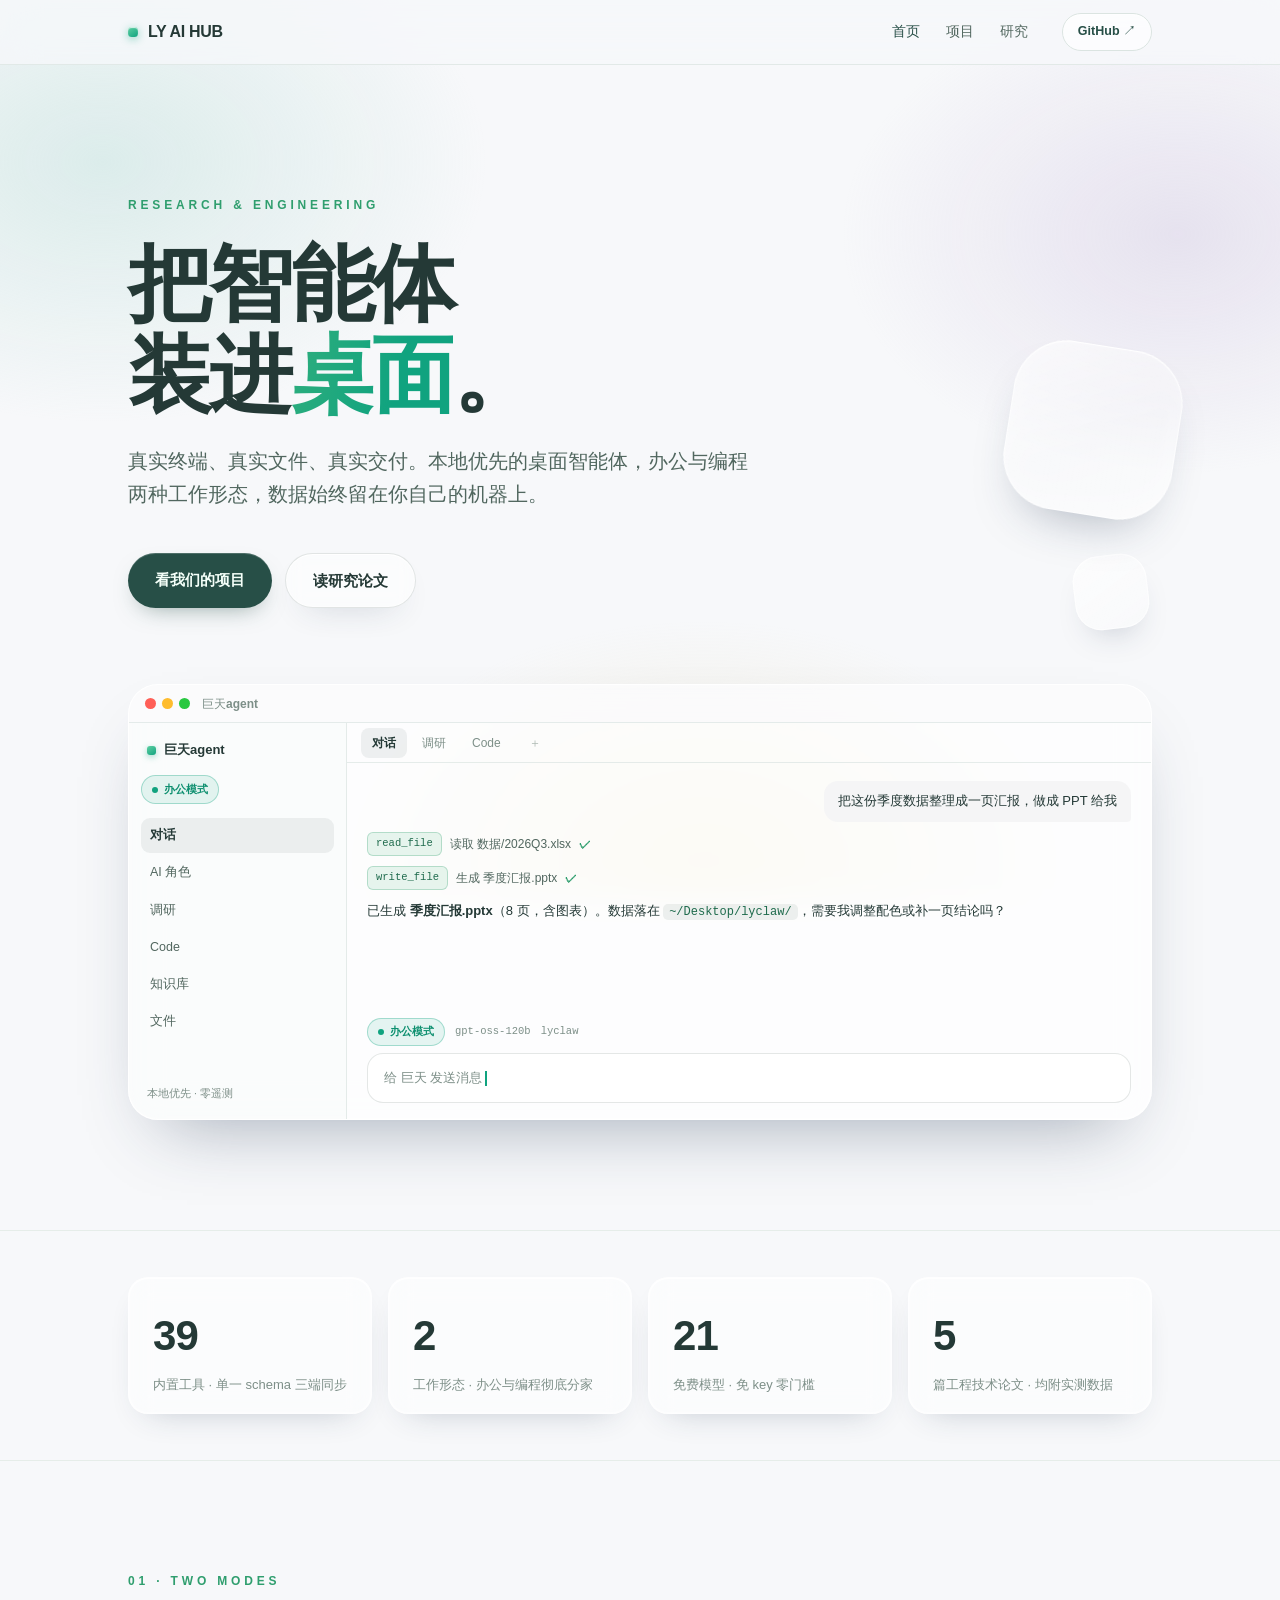
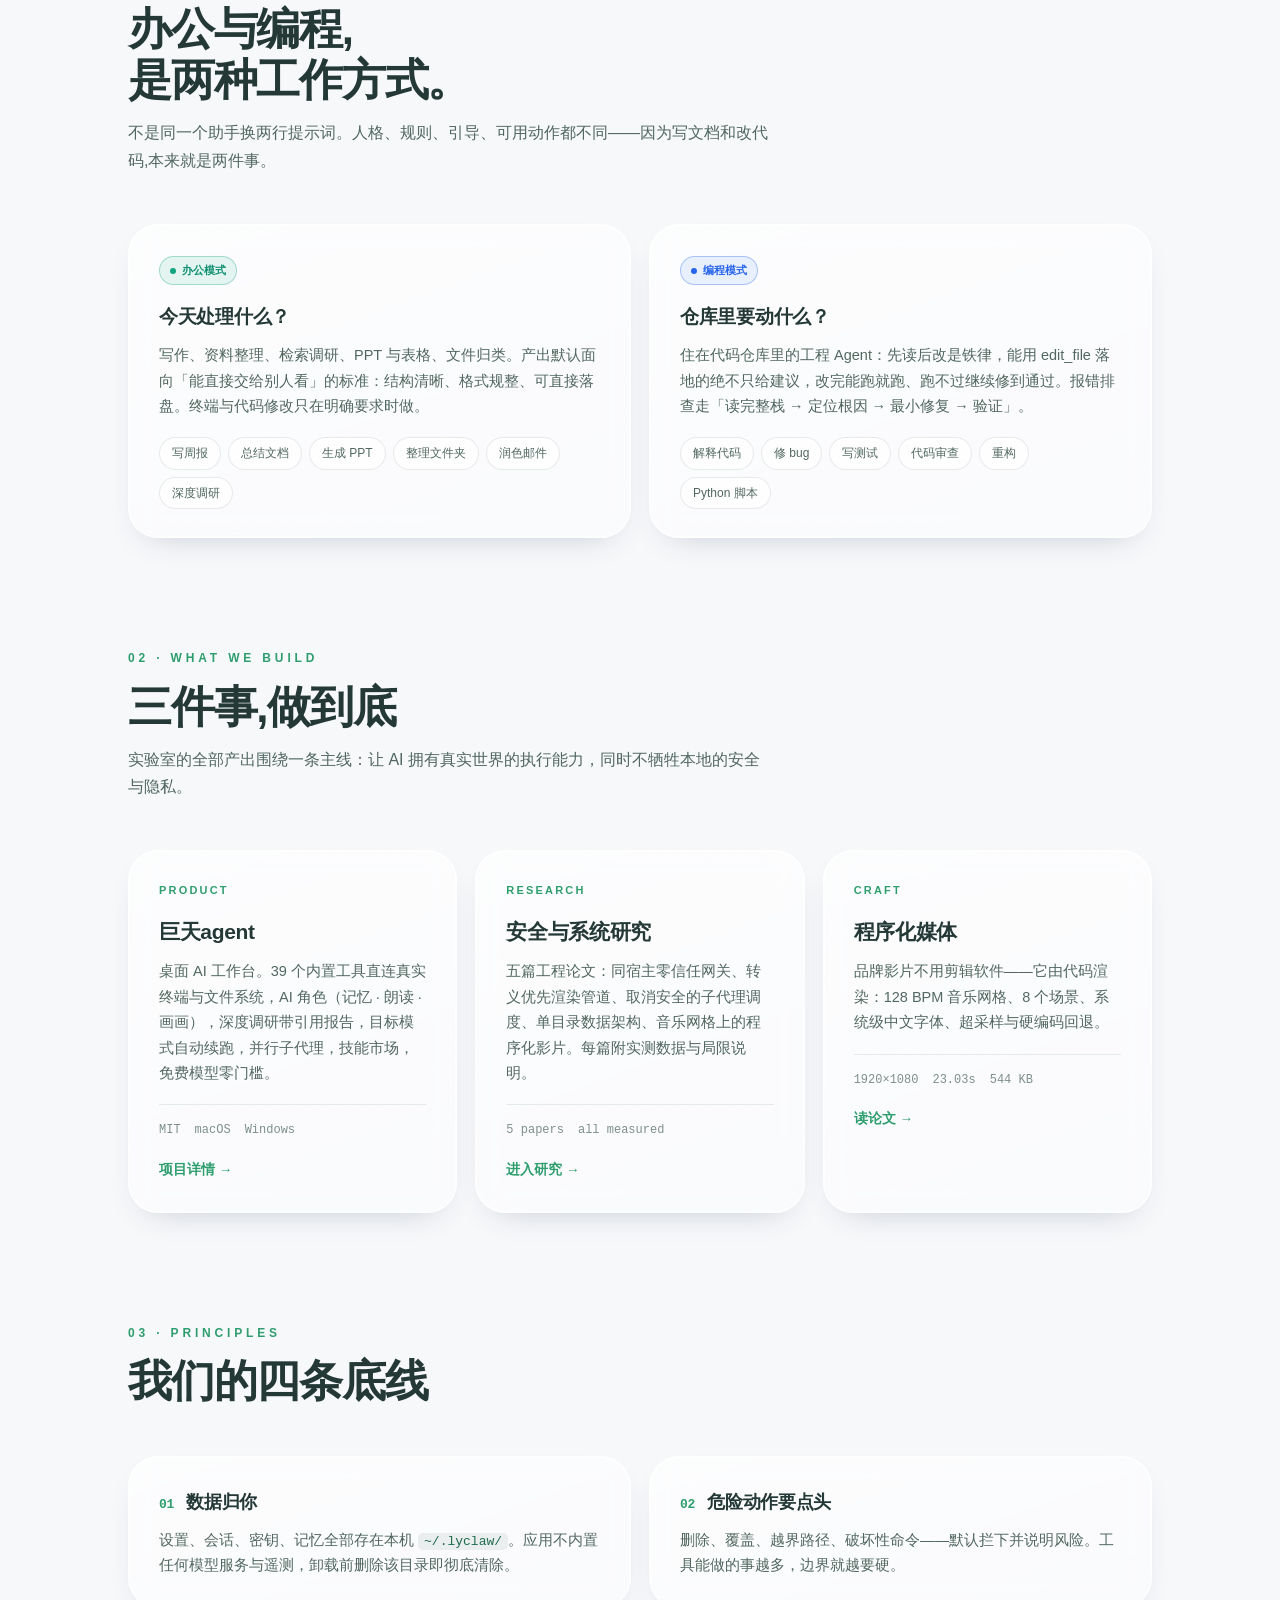
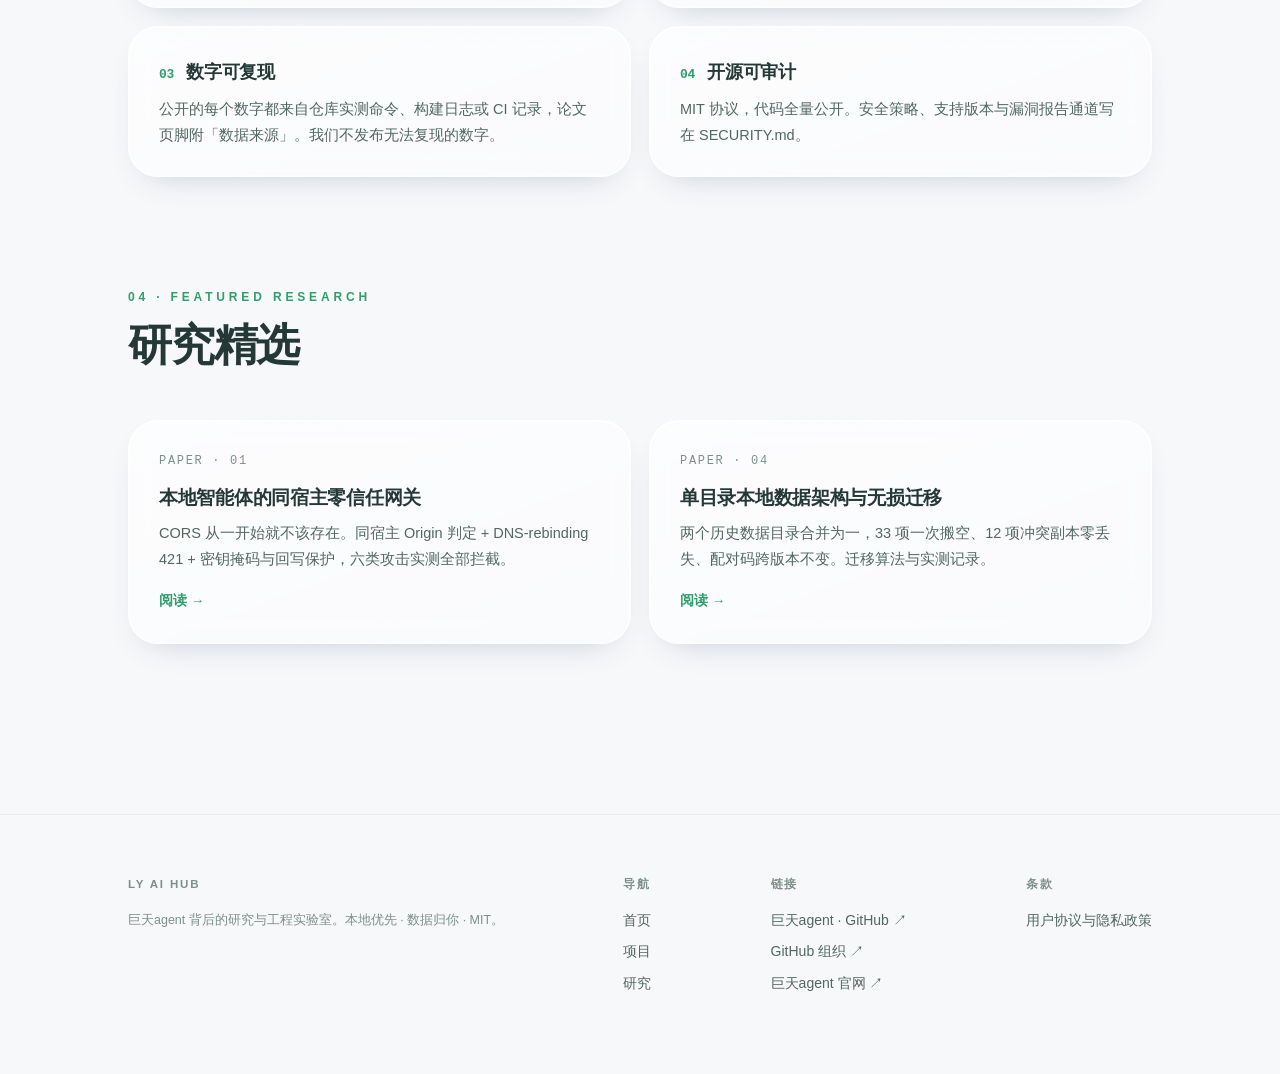
<file: index.html>
<!DOCTYPE html>
<html lang="zh-CN">
<head>
<meta charset="UTF-8">
<meta name="viewport" content="width=device-width, initial-scale=1">
<title>LY AI HUB — 桌面智能体与程序化媒体实验室</title>
<meta name="description" content="LY AI HUB 是巨天agent 背后的研究与工程实验室：本地优先的桌面智能体、零信任安全网关、程序化品牌影片渲染。">
<meta property="og:title" content="LY AI HUB — 把智能体装进桌面">
<meta property="og:description" content="本地优先的桌面智能体：真实的终端与文件系统、办公/编程双形态、并行子代理、零信任安全网关。">
<meta property="og:type" content="website">
<link rel="stylesheet" href="assets/style.css">
</head>
<body>

<nav class="nav">
  <div class="nav-in">
    <a class="brand" href="index.html"><span class="dot"></span>LY AI HUB</a>
    <div class="links">
      <a href="index.html" class="on">首页</a>
      <a href="projects.html">项目</a>
      <a href="research.html">研究</a>
    </div>
    <a class="gh" href="https://github.com/deepseekv5" target="_blank" rel="noopener">GitHub ↗</a>
  </div>
</nav>

<header class="hero">
  <div class="wrap">
    <div class="kicker">Research &amp; Engineering</div>
    <h1>把智能体<br>装进<span class="g">桌面</span>。</h1>
    <p class="sub">真实终端、真实文件、真实交付。本地优先的桌面智能体，办公与编程两种工作形态，数据始终留在你自己的机器上。</p>
    <div class="cta">
      <a class="btn p" href="projects.html">看我们的项目</a>
      <a class="btn g" href="research.html">读研究论文</a>
    </div>
  </div>

  <!-- 产品真身：按应用实际布局绘制（侧栏 / 标签页 / 对话 / 状态条） -->
  <div class="wrap">
    <div class="app-mock reveal" aria-label="巨天agent 界面示意">
      <div class="am-bar">
        <span class="am-lights"><i></i><i></i><i></i></span>
        <span class="am-title">巨天agent</span>
      </div>
      <div class="am-body">
        <aside class="am-side">
          <div class="am-brand"><span class="am-dot"></span>巨天agent</div>
          <div class="am-mode office"><span class="am-mdot"></span>办公模式</div>
          <nav class="am-nav">
            <span class="on">对话</span><span>AI 角色</span><span>调研</span><span>Code</span><span>知识库</span><span>文件</span>
          </nav>
          <div class="am-side-foot">本地优先 · 零遥测</div>
        </aside>
        <section class="am-main">
          <div class="am-tabs"><span class="on">对话</span><span>调研</span><span>Code</span><span class="plus">＋</span></div>
          <div class="am-chat">
            <div class="am-msg user">把这份季度数据整理成一页汇报，做成 PPT 给我</div>
            <div class="am-tool"><span class="am-tchip">read_file</span> 读取 数据/2026Q3.xlsx<span class="am-ok">✓</span></div>
            <div class="am-tool"><span class="am-tchip">write_file</span> 生成 季度汇报.pptx<span class="am-ok">✓</span></div>
            <div class="am-msg ai">已生成 <b>季度汇报.pptx</b>（8 页，含图表）。数据落在 <code>~/Desktop/lyclaw/</code>，需要我调整配色或补一页结论吗？</div>
          </div>
          <div class="am-composer">
            <div class="am-status">
              <span class="am-chip office"><span class="am-mdot"></span>办公模式</span>
              <span>gpt-oss-120b</span><span>lyclaw</span>
            </div>
            <div class="am-input">给 巨天 发送消息<span class="am-caret"></span></div>
          </div>
        </section>
      </div>
    </div>
  </div>
</header>

<div class="metrics">
  <div class="wrap">
    <div class="metric reveal"><div class="n">39</div><div class="l">内置工具 · 单一 schema 三端同步</div></div>
    <div class="metric reveal"><div class="n">2</div><div class="l">工作形态 · 办公与编程彻底分家</div></div>
    <div class="metric reveal"><div class="n">21</div><div class="l">免费模型 · 免 key 零门槛</div></div>
    <div class="metric reveal"><div class="n">5</div><div class="l">篇工程技术论文 · 均附实测数据</div></div>
  </div>
</div>

<section class="sec">
  <div class="wrap">
    <div class="sec-head reveal">
      <div class="kicker">01 · Two modes</div>
      <h2>办公与编程,<br>是两种工作方式。</h2>
      <p>不是同一个助手换两行提示词。人格、规则、引导、可用动作都不同——因为写文档和改代码,本来就是两件事。</p>
    </div>
    <div class="grid c2">
      <div class="card mode-card reveal">
        <div class="mc-head"><span class="am-chip office"><span class="am-mdot"></span>办公模式</span></div>
        <h3>今天处理什么？</h3>
        <p>写作、资料整理、检索调研、PPT 与表格、文件归类。产出默认面向「能直接交给别人看」的标准：结构清晰、格式规整、可直接落盘。终端与代码修改只在明确要求时做。</p>
        <div class="mc-chips"><span>写周报</span><span>总结文档</span><span>生成 PPT</span><span>整理文件夹</span><span>润色邮件</span><span>深度调研</span></div>
      </div>
      <div class="card mode-card reveal">
        <div class="mc-head"><span class="am-chip coding"><span class="am-mdot"></span>编程模式</span></div>
        <h3>仓库里要动什么？</h3>
        <p>住在代码仓库里的工程 Agent：先读后改是铁律，能用 edit_file 落地的绝不只给建议，改完能跑就跑、跑不过继续修到通过。报错排查走「读完整栈 → 定位根因 → 最小修复 → 验证」。</p>
        <div class="mc-chips"><span>解释代码</span><span>修 bug</span><span>写测试</span><span>代码审查</span><span>重构</span><span>Python 脚本</span></div>
      </div>
    </div>
  </div>
</section>

<section class="sec" style="padding-top:0">
  <div class="wrap">
    <div class="sec-head reveal">
      <div class="kicker">02 · What we build</div>
      <h2>三件事,做到底</h2>
      <p>实验室的全部产出围绕一条主线：让 AI 拥有真实世界的执行能力，同时不牺牲本地的安全与隐私。</p>
    </div>
    <div class="grid c3">
      <div class="card reveal">
        <span class="tag">Product</span>
        <h3>巨天agent</h3>
        <p>桌面 AI 工作台。39 个内置工具直连真实终端与文件系统，AI 角色（记忆 · 朗读 · 画画），深度调研带引用报告，目标模式自动续跑，并行子代理，技能市场，免费模型零门槛。</p>
        <div class="meta"><span>MIT</span><span>macOS</span><span>Windows</span></div>
        <a class="go" href="projects.html">项目详情 →</a>
      </div>
      <div class="card reveal">
        <span class="tag">Research</span>
        <h3>安全与系统研究</h3>
        <p>五篇工程论文：同宿主零信任网关、转义优先渲染管道、取消安全的子代理调度、单目录数据架构、音乐网格上的程序化影片。每篇附实测数据与局限说明。</p>
        <div class="meta"><span>5 papers</span><span>all measured</span></div>
        <a class="go" href="research.html">进入研究 →</a>
      </div>
      <div class="card reveal">
        <span class="tag">Craft</span>
        <h3>程序化媒体</h3>
        <p>品牌影片不用剪辑软件——它由代码渲染：128 BPM 音乐网格、8 个场景、系统级中文字体、超采样与硬编码回退。</p>
        <div class="meta"><span>1920×1080</span><span>23.03s</span><span>544 KB</span></div>
        <a class="go" href="research/p5-bpm-film-engine.html">读论文 →</a>
      </div>
    </div>
  </div>
</section>

<section class="sec" style="padding-top:0">
  <div class="wrap">
    <div class="sec-head reveal">
      <div class="kicker">03 · Principles</div>
      <h2>我们的四条底线</h2>
    </div>
    <div class="grid c2">
      <div class="card princ reveal">
        <h3><span class="pn">01</span>数据归你</h3>
        <p>设置、会话、密钥、记忆全部存在本机 <code>~/.lyclaw/</code>。应用不内置任何模型服务与遥测，卸载前删除该目录即彻底清除。</p>
      </div>
      <div class="card princ reveal">
        <h3><span class="pn">02</span>危险动作要点头</h3>
        <p>删除、覆盖、越界路径、破坏性命令——默认拦下并说明风险。工具能做的事越多，边界就越要硬。</p>
      </div>
      <div class="card princ reveal">
        <h3><span class="pn">03</span>数字可复现</h3>
        <p>公开的每个数字都来自仓库实测命令、构建日志或 CI 记录，论文页脚附「数据来源」。我们不发布无法复现的数字。</p>
      </div>
      <div class="card princ reveal">
        <h3><span class="pn">04</span>开源可审计</h3>
        <p>MIT 协议，代码全量公开。安全策略、支持版本与漏洞报告通道写在 SECURITY.md。</p>
      </div>
    </div>
  </div>
</section>

<section class="sec" style="padding-top:0">
  <div class="wrap">
    <div class="sec-head reveal">
      <div class="kicker">04 · Featured research</div>
      <h2>研究精选</h2>
    </div>
    <div class="grid c2">
      <a class="card rcard reveal" href="research/p1-zero-trust-gateway.html">
        <span class="no">PAPER · 01</span>
        <h3>本地智能体的同宿主零信任网关</h3>
        <p>CORS 从一开始就不该存在。同宿主 Origin 判定 + DNS-rebinding 421 + 密钥掩码与回写保护，六类攻击实测全部拦截。</p>
        <span class="go">阅读 →</span>
      </a>
      <a class="card rcard reveal" href="research/p4-single-dir-data.html">
        <span class="no">PAPER · 04</span>
        <h3>单目录本地数据架构与无损迁移</h3>
        <p>两个历史数据目录合并为一，33 项一次搬空、12 项冲突副本零丢失、配对码跨版本不变。迁移算法与实测记录。</p>
        <span class="go">阅读 →</span>
      </a>
    </div>
  </div>
</section>

<footer>
  <div class="wrap">
    <div class="col">
      <b>LY AI HUB</b>
      <div class="fine">巨天agent 背后的研究与工程实验室。本地优先 · 数据归你 · MIT。</div>
    </div>
    <div class="col">
      <b>导航</b>
      <a href="index.html">首页</a>
      <a href="projects.html">项目</a>
      <a href="research.html">研究</a>
    </div>
    <div class="col">
      <b>链接</b>
      <a href="https://github.com/deepseekv5/jutian-agent" target="_blank" rel="noopener">巨天agent · GitHub ↗</a>
      <a href="https://github.com/deepseekv5" target="_blank" rel="noopener">GitHub 组织 ↗</a>
      <a href="https://deepseekv5.github.io/jutian-agent/" target="_blank" rel="noopener">巨天agent 官网 ↗</a>
    </div>
    <div class="col"><b>条款</b>
      <a href="legal.html">用户协议与隐私政策</a>
    </div>
  </div>
</footer>

<script>
  const io = new IntersectionObserver((es) => {
    es.forEach((e) => { if (e.isIntersecting) { e.target.classList.add('in'); io.unobserve(e.target); } });
  }, { threshold: 0.12 });
  document.querySelectorAll('.reveal').forEach((el) => io.observe(el));
</script>
</body>
</html>
</file>
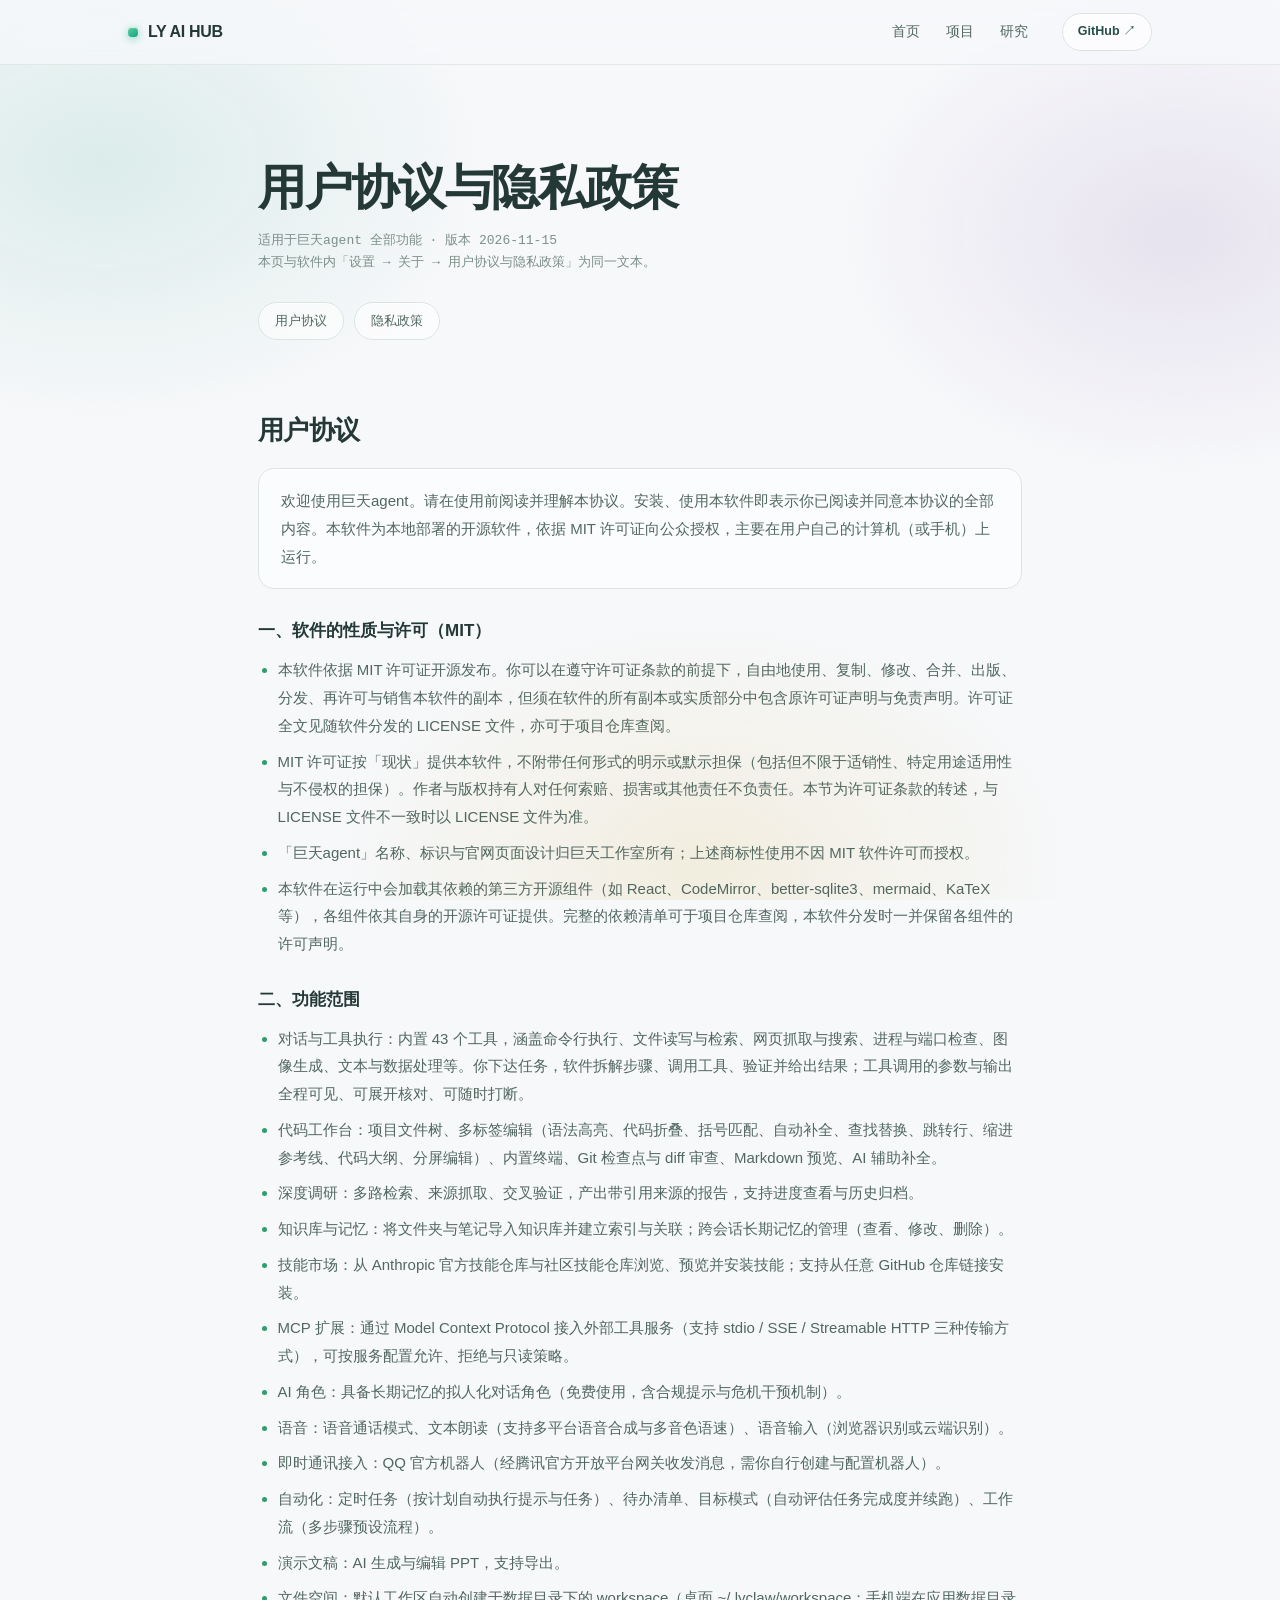
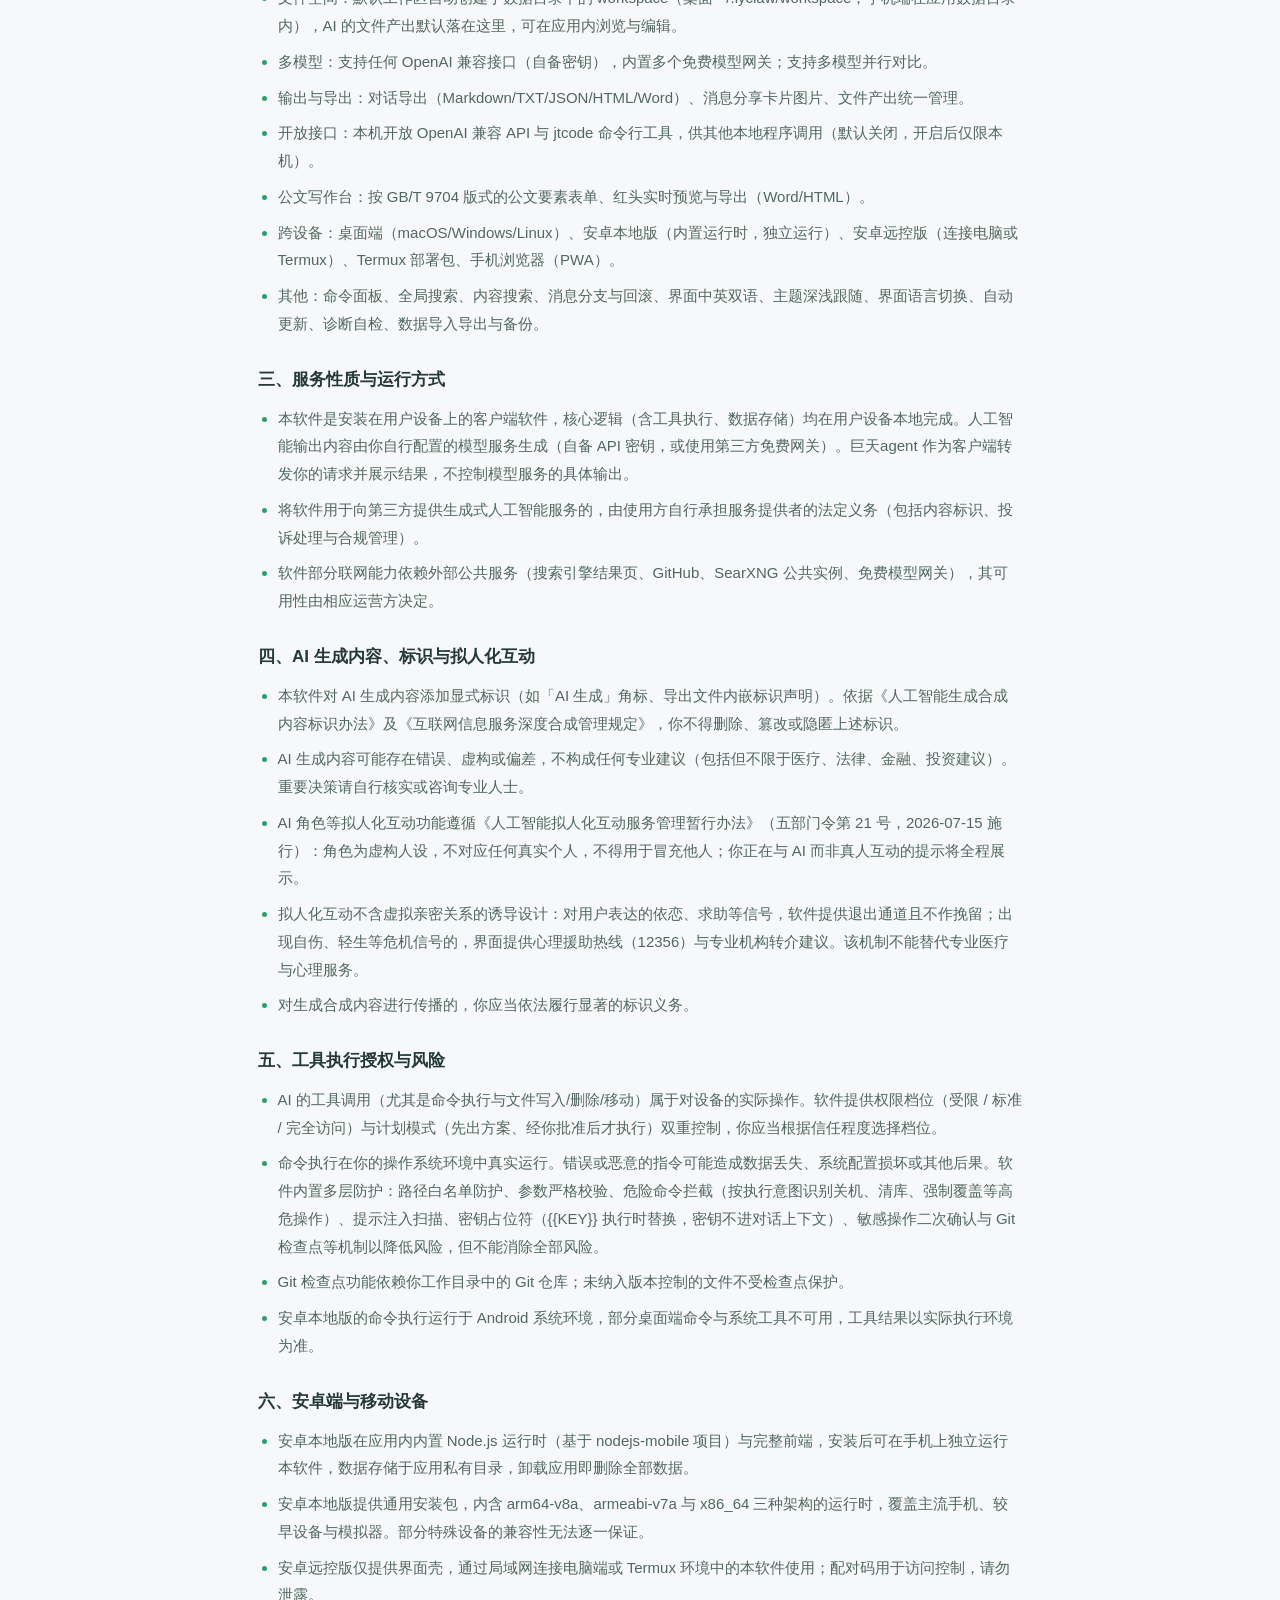
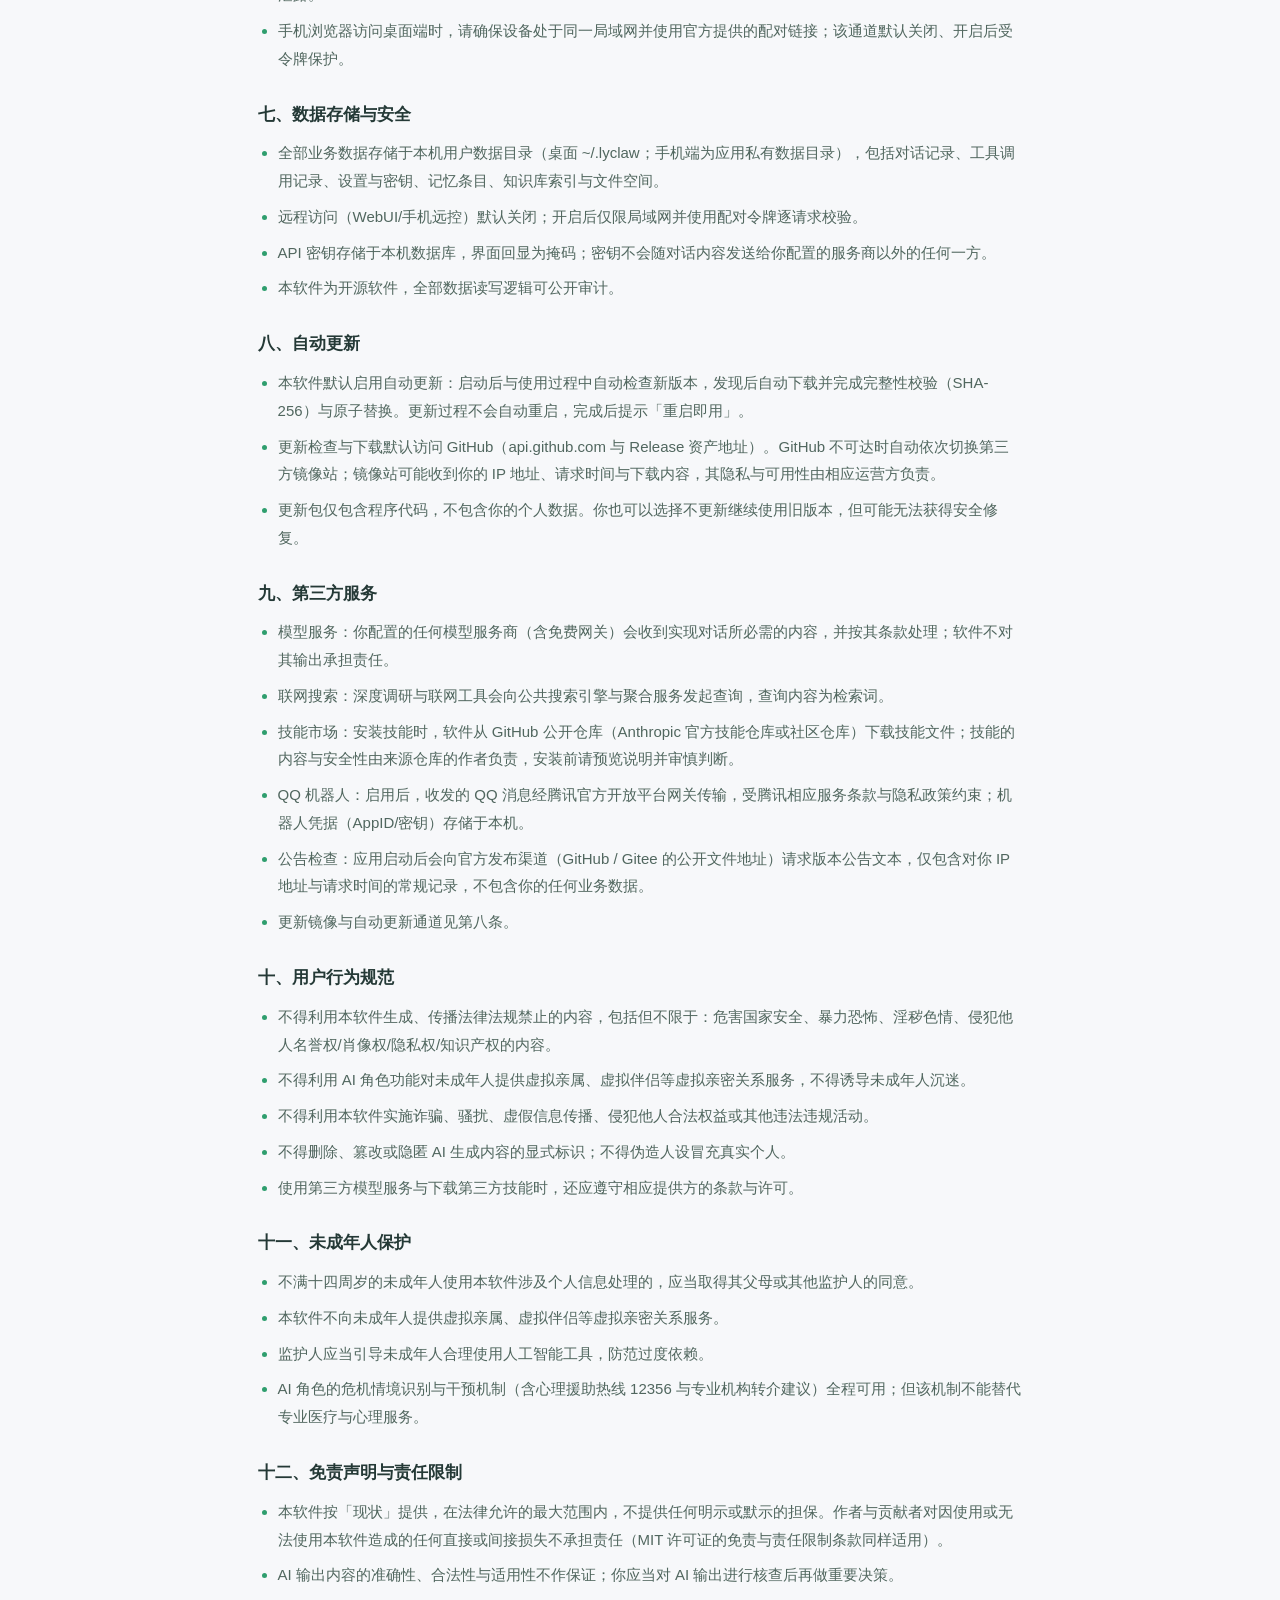
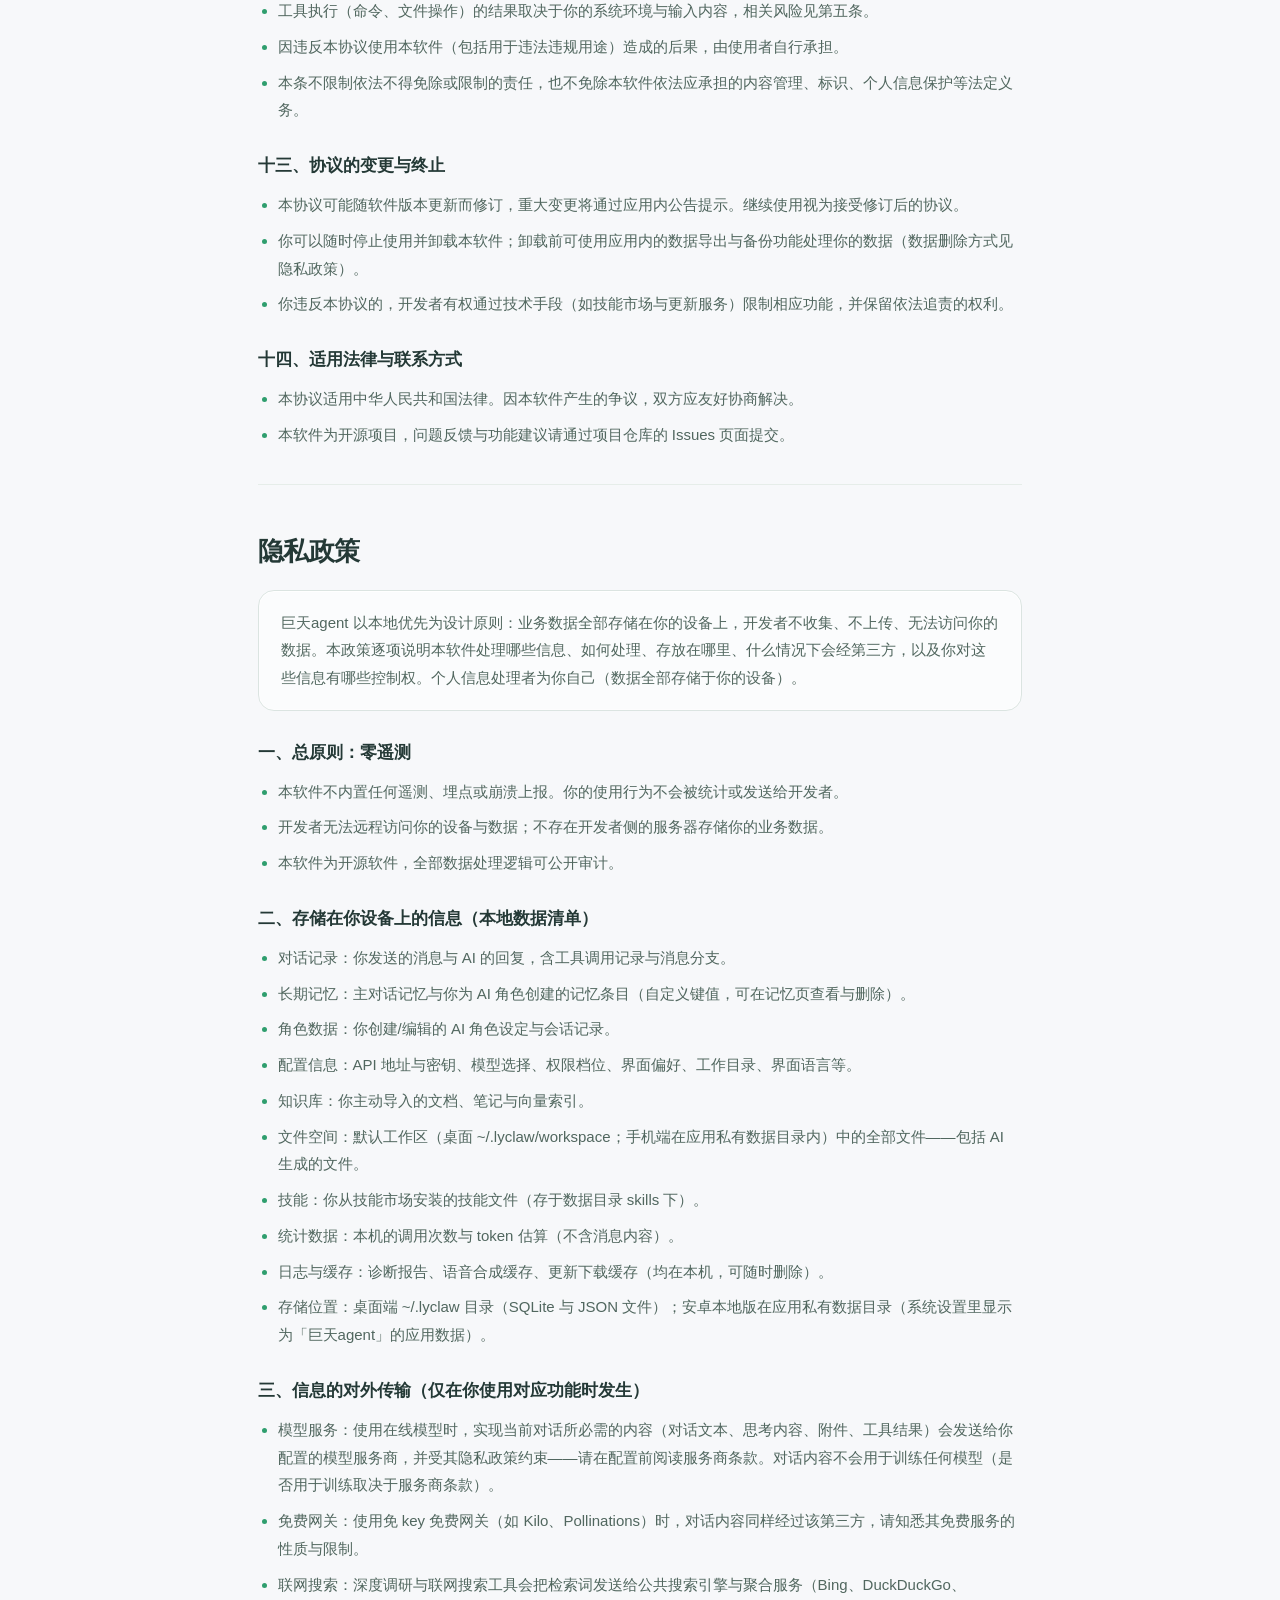
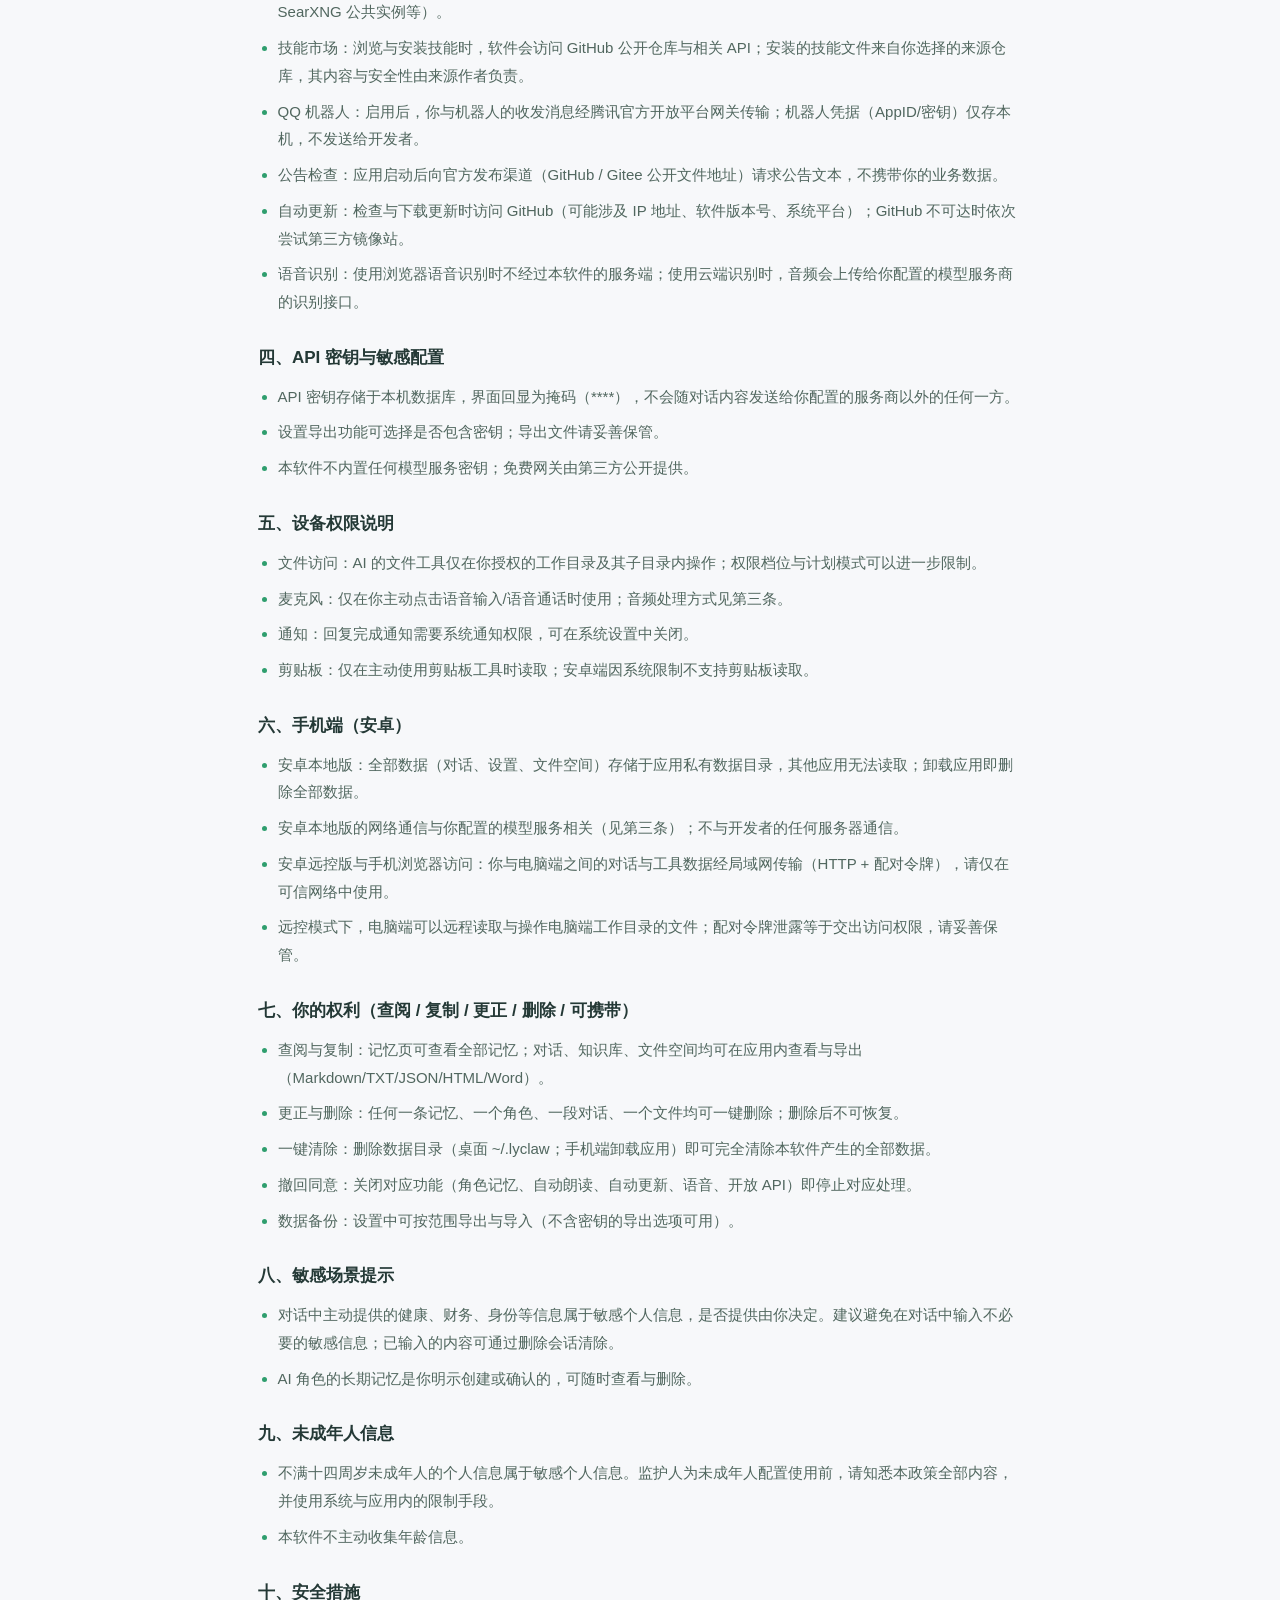
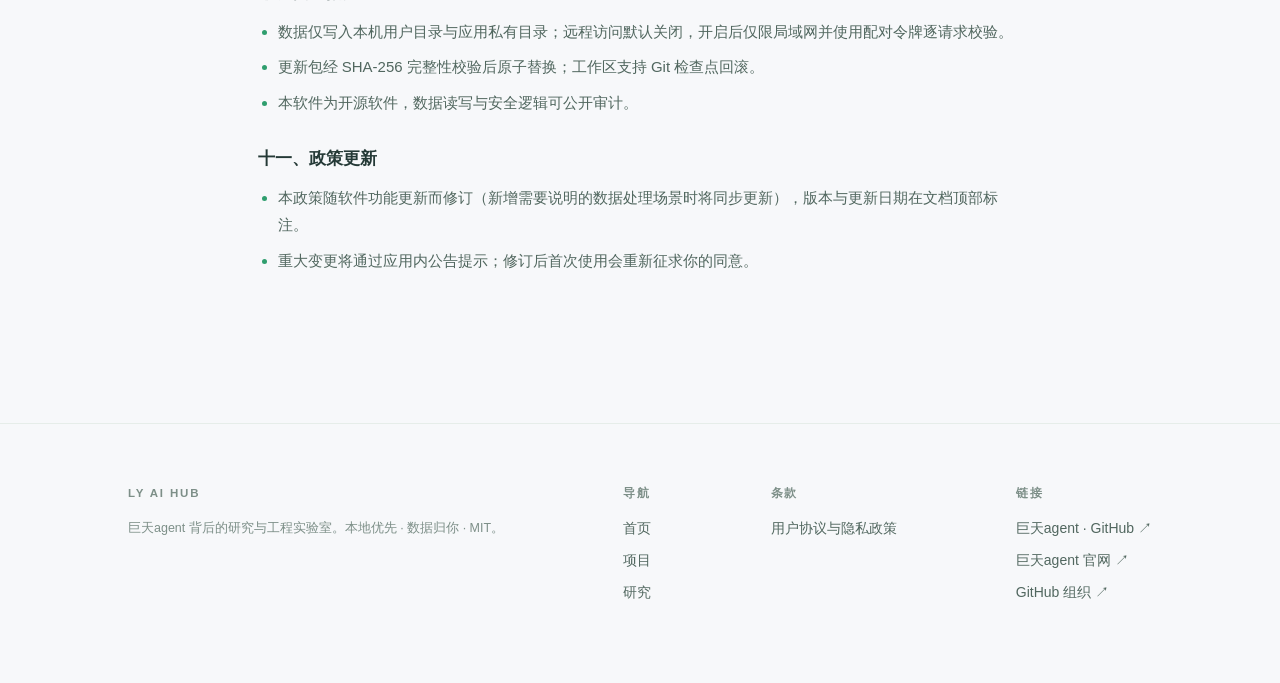
<file: legal.html>
<!DOCTYPE html>
<html lang="zh-CN">
<head>
<meta charset="UTF-8">
<meta name="viewport" content="width=device-width, initial-scale=1">
<title>用户协议与隐私政策 — LY AI HUB</title>
<meta name="description" content="巨天agent 用户协议与隐私政策。本地优先，数据不出本机。">
<link rel="stylesheet" href="assets/style.css">
<style>
/* legal.html —— 由巨天agent 仓库 scripts/gen-legal-site.mjs 从 src/shared/legal.ts 生成，勿手改 */
.hub-legal{max-width:820px;margin:0 auto;padding:96px 28px 80px}
.hub-legal h1{font-size:clamp(30px,5vw,48px);font-weight:600;letter-spacing:-0.028em;line-height:1.14;margin-bottom:14px}
.hub-legal .meta{color:var(--ink-3);font-family:var(--mono);font-size:13px;line-height:1.7;margin-bottom:28px}
.hub-legal .toc{display:flex;gap:10px;flex-wrap:wrap;margin-bottom:24px}
.hub-legal .toc a{font-size:13px;color:var(--ink-2);background:var(--glass);border:1px solid var(--line);border-radius:999px;padding:7px 16px;box-shadow:inset 0 1px 0 rgba(255,255,255,.85);transition:.2s}
.hub-legal .toc a:hover{color:var(--green-deep);border-color:var(--green-2)}
.hub-doc{padding-top:44px;scroll-margin-top:88px}
.hub-doc+.hub-doc{margin-top:36px;border-top:1px solid var(--line-soft)}
.hub-doc h2{font-size:26px;font-weight:650;letter-spacing:-0.02em;margin-bottom:16px}
.hub-doc .intro{color:var(--ink-2);line-height:1.85;background:var(--glass);border:1px solid var(--line);border-radius:16px;padding:18px 22px;margin-bottom:28px;font-size:15px;box-shadow:var(--glass-hi)}
.hub-doc h3{font-size:17px;font-weight:600;margin:28px 0 10px}
.hub-doc ul{padding-left:1.15em;margin:0}
.hub-doc li{color:var(--ink-2);line-height:1.85;margin:8px 0;font-size:15px}
.hub-doc li::marker{color:var(--green-2)}</style>
</head>
<body>
<nav class="nav">
  <div class="nav-in">
    <a class="brand" href="index.html"><span class="dot"></span>LY AI HUB</a>
    <div class="links">
      <a href="index.html">首页</a>
      <a href="projects.html">项目</a>
      <a href="research.html">研究</a>
    </div>
    <a class="gh" href="https://github.com/deepseekv5" target="_blank" rel="noopener">GitHub ↗</a>
  </div>
</nav>
<div class="hub-legal">
  <h1>用户协议与隐私政策</h1>
  <p class="meta">适用于巨天agent 全部功能 · 版本 2026-11-15<br>本页与软件内「设置 → 关于 → 用户协议与隐私政策」为同一文本。</p>
  <nav class="toc" aria-label="文档导航"><a href="#agreement">用户协议</a><a href="#privacy">隐私政策</a></nav>
    <section class="hub-doc" id="agreement">
      <h2>用户协议</h2>
      <p class="intro">欢迎使用巨天agent。请在使用前阅读并理解本协议。安装、使用本软件即表示你已阅读并同意本协议的全部内容。本软件为本地部署的开源软件，依据 MIT 许可证向公众授权，主要在用户自己的计算机（或手机）上运行。</p>
      <h3>一、软件的性质与许可（MIT）</h3>
      <ul>
        <li>本软件依据 MIT 许可证开源发布。你可以在遵守许可证条款的前提下，自由地使用、复制、修改、合并、出版、分发、再许可与销售本软件的副本，但须在软件的所有副本或实质部分中包含原许可证声明与免责声明。许可证全文见随软件分发的 LICENSE 文件，亦可于项目仓库查阅。</li>
        <li>MIT 许可证按「现状」提供本软件，不附带任何形式的明示或默示担保（包括但不限于适销性、特定用途适用性与不侵权的担保）。作者与版权持有人对任何索赔、损害或其他责任不负责任。本节为许可证条款的转述，与 LICENSE 文件不一致时以 LICENSE 文件为准。</li>
        <li>「巨天agent」名称、标识与官网页面设计归巨天工作室所有；上述商标性使用不因 MIT 软件许可而授权。</li>
        <li>本软件在运行中会加载其依赖的第三方开源组件（如 React、CodeMirror、better-sqlite3、mermaid、KaTeX 等），各组件依其自身的开源许可证提供。完整的依赖清单可于项目仓库查阅，本软件分发时一并保留各组件的许可声明。</li>
      </ul>
      <h3>二、功能范围</h3>
      <ul>
        <li>对话与工具执行：内置 43 个工具，涵盖命令行执行、文件读写与检索、网页抓取与搜索、进程与端口检查、图像生成、文本与数据处理等。你下达任务，软件拆解步骤、调用工具、验证并给出结果；工具调用的参数与输出全程可见、可展开核对、可随时打断。</li>
        <li>代码工作台：项目文件树、多标签编辑（语法高亮、代码折叠、括号匹配、自动补全、查找替换、跳转行、缩进参考线、代码大纲、分屏编辑）、内置终端、Git 检查点与 diff 审查、Markdown 预览、AI 辅助补全。</li>
        <li>深度调研：多路检索、来源抓取、交叉验证，产出带引用来源的报告，支持进度查看与历史归档。</li>
        <li>知识库与记忆：将文件夹与笔记导入知识库并建立索引与关联；跨会话长期记忆的管理（查看、修改、删除）。</li>
        <li>技能市场：从 Anthropic 官方技能仓库与社区技能仓库浏览、预览并安装技能；支持从任意 GitHub 仓库链接安装。</li>
        <li>MCP 扩展：通过 Model Context Protocol 接入外部工具服务（支持 stdio / SSE / Streamable HTTP 三种传输方式），可按服务配置允许、拒绝与只读策略。</li>
        <li>AI 角色：具备长期记忆的拟人化对话角色（免费使用，含合规提示与危机干预机制）。</li>
        <li>语音：语音通话模式、文本朗读（支持多平台语音合成与多音色语速）、语音输入（浏览器识别或云端识别）。</li>
        <li>即时通讯接入：QQ 官方机器人（经腾讯官方开放平台网关收发消息，需你自行创建与配置机器人）。</li>
        <li>自动化：定时任务（按计划自动执行提示与任务）、待办清单、目标模式（自动评估任务完成度并续跑）、工作流（多步骤预设流程）。</li>
        <li>演示文稿：AI 生成与编辑 PPT，支持导出。</li>
        <li>文件空间：默认工作区自动创建于数据目录下的 workspace（桌面 ~/.lyclaw/workspace；手机端在应用数据目录内），AI 的文件产出默认落在这里，可在应用内浏览与编辑。</li>
        <li>多模型：支持任何 OpenAI 兼容接口（自备密钥），内置多个免费模型网关；支持多模型并行对比。</li>
        <li>输出与导出：对话导出（Markdown/TXT/JSON/HTML/Word）、消息分享卡片图片、文件产出统一管理。</li>
        <li>开放接口：本机开放 OpenAI 兼容 API 与 jtcode 命令行工具，供其他本地程序调用（默认关闭，开启后仅限本机）。</li>
        <li>公文写作台：按 GB/T 9704 版式的公文要素表单、红头实时预览与导出（Word/HTML）。</li>
        <li>跨设备：桌面端（macOS/Windows/Linux）、安卓本地版（内置运行时，独立运行）、安卓远控版（连接电脑或 Termux）、Termux 部署包、手机浏览器（PWA）。</li>
        <li>其他：命令面板、全局搜索、内容搜索、消息分支与回滚、界面中英双语、主题深浅跟随、界面语言切换、自动更新、诊断自检、数据导入导出与备份。</li>
      </ul>
      <h3>三、服务性质与运行方式</h3>
      <ul>
        <li>本软件是安装在用户设备上的客户端软件，核心逻辑（含工具执行、数据存储）均在用户设备本地完成。人工智能输出内容由你自行配置的模型服务生成（自备 API 密钥，或使用第三方免费网关）。巨天agent 作为客户端转发你的请求并展示结果，不控制模型服务的具体输出。</li>
        <li>将软件用于向第三方提供生成式人工智能服务的，由使用方自行承担服务提供者的法定义务（包括内容标识、投诉处理与合规管理）。</li>
        <li>软件部分联网能力依赖外部公共服务（搜索引擎结果页、GitHub、SearXNG 公共实例、免费模型网关），其可用性由相应运营方决定。</li>
      </ul>
      <h3>四、AI 生成内容、标识与拟人化互动</h3>
      <ul>
        <li>本软件对 AI 生成内容添加显式标识（如「AI 生成」角标、导出文件内嵌标识声明）。依据《人工智能生成合成内容标识办法》及《互联网信息服务深度合成管理规定》，你不得删除、篡改或隐匿上述标识。</li>
        <li>AI 生成内容可能存在错误、虚构或偏差，不构成任何专业建议（包括但不限于医疗、法律、金融、投资建议）。重要决策请自行核实或咨询专业人士。</li>
        <li>AI 角色等拟人化互动功能遵循《人工智能拟人化互动服务管理暂行办法》（五部门令第 21 号，2026-07-15 施行）：角色为虚构人设，不对应任何真实个人，不得用于冒充他人；你正在与 AI 而非真人互动的提示将全程展示。</li>
        <li>拟人化互动不含虚拟亲密关系的诱导设计：对用户表达的依恋、求助等信号，软件提供退出通道且不作挽留；出现自伤、轻生等危机信号的，界面提供心理援助热线（12356）与专业机构转介建议。该机制不能替代专业医疗与心理服务。</li>
        <li>对生成合成内容进行传播的，你应当依法履行显著的标识义务。</li>
      </ul>
      <h3>五、工具执行授权与风险</h3>
      <ul>
        <li>AI 的工具调用（尤其是命令执行与文件写入/删除/移动）属于对设备的实际操作。软件提供权限档位（受限 / 标准 / 完全访问）与计划模式（先出方案、经你批准后才执行）双重控制，你应当根据信任程度选择档位。</li>
        <li>命令执行在你的操作系统环境中真实运行。错误或恶意的指令可能造成数据丢失、系统配置损坏或其他后果。软件内置多层防护：路径白名单防护、参数严格校验、危险命令拦截（按执行意图识别关机、清库、强制覆盖等高危操作）、提示注入扫描、密钥占位符（{{KEY}} 执行时替换，密钥不进对话上下文）、敏感操作二次确认与 Git 检查点等机制以降低风险，但不能消除全部风险。</li>
        <li>Git 检查点功能依赖你工作目录中的 Git 仓库；未纳入版本控制的文件不受检查点保护。</li>
        <li>安卓本地版的命令执行运行于 Android 系统环境，部分桌面端命令与系统工具不可用，工具结果以实际执行环境为准。</li>
      </ul>
      <h3>六、安卓端与移动设备</h3>
      <ul>
        <li>安卓本地版在应用内内置 Node.js 运行时（基于 nodejs-mobile 项目）与完整前端，安装后可在手机上独立运行本软件，数据存储于应用私有目录，卸载应用即删除全部数据。</li>
        <li>安卓本地版提供通用安装包，内含 arm64-v8a、armeabi-v7a 与 x86_64 三种架构的运行时，覆盖主流手机、较早设备与模拟器。部分特殊设备的兼容性无法逐一保证。</li>
        <li>安卓远控版仅提供界面壳，通过局域网连接电脑端或 Termux 环境中的本软件使用；配对码用于访问控制，请勿泄露。</li>
        <li>手机浏览器访问桌面端时，请确保设备处于同一局域网并使用官方提供的配对链接；该通道默认关闭、开启后受令牌保护。</li>
      </ul>
      <h3>七、数据存储与安全</h3>
      <ul>
        <li>全部业务数据存储于本机用户数据目录（桌面 ~/.lyclaw；手机端为应用私有数据目录），包括对话记录、工具调用记录、设置与密钥、记忆条目、知识库索引与文件空间。</li>
        <li>远程访问（WebUI/手机远控）默认关闭；开启后仅限局域网并使用配对令牌逐请求校验。</li>
        <li>API 密钥存储于本机数据库，界面回显为掩码；密钥不会随对话内容发送给你配置的服务商以外的任何一方。</li>
        <li>本软件为开源软件，全部数据读写逻辑可公开审计。</li>
      </ul>
      <h3>八、自动更新</h3>
      <ul>
        <li>本软件默认启用自动更新：启动后与使用过程中自动检查新版本，发现后自动下载并完成完整性校验（SHA-256）与原子替换。更新过程不会自动重启，完成后提示「重启即用」。</li>
        <li>更新检查与下载默认访问 GitHub（api.github.com 与 Release 资产地址）。GitHub 不可达时自动依次切换第三方镜像站；镜像站可能收到你的 IP 地址、请求时间与下载内容，其隐私与可用性由相应运营方负责。</li>
        <li>更新包仅包含程序代码，不包含你的个人数据。你也可以选择不更新继续使用旧版本，但可能无法获得安全修复。</li>
      </ul>
      <h3>九、第三方服务</h3>
      <ul>
        <li>模型服务：你配置的任何模型服务商（含免费网关）会收到实现对话所必需的内容，并按其条款处理；软件不对其输出承担责任。</li>
        <li>联网搜索：深度调研与联网工具会向公共搜索引擎与聚合服务发起查询，查询内容为检索词。</li>
        <li>技能市场：安装技能时，软件从 GitHub 公开仓库（Anthropic 官方技能仓库或社区仓库）下载技能文件；技能的内容与安全性由来源仓库的作者负责，安装前请预览说明并审慎判断。</li>
        <li>QQ 机器人：启用后，收发的 QQ 消息经腾讯官方开放平台网关传输，受腾讯相应服务条款与隐私政策约束；机器人凭据（AppID/密钥）存储于本机。</li>
        <li>公告检查：应用启动后会向官方发布渠道（GitHub / Gitee 的公开文件地址）请求版本公告文本，仅包含对你 IP 地址与请求时间的常规记录，不包含你的任何业务数据。</li>
        <li>更新镜像与自动更新通道见第八条。</li>
      </ul>
      <h3>十、用户行为规范</h3>
      <ul>
        <li>不得利用本软件生成、传播法律法规禁止的内容，包括但不限于：危害国家安全、暴力恐怖、淫秽色情、侵犯他人名誉权/肖像权/隐私权/知识产权的内容。</li>
        <li>不得利用 AI 角色功能对未成年人提供虚拟亲属、虚拟伴侣等虚拟亲密关系服务，不得诱导未成年人沉迷。</li>
        <li>不得利用本软件实施诈骗、骚扰、虚假信息传播、侵犯他人合法权益或其他违法违规活动。</li>
        <li>不得删除、篡改或隐匿 AI 生成内容的显式标识；不得伪造人设冒充真实个人。</li>
        <li>使用第三方模型服务与下载第三方技能时，还应遵守相应提供方的条款与许可。</li>
      </ul>
      <h3>十一、未成年人保护</h3>
      <ul>
        <li>不满十四周岁的未成年人使用本软件涉及个人信息处理的，应当取得其父母或其他监护人的同意。</li>
        <li>本软件不向未成年人提供虚拟亲属、虚拟伴侣等虚拟亲密关系服务。</li>
        <li>监护人应当引导未成年人合理使用人工智能工具，防范过度依赖。</li>
        <li>AI 角色的危机情境识别与干预机制（含心理援助热线 12356 与专业机构转介建议）全程可用；但该机制不能替代专业医疗与心理服务。</li>
      </ul>
      <h3>十二、免责声明与责任限制</h3>
      <ul>
        <li>本软件按「现状」提供，在法律允许的最大范围内，不提供任何明示或默示的担保。作者与贡献者对因使用或无法使用本软件造成的任何直接或间接损失不承担责任（MIT 许可证的免责与责任限制条款同样适用）。</li>
        <li>AI 输出内容的准确性、合法性与适用性不作保证；你应当对 AI 输出进行核查后再做重要决策。</li>
        <li>工具执行（命令、文件操作）的结果取决于你的系统环境与输入内容，相关风险见第五条。</li>
        <li>因违反本协议使用本软件（包括用于违法违规用途）造成的后果，由使用者自行承担。</li>
        <li>本条不限制依法不得免除或限制的责任，也不免除本软件依法应承担的内容管理、标识、个人信息保护等法定义务。</li>
      </ul>
      <h3>十三、协议的变更与终止</h3>
      <ul>
        <li>本协议可能随软件版本更新而修订，重大变更将通过应用内公告提示。继续使用视为接受修订后的协议。</li>
        <li>你可以随时停止使用并卸载本软件；卸载前可使用应用内的数据导出与备份功能处理你的数据（数据删除方式见隐私政策）。</li>
        <li>你违反本协议的，开发者有权通过技术手段（如技能市场与更新服务）限制相应功能，并保留依法追责的权利。</li>
      </ul>
      <h3>十四、适用法律与联系方式</h3>
      <ul>
        <li>本协议适用中华人民共和国法律。因本软件产生的争议，双方应友好协商解决。</li>
        <li>本软件为开源项目，问题反馈与功能建议请通过项目仓库的 Issues 页面提交。</li>
      </ul>
    </section>
    <section class="hub-doc" id="privacy">
      <h2>隐私政策</h2>
      <p class="intro">巨天agent 以本地优先为设计原则：业务数据全部存储在你的设备上，开发者不收集、不上传、无法访问你的数据。本政策逐项说明本软件处理哪些信息、如何处理、存放在哪里、什么情况下会经第三方，以及你对这些信息有哪些控制权。个人信息处理者为你自己（数据全部存储于你的设备）。</p>
      <h3>一、总原则：零遥测</h3>
      <ul>
        <li>本软件不内置任何遥测、埋点或崩溃上报。你的使用行为不会被统计或发送给开发者。</li>
        <li>开发者无法远程访问你的设备与数据；不存在开发者侧的服务器存储你的业务数据。</li>
        <li>本软件为开源软件，全部数据处理逻辑可公开审计。</li>
      </ul>
      <h3>二、存储在你设备上的信息（本地数据清单）</h3>
      <ul>
        <li>对话记录：你发送的消息与 AI 的回复，含工具调用记录与消息分支。</li>
        <li>长期记忆：主对话记忆与你为 AI 角色创建的记忆条目（自定义键值，可在记忆页查看与删除）。</li>
        <li>角色数据：你创建/编辑的 AI 角色设定与会话记录。</li>
        <li>配置信息：API 地址与密钥、模型选择、权限档位、界面偏好、工作目录、界面语言等。</li>
        <li>知识库：你主动导入的文档、笔记与向量索引。</li>
        <li>文件空间：默认工作区（桌面 ~/.lyclaw/workspace；手机端在应用私有数据目录内）中的全部文件——包括 AI 生成的文件。</li>
        <li>技能：你从技能市场安装的技能文件（存于数据目录 skills 下）。</li>
        <li>统计数据：本机的调用次数与 token 估算（不含消息内容）。</li>
        <li>日志与缓存：诊断报告、语音合成缓存、更新下载缓存（均在本机，可随时删除）。</li>
        <li>存储位置：桌面端 ~/.lyclaw 目录（SQLite 与 JSON 文件）；安卓本地版在应用私有数据目录（系统设置里显示为「巨天agent」的应用数据）。</li>
      </ul>
      <h3>三、信息的对外传输（仅在你使用对应功能时发生）</h3>
      <ul>
        <li>模型服务：使用在线模型时，实现当前对话所必需的内容（对话文本、思考内容、附件、工具结果）会发送给你配置的模型服务商，并受其隐私政策约束——请在配置前阅读服务商条款。对话内容不会用于训练任何模型（是否用于训练取决于服务商条款）。</li>
        <li>免费网关：使用免 key 免费网关（如 Kilo、Pollinations）时，对话内容同样经过该第三方，请知悉其免费服务的性质与限制。</li>
        <li>联网搜索：深度调研与联网搜索工具会把检索词发送给公共搜索引擎与聚合服务（Bing、DuckDuckGo、SearXNG 公共实例等）。</li>
        <li>技能市场：浏览与安装技能时，软件会访问 GitHub 公开仓库与相关 API；安装的技能文件来自你选择的来源仓库，其内容与安全性由来源作者负责。</li>
        <li>QQ 机器人：启用后，你与机器人的收发消息经腾讯官方开放平台网关传输；机器人凭据（AppID/密钥）仅存本机，不发送给开发者。</li>
        <li>公告检查：应用启动后向官方发布渠道（GitHub / Gitee 公开文件地址）请求公告文本，不携带你的业务数据。</li>
        <li>自动更新：检查与下载更新时访问 GitHub（可能涉及 IP 地址、软件版本号、系统平台）；GitHub 不可达时依次尝试第三方镜像站。</li>
        <li>语音识别：使用浏览器语音识别时不经过本软件的服务端；使用云端识别时，音频会上传给你配置的模型服务商的识别接口。</li>
      </ul>
      <h3>四、API 密钥与敏感配置</h3>
      <ul>
        <li>API 密钥存储于本机数据库，界面回显为掩码（****），不会随对话内容发送给你配置的服务商以外的任何一方。</li>
        <li>设置导出功能可选择是否包含密钥；导出文件请妥善保管。</li>
        <li>本软件不内置任何模型服务密钥；免费网关由第三方公开提供。</li>
      </ul>
      <h3>五、设备权限说明</h3>
      <ul>
        <li>文件访问：AI 的文件工具仅在你授权的工作目录及其子目录内操作；权限档位与计划模式可以进一步限制。</li>
        <li>麦克风：仅在你主动点击语音输入/语音通话时使用；音频处理方式见第三条。</li>
        <li>通知：回复完成通知需要系统通知权限，可在系统设置中关闭。</li>
        <li>剪贴板：仅在主动使用剪贴板工具时读取；安卓端因系统限制不支持剪贴板读取。</li>
      </ul>
      <h3>六、手机端（安卓）</h3>
      <ul>
        <li>安卓本地版：全部数据（对话、设置、文件空间）存储于应用私有数据目录，其他应用无法读取；卸载应用即删除全部数据。</li>
        <li>安卓本地版的网络通信与你配置的模型服务相关（见第三条）；不与开发者的任何服务器通信。</li>
        <li>安卓远控版与手机浏览器访问：你与电脑端之间的对话与工具数据经局域网传输（HTTP + 配对令牌），请仅在可信网络中使用。</li>
        <li>远控模式下，电脑端可以远程读取与操作电脑端工作目录的文件；配对令牌泄露等于交出访问权限，请妥善保管。</li>
      </ul>
      <h3>七、你的权利（查阅 / 复制 / 更正 / 删除 / 可携带）</h3>
      <ul>
        <li>查阅与复制：记忆页可查看全部记忆；对话、知识库、文件空间均可在应用内查看与导出（Markdown/TXT/JSON/HTML/Word）。</li>
        <li>更正与删除：任何一条记忆、一个角色、一段对话、一个文件均可一键删除；删除后不可恢复。</li>
        <li>一键清除：删除数据目录（桌面 ~/.lyclaw；手机端卸载应用）即可完全清除本软件产生的全部数据。</li>
        <li>撤回同意：关闭对应功能（角色记忆、自动朗读、自动更新、语音、开放 API）即停止对应处理。</li>
        <li>数据备份：设置中可按范围导出与导入（不含密钥的导出选项可用）。</li>
      </ul>
      <h3>八、敏感场景提示</h3>
      <ul>
        <li>对话中主动提供的健康、财务、身份等信息属于敏感个人信息，是否提供由你决定。建议避免在对话中输入不必要的敏感信息；已输入的内容可通过删除会话清除。</li>
        <li>AI 角色的长期记忆是你明示创建或确认的，可随时查看与删除。</li>
      </ul>
      <h3>九、未成年人信息</h3>
      <ul>
        <li>不满十四周岁未成年人的个人信息属于敏感个人信息。监护人为未成年人配置使用前，请知悉本政策全部内容，并使用系统与应用内的限制手段。</li>
        <li>本软件不主动收集年龄信息。</li>
      </ul>
      <h3>十、安全措施</h3>
      <ul>
        <li>数据仅写入本机用户目录与应用私有目录；远程访问默认关闭，开启后仅限局域网并使用配对令牌逐请求校验。</li>
        <li>更新包经 SHA-256 完整性校验后原子替换；工作区支持 Git 检查点回滚。</li>
        <li>本软件为开源软件，数据读写与安全逻辑可公开审计。</li>
      </ul>
      <h3>十一、政策更新</h3>
      <ul>
        <li>本政策随软件功能更新而修订（新增需要说明的数据处理场景时将同步更新），版本与更新日期在文档顶部标注。</li>
        <li>重大变更将通过应用内公告提示；修订后首次使用会重新征求你的同意。</li>
      </ul>
    </section>
</div>
<footer>
  <div class="wrap">
    <div class="col">
      <b>LY AI HUB</b>
      <div class="fine">巨天agent 背后的研究与工程实验室。本地优先 · 数据归你 · MIT。</div>
    </div>
    <div class="col"><b>导航</b>
      <a href="index.html">首页</a>
      <a href="projects.html">项目</a>
      <a href="research.html">研究</a>
    </div>
    <div class="col"><b>条款</b>
      <a href="legal.html">用户协议与隐私政策</a>
    </div>
    <div class="col"><b>链接</b>
      <a href="https://github.com/deepseekv5/jutian-agent" target="_blank" rel="noopener">巨天agent · GitHub ↗</a>
      <a href="https://deepseekv5.github.io/jutian-agent/" target="_blank" rel="noopener">巨天agent 官网 ↗</a>
      <a href="https://github.com/deepseekv5" target="_blank" rel="noopener">GitHub 组织 ↗</a>
    </div>
  </div>
</footer>
</body>
</html>
</file>
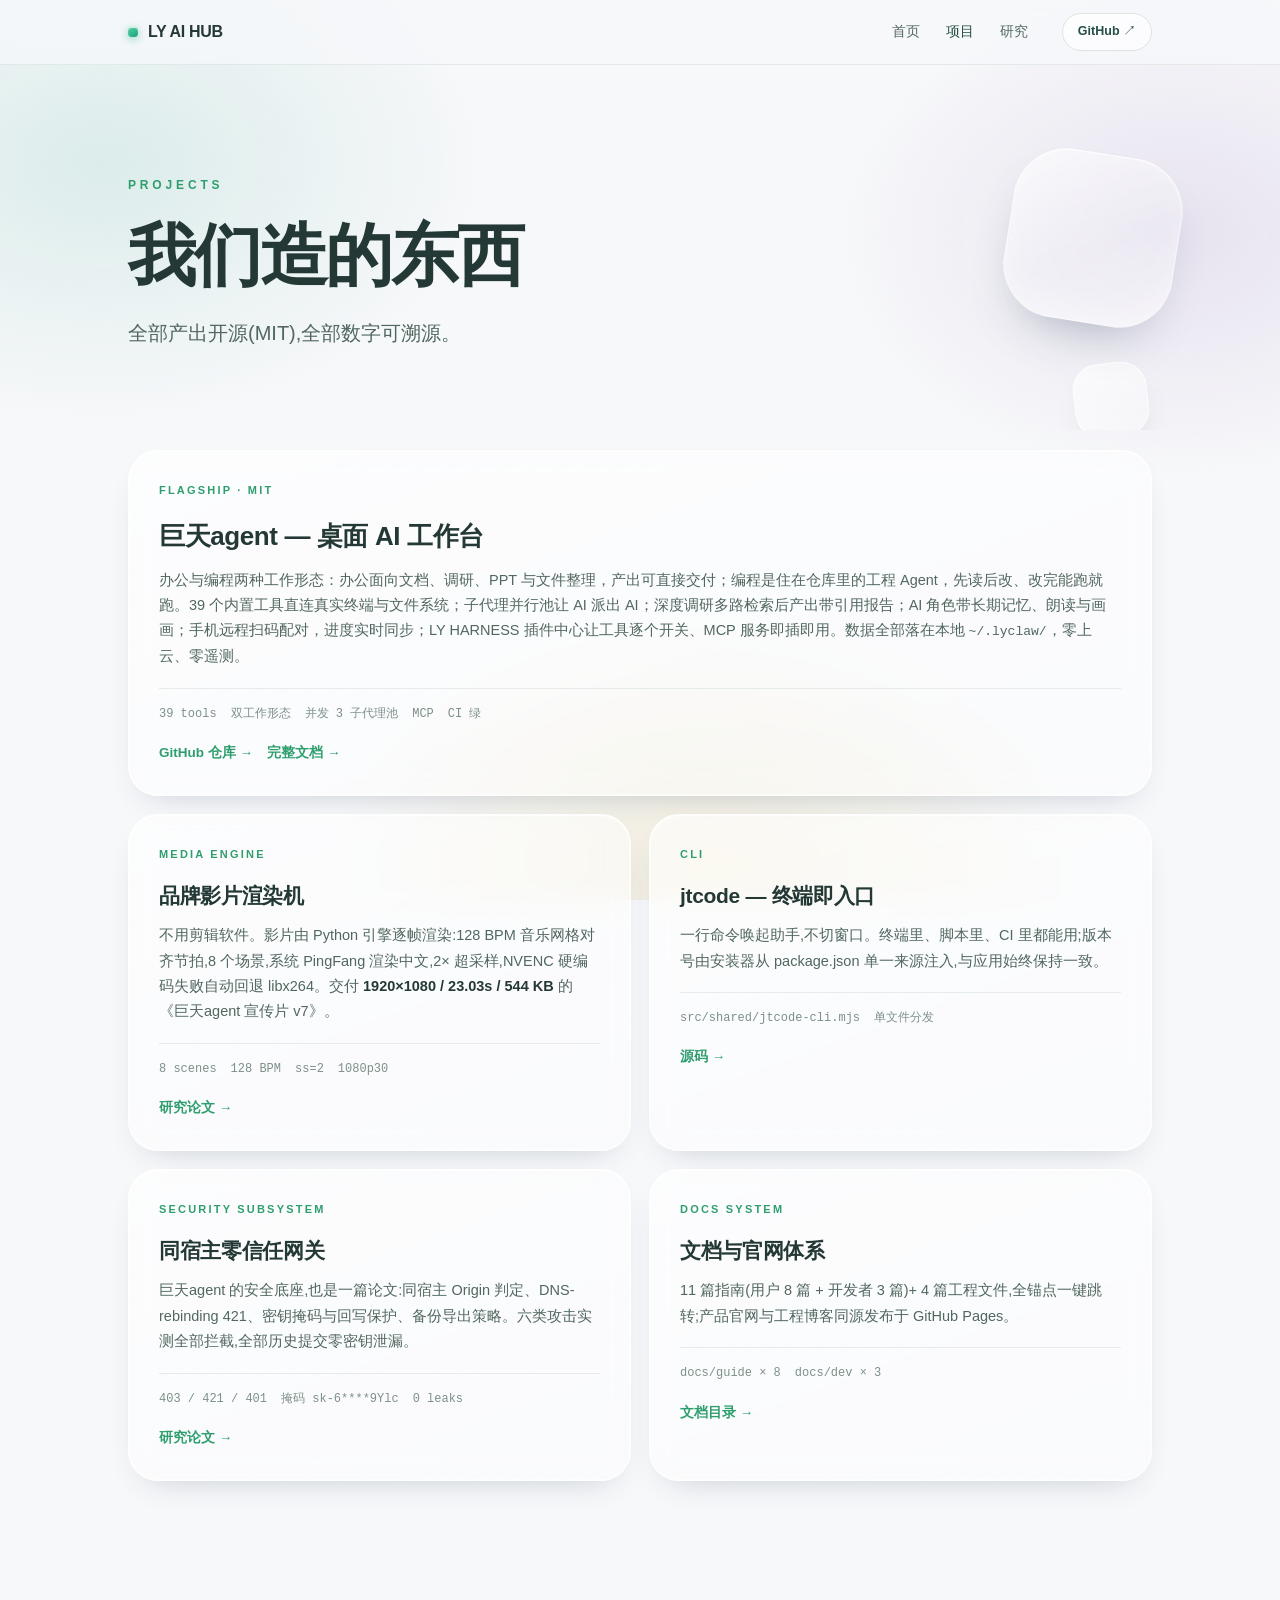
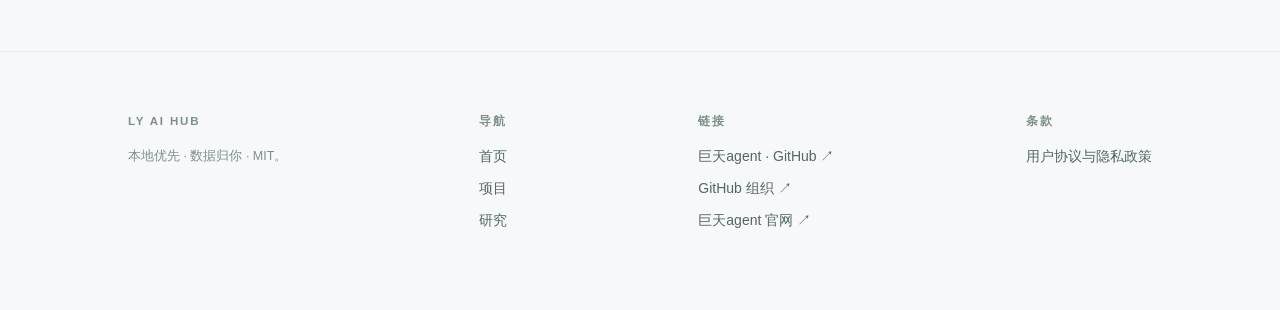
<file: projects.html>
<!DOCTYPE html>
<html lang="zh-CN">
<head>
<meta charset="UTF-8">
<meta name="viewport" content="width=device-width, initial-scale=1">
<title>项目 — LY AI HUB</title>
<link rel="stylesheet" href="assets/style.css">
</head>
<body>

<nav class="nav">
  <div class="nav-in">
    <a class="brand" href="index.html"><span class="dot"></span>LY AI HUB</a>
    <div class="links">
      <a href="index.html">首页</a>
      <a href="projects.html" class="on">项目</a>
      <a href="research.html">研究</a>
    </div>
    <a class="gh" href="https://github.com/deepseekv5" target="_blank" rel="noopener">GitHub ↗</a>
  </div>
</nav>

<header class="hero" style="padding:110px 0 80px">
  <div class="wrap">
    <div class="kicker">Projects</div>
    <h1 style="font-size:clamp(40px,6vw,68px)">我们造的东西</h1>
    <p class="sub">全部产出开源(MIT),全部数字可溯源。</p>
  </div>
</header>

<section class="sec" style="padding-top:20px">
  <div class="wrap">
    <div class="grid c2">

      <div class="card reveal" style="grid-column:1/-1">
        <span class="tag">Flagship · MIT</span>
        <h3 style="font-size:26px">巨天agent — 桌面 AI 工作台</h3>
        <p>办公与编程两种工作形态：办公面向文档、调研、PPT 与文件整理，产出可直接交付；编程是住在仓库里的工程 Agent，先读后改、改完能跑就跑。39 个内置工具直连真实终端与文件系统；子代理并行池让 AI 派出 AI；深度调研多路检索后产出带引用报告；AI 角色带长期记忆、朗读与画画；手机远程扫码配对，进度实时同步；LY HARNESS 插件中心让工具逐个开关、MCP 服务即插即用。数据全部落在本地 <code style="font-family:var(--mono);font-size:13px">~/.lyclaw/</code>，零上云、零遥测。</p>
        <div class="meta">
          <span>39 tools</span><span>双工作形态</span><span>并发 3 子代理池</span><span>MCP</span><span>CI 绿</span>
        </div>
        <a class="go" href="https://github.com/deepseekv5/jutian-agent" target="_blank" rel="noopener">GitHub 仓库 →</a>
        &nbsp;&nbsp;<a class="go" href="https://github.com/deepseekv5/jutian-agent/blob/main/README.md" target="_blank" rel="noopener">完整文档 →</a>
      </div>

      <div class="card reveal">
        <span class="tag">Media Engine</span>
        <h3>品牌影片渲染机</h3>
        <p>不用剪辑软件。影片由 Python 引擎逐帧渲染:128 BPM 音乐网格对齐节拍,8 个场景,系统 PingFang 渲染中文,2× 超采样,NVENC 硬编码失败自动回退 libx264。交付 <b>1920×1080 / 23.03s / 544 KB</b> 的《巨天agent 宣传片 v7》。</p>
        <div class="meta"><span>8 scenes</span><span>128 BPM</span><span>ss=2</span><span>1080p30</span></div>
        <a class="go" href="research/p5-bpm-film-engine.html">研究论文 →</a>
      </div>

      <div class="card reveal">
        <span class="tag">CLI</span>
        <h3>jtcode — 终端即入口</h3>
        <p>一行命令唤起助手,不切窗口。终端里、脚本里、CI 里都能用;版本号由安装器从 package.json 单一来源注入,与应用始终保持一致。</p>
        <div class="meta"><span>src/shared/jtcode-cli.mjs</span><span>单文件分发</span></div>
        <a class="go" href="https://github.com/deepseekv5/jutian-agent/blob/main/src/shared/jtcode-cli.mjs" target="_blank" rel="noopener">源码 →</a>
      </div>

      <div class="card reveal">
        <span class="tag">Security Subsystem</span>
        <h3>同宿主零信任网关</h3>
        <p>巨天agent 的安全底座,也是一篇论文:同宿主 Origin 判定、DNS-rebinding 421、密钥掩码与回写保护、备份导出策略。六类攻击实测全部拦截,全部历史提交零密钥泄漏。</p>
        <div class="meta"><span>403 / 421 / 401</span><span>掩码 sk-6****9Ylc</span><span>0 leaks</span></div>
        <a class="go" href="research/p1-zero-trust-gateway.html">研究论文 →</a>
      </div>

      <div class="card reveal">
        <span class="tag">Docs System</span>
        <h3>文档与官网体系</h3>
        <p>11 篇指南(用户 8 篇 + 开发者 3 篇)+ 4 篇工程文件,全锚点一键跳转;产品官网与工程博客同源发布于 GitHub Pages。</p>
        <div class="meta"><span>docs/guide × 8</span><span>docs/dev × 3</span></div>
        <a class="go" href="https://github.com/deepseekv5/jutian-agent/tree/main/docs" target="_blank" rel="noopener">文档目录 →</a>
      </div>

    </div>
  </div>
</section>

<footer>
  <div class="wrap">
    <div class="col">
      <b>LY AI HUB</b>
      <div class="fine">本地优先 · 数据归你 · MIT。</div>
    </div>
    <div class="col">
      <b>导航</b>
      <a href="index.html">首页</a>
      <a href="projects.html">项目</a>
      <a href="research.html">研究</a>
    </div>
    <div class="col">
      <b>链接</b>
      <a href="https://github.com/deepseekv5/jutian-agent" target="_blank" rel="noopener">巨天agent · GitHub ↗</a>
      <a href="https://github.com/deepseekv5" target="_blank" rel="noopener">GitHub 组织 ↗</a>
      <a href="https://deepseekv5.github.io/jutian-agent/" target="_blank" rel="noopener">巨天agent 官网 ↗</a>
    </div>
    <div class="col"><b>条款</b>
      <a href="legal.html">用户协议与隐私政策</a>
    </div>
  </div>
</footer>

<script>
  const io = new IntersectionObserver((es) => {
    es.forEach((e) => { if (e.isIntersecting) { e.target.classList.add('in'); io.unobserve(e.target); } });
  }, { threshold: 0.12 });
  document.querySelectorAll('.reveal').forEach((el) => io.observe(el));
</script>
</body>
</html>
</file>
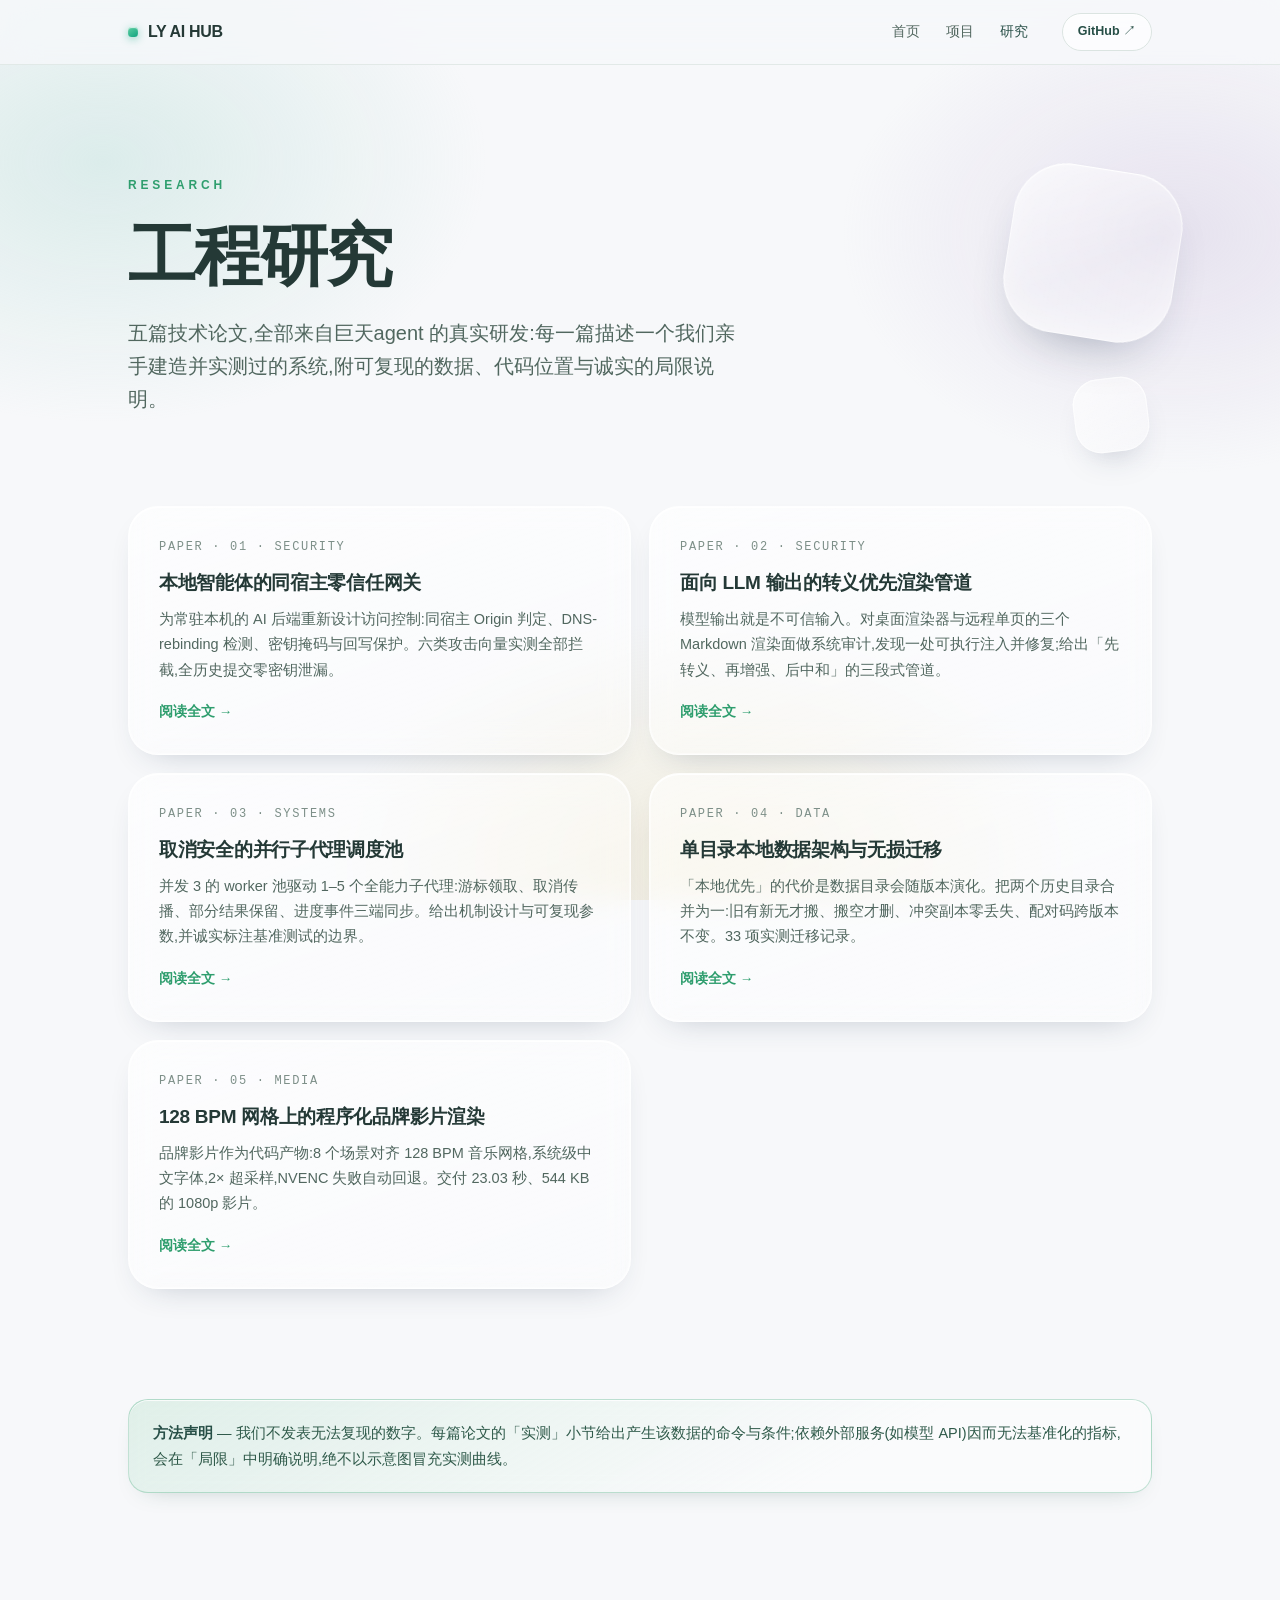
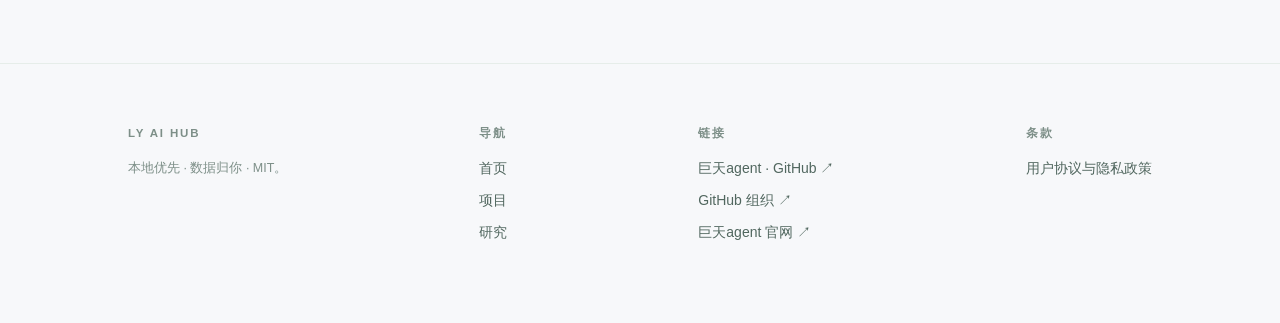
<file: research.html>
<!DOCTYPE html>
<html lang="zh-CN">
<head>
<meta charset="UTF-8">
<meta name="viewport" content="width=device-width, initial-scale=1">
<title>研究 — LY AI HUB</title>
<link rel="stylesheet" href="assets/style.css">
</head>
<body>

<nav class="nav">
  <div class="nav-in">
    <a class="brand" href="index.html"><span class="dot"></span>LY AI HUB</a>
    <div class="links">
      <a href="index.html">首页</a>
      <a href="projects.html">项目</a>
      <a href="research.html" class="on">研究</a>
    </div>
    <a class="gh" href="https://github.com/deepseekv5" target="_blank" rel="noopener">GitHub ↗</a>
  </div>
</nav>

<header class="hero" style="padding:110px 0 80px">
  <div class="wrap">
    <div class="kicker">Research</div>
    <h1 style="font-size:clamp(40px,6vw,68px)">工程研究</h1>
    <p class="sub">五篇技术论文,全部来自巨天agent 的真实研发:每一篇描述一个我们亲手建造并实测过的系统,附可复现的数据、代码位置与诚实的局限说明。</p>
  </div>
</header>

<section class="sec" style="padding-top:10px">
  <div class="wrap">
    <div class="grid c2">

      <a class="card rcard reveal" href="research/p1-zero-trust-gateway.html">
        <span class="no">PAPER · 01 · SECURITY</span>
        <h3>本地智能体的同宿主零信任网关</h3>
        <p>为常驻本机的 AI 后端重新设计访问控制:同宿主 Origin 判定、DNS-rebinding 检测、密钥掩码与回写保护。六类攻击向量实测全部拦截,全历史提交零密钥泄漏。</p>
        <span class="go">阅读全文 →</span>
      </a>

      <a class="card rcard reveal" href="research/p2-escape-first-rendering.html">
        <span class="no">PAPER · 02 · SECURITY</span>
        <h3>面向 LLM 输出的转义优先渲染管道</h3>
        <p>模型输出就是不可信输入。对桌面渲染器与远程单页的三个 Markdown 渲染面做系统审计,发现一处可执行注入并修复;给出「先转义、再增强、后中和」的三段式管道。</p>
        <span class="go">阅读全文 →</span>
      </a>

      <a class="card rcard reveal" href="research/p3-subagent-pool.html">
        <span class="no">PAPER · 03 · SYSTEMS</span>
        <h3>取消安全的并行子代理调度池</h3>
        <p>并发 3 的 worker 池驱动 1–5 个全能力子代理:游标领取、取消传播、部分结果保留、进度事件三端同步。给出机制设计与可复现参数,并诚实标注基准测试的边界。</p>
        <span class="go">阅读全文 →</span>
      </a>

      <a class="card rcard reveal" href="research/p4-single-dir-data.html">
        <span class="no">PAPER · 04 · DATA</span>
        <h3>单目录本地数据架构与无损迁移</h3>
        <p>「本地优先」的代价是数据目录会随版本演化。把两个历史目录合并为一:旧有新无才搬、搬空才删、冲突副本零丢失、配对码跨版本不变。33 项实测迁移记录。</p>
        <span class="go">阅读全文 →</span>
      </a>

      <a class="card rcard reveal" href="research/p5-bpm-film-engine.html">
        <span class="no">PAPER · 05 · MEDIA</span>
        <h3>128 BPM 网格上的程序化品牌影片渲染</h3>
        <p>品牌影片作为代码产物:8 个场景对齐 128 BPM 音乐网格,系统级中文字体,2× 超采样,NVENC 失败自动回退。交付 23.03 秒、544 KB 的 1080p 影片。</p>
        <span class="go">阅读全文 →</span>
      </a>

    </div>
  </div>
</section>

<section class="sec" style="padding-top:0">
  <div class="wrap">
    <div class="callout reveal">
      <b>方法声明</b> — 我们不发表无法复现的数字。每篇论文的「实测」小节给出产生该数据的命令与条件;依赖外部服务(如模型 API)因而无法基准化的指标,会在「局限」中明确说明,绝不以示意图冒充实测曲线。
    </div>
  </div>
</section>

<footer>
  <div class="wrap">
    <div class="col">
      <b>LY AI HUB</b>
      <div class="fine">本地优先 · 数据归你 · MIT。</div>
    </div>
    <div class="col">
      <b>导航</b>
      <a href="index.html">首页</a>
      <a href="projects.html">项目</a>
      <a href="research.html">研究</a>
    </div>
    <div class="col">
      <b>链接</b>
      <a href="https://github.com/deepseekv5/jutian-agent" target="_blank" rel="noopener">巨天agent · GitHub ↗</a>
      <a href="https://github.com/deepseekv5" target="_blank" rel="noopener">GitHub 组织 ↗</a>
      <a href="https://deepseekv5.github.io/jutian-agent/" target="_blank" rel="noopener">巨天agent 官网 ↗</a>
    </div>
    <div class="col"><b>条款</b>
      <a href="legal.html">用户协议与隐私政策</a>
    </div>
  </div>
</footer>

<script>
  const io = new IntersectionObserver((es) => {
    es.forEach((e) => { if (e.isIntersecting) { e.target.classList.add('in'); io.unobserve(e.target); } });
  }, { threshold: 0.12 });
  document.querySelectorAll('.reveal').forEach((el) => io.observe(el));
</script>
</body>
</html>
</file>
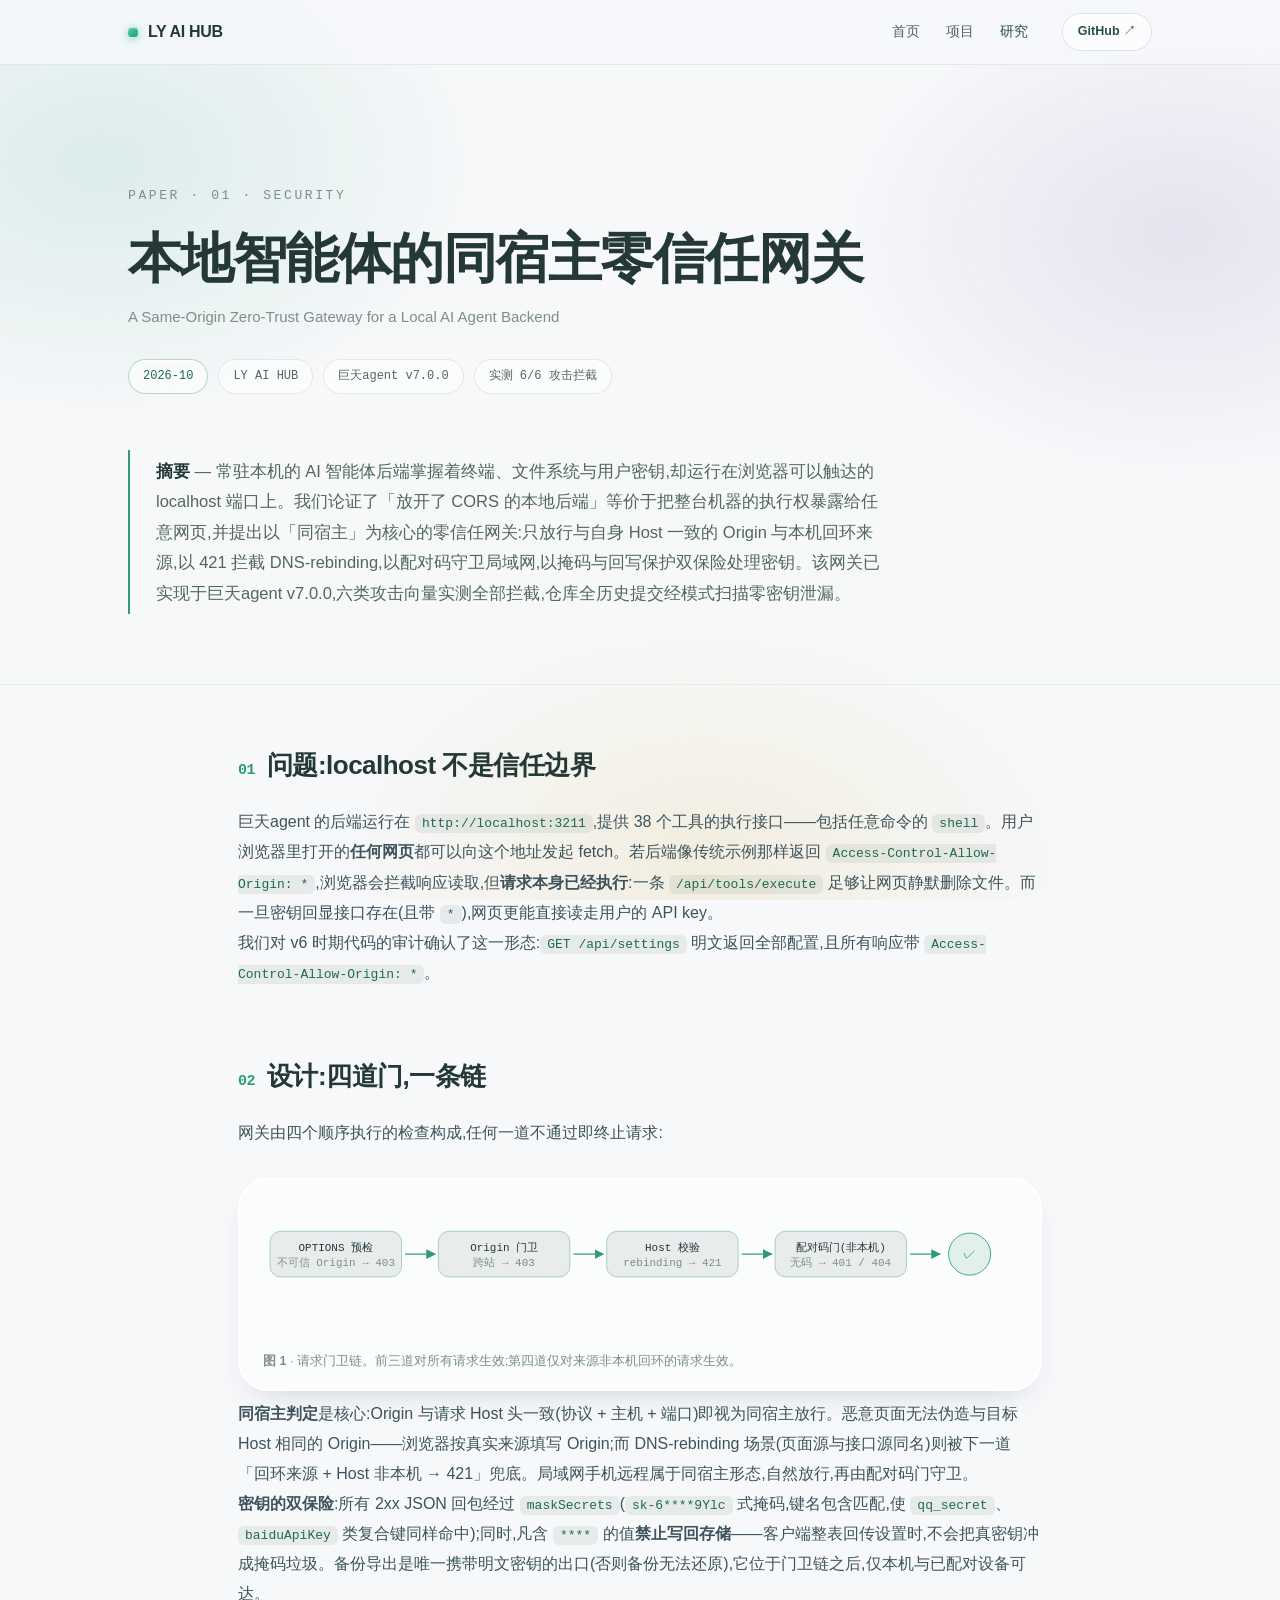
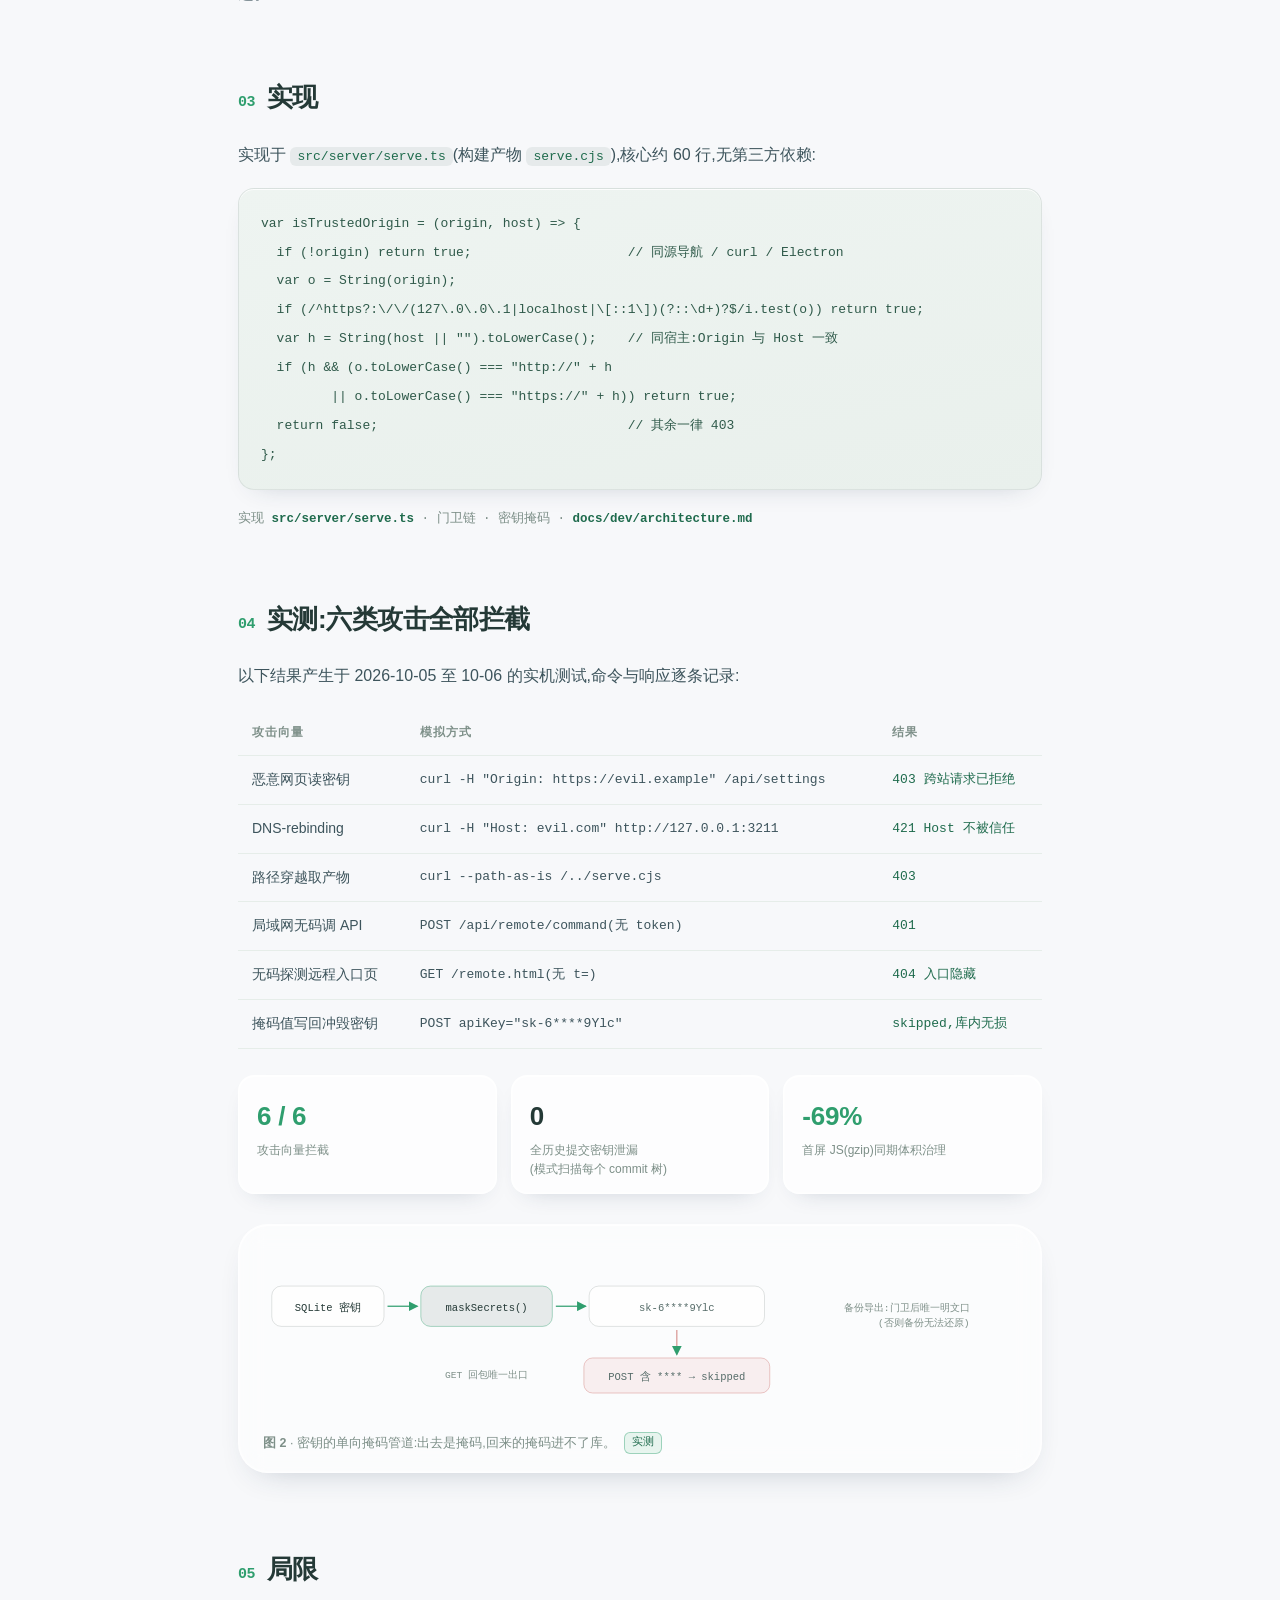
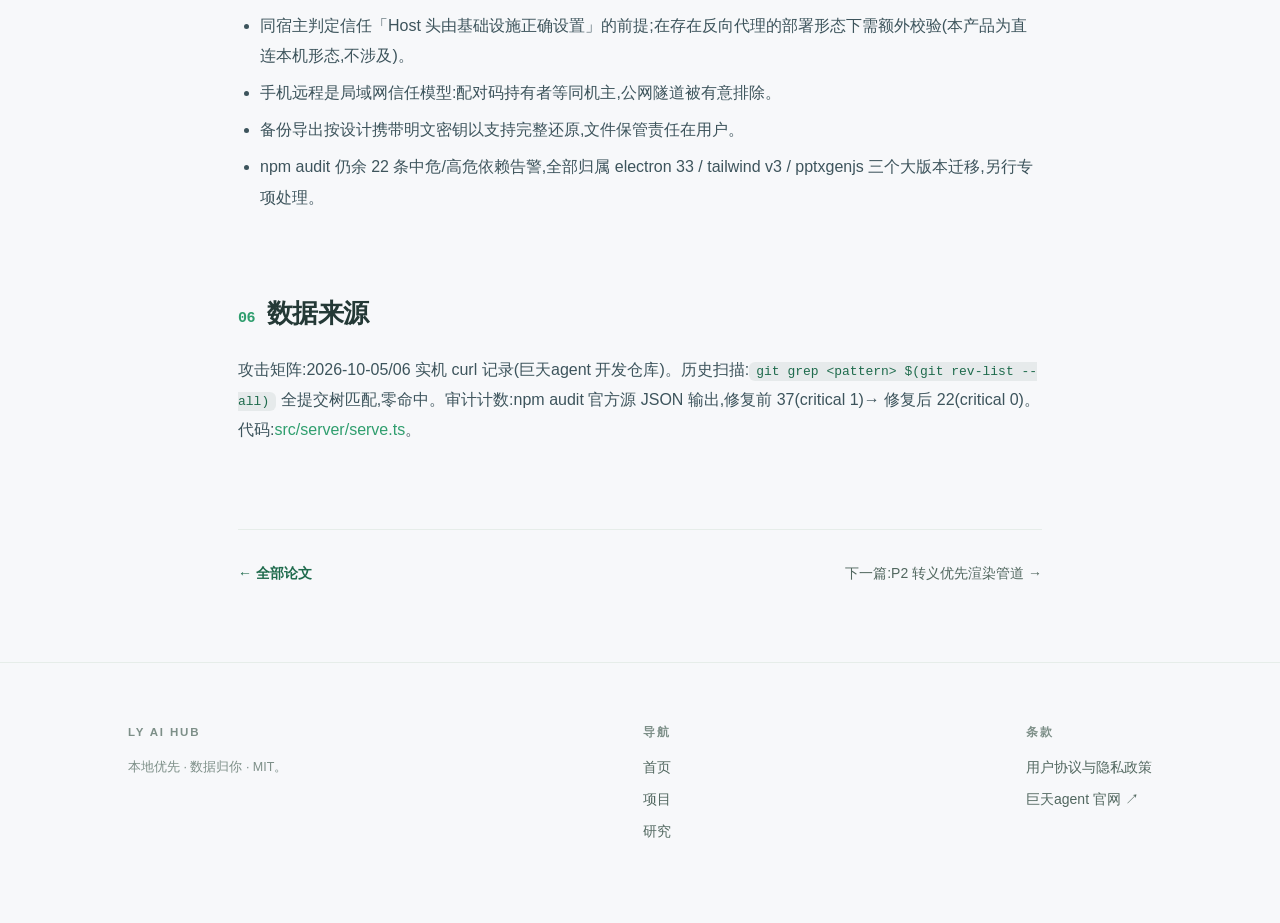
<file: research/p1-zero-trust-gateway.html>
<!DOCTYPE html>
<html lang="zh-CN">
<head>
<meta charset="UTF-8">
<meta name="viewport" content="width=device-width, initial-scale=1">
<title>P1 · 本地智能体的同宿主零信任网关 — LY AI HUB</title>
<link rel="stylesheet" href="../assets/style.css">
</head>
<body>

<nav class="nav">
  <div class="nav-in">
    <a class="brand" href="../index.html"><span class="dot"></span>LY AI HUB</a>
    <div class="links">
      <a href="../index.html">首页</a>
      <a href="../projects.html">项目</a>
      <a href="../research.html" class="on">研究</a>
    </div>
    <a class="gh" href="https://github.com/deepseekv5" target="_blank" rel="noopener">GitHub ↗</a>
  </div>
</nav>

<header class="paper-hero">
  <div class="wrap">
    <span class="no">PAPER · 01 · SECURITY</span>
    <h1>本地智能体的同宿主零信任网关</h1>
    <div class="en">A Same-Origin Zero-Trust Gateway for a Local AI Agent Backend</div>
    <div class="meta">
      <span class="chip g">2026-10</span>
      <span class="chip">LY AI HUB</span>
      <span class="chip">巨天agent v7.0.0</span>
      <span class="chip">实测 6/6 攻击拦截</span>
    </div>
    <div class="abstract">
      <b>摘要</b> — 常驻本机的 AI 智能体后端掌握着终端、文件系统与用户密钥,却运行在浏览器可以触达的 localhost 端口上。我们论证了「放开了 CORS 的本地后端」等价于把整台机器的执行权暴露给任意网页,并提出以「同宿主」为核心的零信任网关:只放行与自身 Host 一致的 Origin 与本机回环来源,以 421 拦截 DNS-rebinding,以配对码守卫局域网,以掩码与回写保护双保险处理密钥。该网关已实现于巨天agent v7.0.0,六类攻击向量实测全部拦截,仓库全历史提交经模式扫描零密钥泄漏。
    </div>
  </div>
</header>

<article class="paper">
  <div class="wrap">

    <section>
      <h2><span class="idx">01</span>问题:localhost 不是信任边界</h2>
      <p>巨天agent 的后端运行在 <code>http://localhost:3211</code>,提供 38 个工具的执行接口——包括任意命令的 <code>shell</code>。用户浏览器里打开的<strong>任何网页</strong>都可以向这个地址发起 fetch。若后端像传统示例那样返回 <code>Access-Control-Allow-Origin: *</code>,浏览器会拦截响应读取,但<strong>请求本身已经执行</strong>:一条 <code>/api/tools/execute</code> 足够让网页静默删除文件。而一旦密钥回显接口存在(且带 <code>*</code>),网页更能直接读走用户的 API key。</p>
      <p>我们对 v6 时期代码的审计确认了这一形态:<code>GET /api/settings</code> 明文返回全部配置,且所有响应带 <code>Access-Control-Allow-Origin: *</code>。</p>
    </section>

    <section>
      <h2><span class="idx">02</span>设计:四道门,一条链</h2>
      <p>网关由四个顺序执行的检查构成,任何一道不通过即终止请求:</p>
      <figure class="fig">
      <svg viewBox="0 0 860 150" role="img" aria-label="网关检查链">
        <defs>
          <marker id="ar" markerWidth="8" markerHeight="8" refX="7" refY="4" orient="auto">
            <path d="M0,0 L8,4 L0,8 z" fill="#2f9e6e"/>
          </marker>
        </defs>
        <g font-family="Menlo,monospace" font-size="12.5">
          <rect x="8"   y="30" width="150" height="52" rx="12" fill="rgba(39,79,71,0.09)" stroke="rgba(47,158,110,0.45)"/>
          <text x="83"  y="52" fill="#243936" text-anchor="middle">OPTIONS 预检</text>
          <text x="83"  y="70" fill="#7d8f88" text-anchor="middle">不可信 Origin → 403</text>
          <line x1="162" y1="56" x2="196" y2="56" stroke="#2f9e6e" stroke-width="1.4" marker-end="url(#ar)"/>
          <rect x="200" y="30" width="150" height="52" rx="12" fill="rgba(39,79,71,0.09)" stroke="rgba(47,158,110,0.45)"/>
          <text x="275" y="52" fill="#243936" text-anchor="middle">Origin 门卫</text>
          <text x="275" y="70" fill="#7d8f88" text-anchor="middle">跨站 → 403</text>
          <line x1="354" y1="56" x2="388" y2="56" stroke="#2f9e6e" stroke-width="1.4" marker-end="url(#ar)"/>
          <rect x="392" y="30" width="150" height="52" rx="12" fill="rgba(39,79,71,0.09)" stroke="rgba(47,158,110,0.45)"/>
          <text x="467" y="52" fill="#243936" text-anchor="middle">Host 校验</text>
          <text x="467" y="70" fill="#7d8f88" text-anchor="middle">rebinding → 421</text>
          <line x1="546" y1="56" x2="580" y2="56" stroke="#2f9e6e" stroke-width="1.4" marker-end="url(#ar)"/>
          <rect x="584" y="30" width="150" height="52" rx="12" fill="rgba(39,79,71,0.09)" stroke="rgba(47,158,110,0.45)"/>
          <text x="659" y="52" fill="#243936" text-anchor="middle">配对码门(非本机)</text>
          <text x="659" y="70" fill="#7d8f88" text-anchor="middle">无码 → 401 / 404</text>
          <line x1="738" y1="56" x2="772" y2="56" stroke="#2f9e6e" stroke-width="1.4" marker-end="url(#ar)"/>
          <circle cx="806" cy="56" r="24" fill="rgba(47,158,110,0.12)" stroke="#2f9e6e"/>
          <text x="806" y="61" fill="#2f9e6e" text-anchor="middle" font-size="15">✓</text>
        </g>
      </svg>
      <figcaption><b>图 1</b> · 请求门卫链。前三道对所有请求生效;第四道仅对来源非本机回环的请求生效。</figcaption>
      </figure>
      <p><strong>同宿主判定</strong>是核心:Origin 与请求 Host 头一致(协议 + 主机 + 端口)即视为同宿主放行。恶意页面无法伪造与目标 Host 相同的 Origin——浏览器按真实来源填写 Origin;而 DNS-rebinding 场景(页面源与接口源同名)则被下一道「回环来源 + Host 非本机 → 421」兜底。局域网手机远程属于同宿主形态,自然放行,再由配对码门守卫。</p>
      <p><strong>密钥的双保险</strong>:所有 2xx JSON 回包经过 <code>maskSecrets</code>(<code>sk-6****9Ylc</code> 式掩码,键名包含匹配,使 <code>qq_secret</code>、<code>baiduApiKey</code> 类复合键同样命中);同时,凡含 <code>****</code> 的值<strong>禁止写回存储</strong>——客户端整表回传设置时,不会把真密钥冲成掩码垃圾。备份导出是唯一携带明文密钥的出口(否则备份无法还原),它位于门卫链之后,仅本机与已配对设备可达。</p>
    </section>

    <section>
      <h2><span class="idx">03</span>实现</h2>
      <p>实现于 <code>src/server/serve.ts</code>(构建产物 <code>serve.cjs</code>),核心约 60 行,无第三方依赖:</p>
      <pre><code>var isTrustedOrigin = (origin, host) => {
  if (!origin) return true;                    // 同源导航 / curl / Electron
  var o = String(origin);
  if (/^https?:\/\/(127\.0\.0\.1|localhost|\[::1\])(?::\d+)?$/i.test(o)) return true;
  var h = String(host || "").toLowerCase();    // 同宿主:Origin 与 Host 一致
  if (h && (o.toLowerCase() === "http://" + h
         || o.toLowerCase() === "https://" + h)) return true;
  return false;                                // 其余一律 403
};</code></pre>
      <p class="file">实现 <b>src/server/serve.ts</b> · 门卫链 · 密钥掩码 · <b>docs/dev/architecture.md</b></p>
    </section>

    <section>
      <h2><span class="idx">04</span>实测:六类攻击全部拦截</h2>
      <p>以下结果产生于 2026-10-05 至 10-06 的实机测试,命令与响应逐条记录:</p>
      <table>
        <thead><tr><th>攻击向量</th><th>模拟方式</th><th>结果</th></tr></thead>
        <tbody>
          <tr><td>恶意网页读密钥</td><td class="mono">curl -H "Origin: https://evil.example" /api/settings</td><td class="ok">403 跨站请求已拒绝</td></tr>
          <tr><td>DNS-rebinding</td><td class="mono">curl -H "Host: evil.com" http://127.0.0.1:3211</td><td class="ok">421 Host 不被信任</td></tr>
          <tr><td>路径穿越取产物</td><td class="mono">curl --path-as-is /../serve.cjs</td><td class="ok">403</td></tr>
          <tr><td>局域网无码调 API</td><td class="mono">POST /api/remote/command(无 token)</td><td class="ok">401</td></tr>
          <tr><td>无码探测远程入口页</td><td class="mono">GET /remote.html(无 t=)</td><td class="ok">404 入口隐藏</td></tr>
          <tr><td>掩码值写回冲毁密钥</td><td class="mono">POST apiKey="sk-6****9Ylc"</td><td class="ok">skipped,库内无损</td></tr>
        </tbody>
      </table>
      <div class="pmetrics">
        <div class="pm"><div class="v"><em>6 / 6</em></div><div class="k">攻击向量拦截</div></div>
        <div class="pm"><div class="v">0</div><div class="k">全历史提交密钥泄漏<br>(模式扫描每个 commit 树)</div></div>
        <div class="pm"><div class="v"><em>-69%</em></div><div class="k">首屏 JS(gzip)同期体积治理</div></div>
      </div>
      <figure class="fig">
      <svg viewBox="0 0 860 190" role="img" aria-label="密钥掩码管道">
        <defs><marker id="ar2" markerWidth="8" markerHeight="8" refX="7" refY="4" orient="auto"><path d="M0,0 L8,4 L0,8 z" fill="#2f9e6e"/></marker></defs>
        <g font-family="Menlo,monospace" font-size="12">
          <rect x="10" y="40" width="128" height="46" rx="11" fill="rgba(255,255,255,0.55)" stroke="rgba(36,57,54,0.16)"/>
          <text x="74" y="68" fill="#243936" text-anchor="middle">SQLite 密钥</text>
          <line x1="142" y1="63" x2="176" y2="63" stroke="#2f9e6e" stroke-width="1.4" marker-end="url(#ar2)"/>
          <rect x="180" y="40" width="150" height="46" rx="11" fill="rgba(39,79,71,0.1)" stroke="rgba(47,158,110,0.45)"/>
          <text x="255" y="68" fill="#243936" text-anchor="middle">maskSecrets()</text>
          <line x1="334" y1="63" x2="368" y2="63" stroke="#2f9e6e" stroke-width="1.4" marker-end="url(#ar2)"/>
          <rect x="372" y="40" width="200" height="46" rx="11" fill="rgba(255,255,255,0.55)" stroke="rgba(36,57,54,0.16)"/>
          <text x="472" y="68" fill="#556b68" text-anchor="middle">sk-6****9Ylc</text>
          <line x1="472" y1="90" x2="472" y2="118" stroke="rgba(192,80,77,0.6)" stroke-width="1.4" marker-end="url(#ar2)"/>
          <rect x="366" y="122" width="212" height="40" rx="10" fill="rgba(200,78,74,0.08)" stroke="rgba(192,80,77,0.35)"/>
          <text x="472" y="147" fill="#556b68" text-anchor="middle">POST 含 **** → skipped</text>
          <text x="255" y="145" fill="#7d8f88" text-anchor="middle" font-size="11">GET 回包唯一出口</text>
          <text x="806" y="68" fill="#7d8f88" text-anchor="end" font-size="11">备份导出:门卫后唯一明文口</text>
          <text x="806" y="86" fill="#7d8f88" text-anchor="end" font-size="11">(否则备份无法还原)</text>
        </g>
      </svg>
      <figcaption><b>图 2</b> · 密钥的单向掩码管道:出去是掩码,回来的掩码进不了库。<span class="badge-meas">实测</span></figcaption>
      </figure>
    </section>

    <section>
      <h2><span class="idx">05</span>局限</h2>
      <ul>
        <li>同宿主判定信任「Host 头由基础设施正确设置」的前提;在存在反向代理的部署形态下需额外校验(本产品为直连本机形态,不涉及)。</li>
        <li>手机远程是局域网信任模型:配对码持有者等同机主,公网隧道被有意排除。</li>
        <li>备份导出按设计携带明文密钥以支持完整还原,文件保管责任在用户。</li>
        <li>npm audit 仍余 22 条中危/高危依赖告警,全部归属 electron 33 / tailwind v3 / pptxgenjs 三个大版本迁移,另行专项处理。</li>
      </ul>
    </section>

    <section>
      <h2><span class="idx">06</span>数据来源</h2>
      <p>攻击矩阵:2026-10-05/06 实机 curl 记录(巨天agent 开发仓库)。历史扫描:<code>git grep &lt;pattern&gt; $(git rev-list --all)</code> 全提交树匹配,零命中。审计计数:npm audit 官方源 JSON 输出,修复前 37(critical 1)→ 修复后 22(critical 0)。代码:<a style="color:#2f9e6e" href="https://github.com/deepseekv5/jutian-agent/blob/main/src/server/serve.ts" target="_blank" rel="noopener">src/server/serve.ts</a>。</p>
    </section>

    <div class="pnav">
      <a class="back" href="../research.html">← 全部论文</a>
      <a href="p2-escape-first-rendering.html">下一篇:P2 转义优先渲染管道 →</a>
    </div>
  </div>
</article>

<footer>
  <div class="wrap">
    <div class="col"><b>LY AI HUB</b><div class="fine">本地优先 · 数据归你 · MIT。</div></div>
    <div class="col"><b>导航</b><a href="../index.html">首页</a><a href="../projects.html">项目</a><a href="../research.html">研究</a></div>
    <div class="col"><b>条款</b><a href="../legal.html">用户协议与隐私政策</a><a href="https://deepseekv5.github.io/jutian-agent/" target="_blank" rel="noopener">巨天agent 官网 ↗</a></div>
  </div>
</footer>
</body>
</html>
</file>
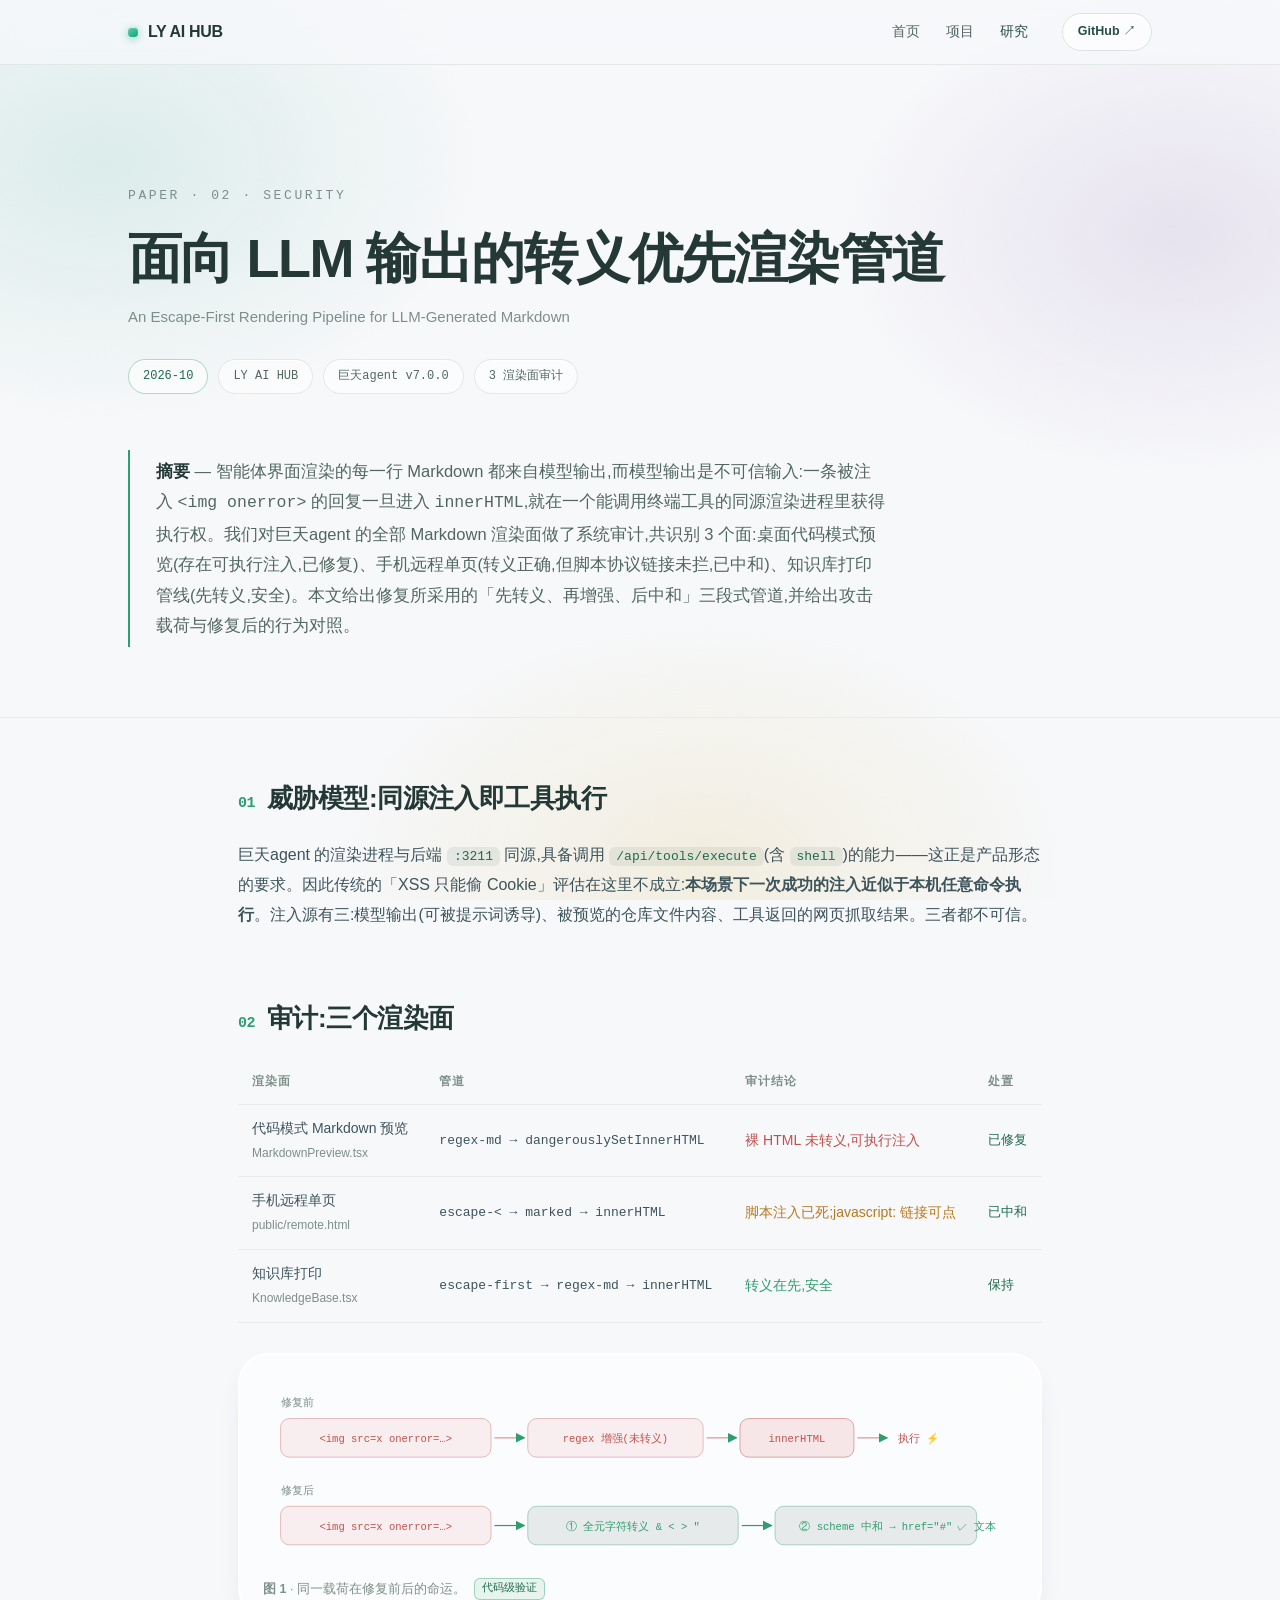
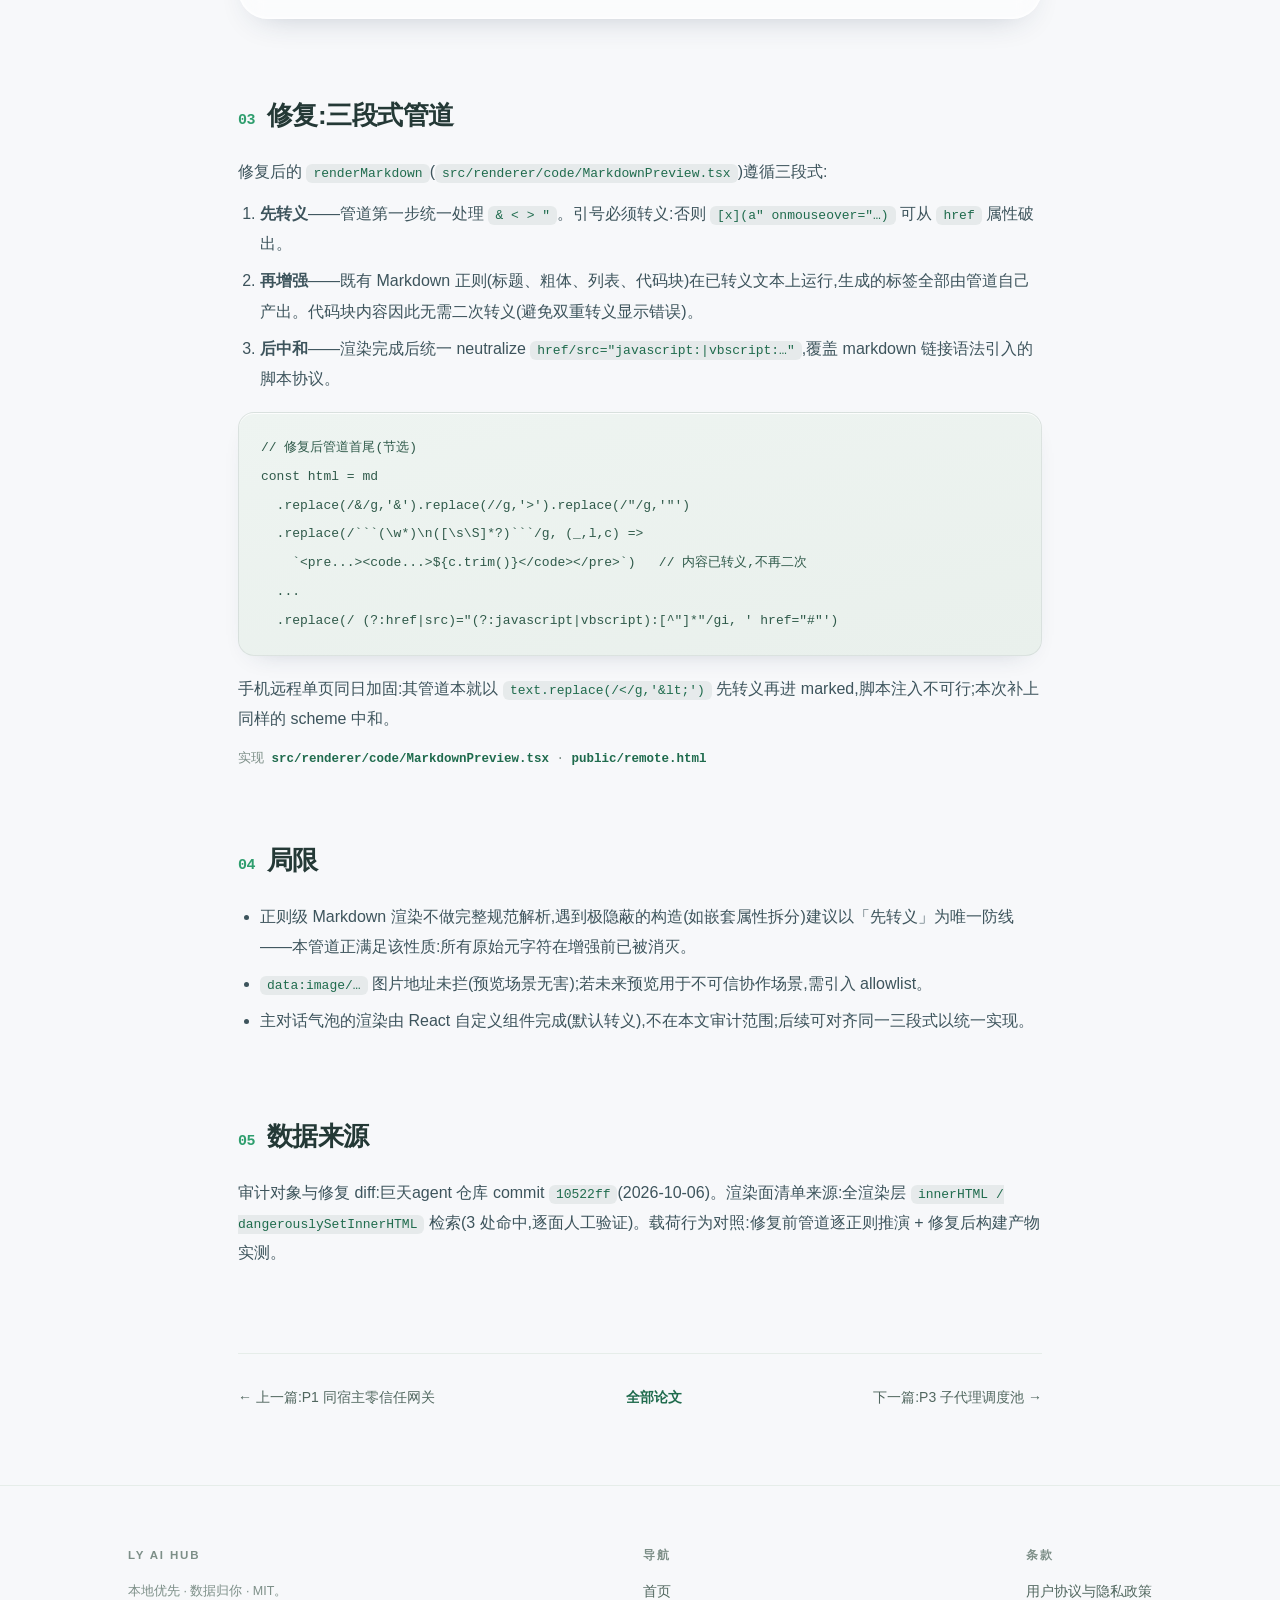
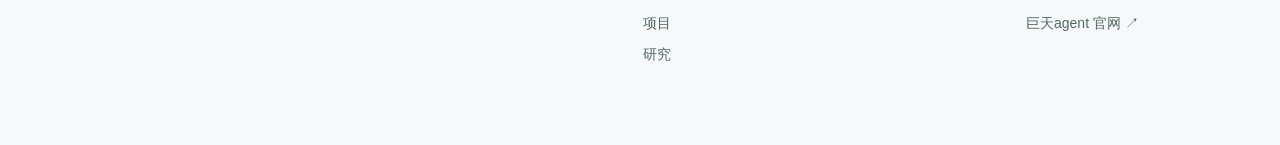
<file: research/p2-escape-first-rendering.html>
<!DOCTYPE html>
<html lang="zh-CN">
<head>
<meta charset="UTF-8">
<meta name="viewport" content="width=device-width, initial-scale=1">
<title>P2 · 面向 LLM 输出的转义优先渲染管道 — LY AI HUB</title>
<link rel="stylesheet" href="../assets/style.css">
</head>
<body>

<nav class="nav">
  <div class="nav-in">
    <a class="brand" href="../index.html"><span class="dot"></span>LY AI HUB</a>
    <div class="links">
      <a href="../index.html">首页</a>
      <a href="../projects.html">项目</a>
      <a href="../research.html" class="on">研究</a>
    </div>
    <a class="gh" href="https://github.com/deepseekv5" target="_blank" rel="noopener">GitHub ↗</a>
  </div>
</nav>

<header class="paper-hero">
  <div class="wrap">
    <span class="no">PAPER · 02 · SECURITY</span>
    <h1>面向 LLM 输出的转义优先渲染管道</h1>
    <div class="en">An Escape-First Rendering Pipeline for LLM-Generated Markdown</div>
    <div class="meta">
      <span class="chip g">2026-10</span>
      <span class="chip">LY AI HUB</span>
      <span class="chip">巨天agent v7.0.0</span>
      <span class="chip">3 渲染面审计</span>
    </div>
    <div class="abstract">
      <b>摘要</b> — 智能体界面渲染的每一行 Markdown 都来自模型输出,而模型输出是不可信输入:一条被注入 <code>&lt;img onerror&gt;</code> 的回复一旦进入 <code>innerHTML</code>,就在一个能调用终端工具的同源渲染进程里获得执行权。我们对巨天agent 的全部 Markdown 渲染面做了系统审计,共识别 3 个面:桌面代码模式预览(存在可执行注入,已修复)、手机远程单页(转义正确,但脚本协议链接未拦,已中和)、知识库打印管线(先转义,安全)。本文给出修复所采用的「先转义、再增强、后中和」三段式管道,并给出攻击载荷与修复后的行为对照。
    </div>
  </div>
</header>

<article class="paper">
  <div class="wrap">

    <section>
      <h2><span class="idx">01</span>威胁模型:同源注入即工具执行</h2>
      <p>巨天agent 的渲染进程与后端 <code>:3211</code> 同源,具备调用 <code>/api/tools/execute</code>(含 <code>shell</code>)的能力——这正是产品形态的要求。因此传统的「XSS 只能偷 Cookie」评估在这里不成立:<strong>本场景下一次成功的注入近似于本机任意命令执行</strong>。注入源有三:模型输出(可被提示词诱导)、被预览的仓库文件内容、工具返回的网页抓取结果。三者都不可信。</p>
    </section>

    <section>
      <h2><span class="idx">02</span>审计:三个渲染面</h2>
      <table>
        <thead><tr><th>渲染面</th><th>管道</th><th>审计结论</th><th>处置</th></tr></thead>
        <tbody>
          <tr>
            <td>代码模式 Markdown 预览<br><span style="color:#7d8f88;font-size:12px">MarkdownPreview.tsx</span></td>
            <td class="mono">regex-md → dangerouslySetInnerHTML</td>
            <td style="color:#c0504d">裸 HTML 未转义,可执行注入</td>
            <td class="ok">已修复</td>
          </tr>
          <tr>
            <td>手机远程单页<br><span style="color:#7d8f88;font-size:12px">public/remote.html</span></td>
            <td class="mono">escape-&lt; → marked → innerHTML</td>
            <td style="color:#b7791f">脚本注入已死;javascript: 链接可点</td>
            <td class="ok">已中和</td>
          </tr>
          <tr>
            <td>知识库打印<br><span style="color:#7d8f88;font-size:12px">KnowledgeBase.tsx</span></td>
            <td class="mono">escape-first → regex-md → innerHTML</td>
            <td style="color:#2f9e6e">转义在先,安全</td>
            <td class="ok">保持</td>
          </tr>
        </tbody>
      </table>
      <figure class="fig">
      <svg viewBox="0 0 860 210" role="img" aria-label="修复前后对照">
        <defs><marker id="ar" markerWidth="8" markerHeight="8" refX="7" refY="4" orient="auto"><path d="M0,0 L8,4 L0,8 z" fill="#2f9e6e"/></marker></defs>
        <g font-family="Menlo,monospace" font-size="12">
          <text x="20" y="30" fill="#7d8f88">修复前</text>
          <rect x="20" y="44" width="240" height="44" rx="10" fill="rgba(200,78,74,0.08)" stroke="rgba(192,80,77,0.4)"/>
          <text x="140" y="71" fill="#c0504d" text-anchor="middle">&lt;img src=x onerror=…&gt;</text>
          <line x1="264" y1="66" x2="298" y2="66" stroke="rgba(192,80,77,0.6)" stroke-width="1.4" marker-end="url(#ar)"/>
          <rect x="302" y="44" width="200" height="44" rx="10" fill="rgba(200,78,74,0.08)" stroke="rgba(192,80,77,0.4)"/>
          <text x="402" y="71" fill="#c0504d" text-anchor="middle">regex 增强(未转义)</text>
          <line x1="506" y1="66" x2="540" y2="66" stroke="rgba(192,80,77,0.6)" stroke-width="1.4" marker-end="url(#ar)"/>
          <rect x="544" y="44" width="130" height="44" rx="10" fill="rgba(200,78,74,0.12)" stroke="rgba(192,80,77,0.55)"/>
          <text x="609" y="71" fill="#c0504d" text-anchor="middle">innerHTML</text>
          <line x1="678" y1="66" x2="712" y2="66" stroke="rgba(192,80,77,0.6)" stroke-width="1.4" marker-end="url(#ar)"/>
          <text x="724" y="71" fill="#c0504d">执行 ⚡</text>
          <text x="20" y="130" fill="#7d8f88">修复后</text>
          <rect x="20" y="144" width="240" height="44" rx="10" fill="rgba(200,78,74,0.08)" stroke="rgba(192,80,77,0.4)"/>
          <text x="140" y="171" fill="#c0504d" text-anchor="middle">&lt;img src=x onerror=…&gt;</text>
          <line x1="264" y1="166" x2="298" y2="166" stroke="#2f9e6e" stroke-width="1.4" marker-end="url(#ar)"/>
          <rect x="302" y="144" width="240" height="44" rx="10" fill="rgba(39,79,71,0.1)" stroke="rgba(47,158,110,0.45)"/>
          <text x="422" y="171" fill="#2f9e6e" text-anchor="middle">① 全元字符转义 &amp; &lt; &gt; "</text>
          <line x1="546" y1="166" x2="580" y2="166" stroke="#2f9e6e" stroke-width="1.4" marker-end="url(#ar)"/>
          <rect x="584" y="144" width="230" height="44" rx="10" fill="rgba(39,79,71,0.1)" stroke="rgba(47,158,110,0.45)"/>
          <text x="699" y="171" fill="#2f9e6e" text-anchor="middle">② scheme 中和 → href="#"</text>
          <text x="836" y="171" fill="#2f9e6e" text-anchor="end">✓ 文本</text>
        </g>
      </svg>
      <figcaption><b>图 1</b> · 同一载荷在修复前后的命运。<span class="badge-meas">代码级验证</span></figcaption>
      </figure>
    </section>

    <section>
      <h2><span class="idx">03</span>修复:三段式管道</h2>
      <p>修复后的 <code>renderMarkdown</code>(<code>src/renderer/code/MarkdownPreview.tsx</code>)遵循三段式:</p>
      <ol>
        <li><strong>先转义</strong>——管道第一步统一处理 <code>&amp; &lt; &gt; "</code>。引号必须转义:否则 <code>[x](a" onmouseover="…)</code> 可从 <code>href</code> 属性破出。</li>
        <li><strong>再增强</strong>——既有 Markdown 正则(标题、粗体、列表、代码块)在已转义文本上运行,生成的标签全部由管道自己产出。代码块内容因此无需二次转义(避免双重转义显示错误)。</li>
        <li><strong>后中和</strong>——渲染完成后统一 neutralize <code>href/src="javascript:|vbscript:…"</code>,覆盖 markdown 链接语法引入的脚本协议。</li>
      </ol>
      <pre><code>// 修复后管道首尾(节选)
const html = md
  .replace(/&/g,'&amp;').replace(/</g,'&lt;').replace(/>/g,'&gt;').replace(/"/g,'&quot;')
  .replace(/```(\w*)\n([\s\S]*?)```/g, (_,l,c) =>
    `&lt;pre...&gt;&lt;code...&gt;${c.trim()}&lt;/code&gt;&lt;/pre&gt;`)   // 内容已转义,不再二次
  ...
  .replace(/ (?:href|src)="(?:javascript|vbscript):[^"]*"/gi, ' href="#"')</code></pre>
      <p>手机远程单页同日加固:其管道本就以 <code>text.replace(/&lt;/g,'&amp;lt;')</code> 先转义再进 marked,脚本注入不可行;本次补上同样的 scheme 中和。</p>
      <p class="file">实现 <b>src/renderer/code/MarkdownPreview.tsx</b> · <b>public/remote.html</b></p>
    </section>

    <section>
      <h2><span class="idx">04</span>局限</h2>
      <ul>
        <li>正则级 Markdown 渲染不做完整规范解析,遇到极隐蔽的构造(如嵌套属性拆分)建议以「先转义」为唯一防线——本管道正满足该性质:所有原始元字符在增强前已被消灭。</li>
        <li><code>data:image/…</code> 图片地址未拦(预览场景无害);若未来预览用于不可信协作场景,需引入 allowlist。</li>
        <li>主对话气泡的渲染由 React 自定义组件完成(默认转义),不在本文审计范围;后续可对齐同一三段式以统一实现。</li>
      </ul>
    </section>

    <section>
      <h2><span class="idx">05</span>数据来源</h2>
      <p>审计对象与修复 diff:巨天agent 仓库 commit <code>10522ff</code>(2026-10-06)。渲染面清单来源:全渲染层 <code>innerHTML / dangerouslySetInnerHTML</code> 检索(3 处命中,逐面人工验证)。载荷行为对照:修复前管道逐正则推演 + 修复后构建产物实测。</p>
    </section>

    <div class="pnav">
      <a href="p1-zero-trust-gateway.html" style="text-align:left">← 上一篇:P1 同宿主零信任网关</a>
      <a class="back" href="../research.html">全部论文</a>
      <a href="p3-subagent-pool.html" style="text-align:right">下一篇:P3 子代理调度池 →</a>
    </div>
  </div>
</article>

<footer>
  <div class="wrap">
    <div class="col"><b>LY AI HUB</b><div class="fine">本地优先 · 数据归你 · MIT。</div></div>
    <div class="col"><b>导航</b><a href="../index.html">首页</a><a href="../projects.html">项目</a><a href="../research.html">研究</a></div>
    <div class="col"><b>条款</b><a href="../legal.html">用户协议与隐私政策</a><a href="https://deepseekv5.github.io/jutian-agent/" target="_blank" rel="noopener">巨天agent 官网 ↗</a></div>
  </div>
</footer>
</body>
</html>
</file>
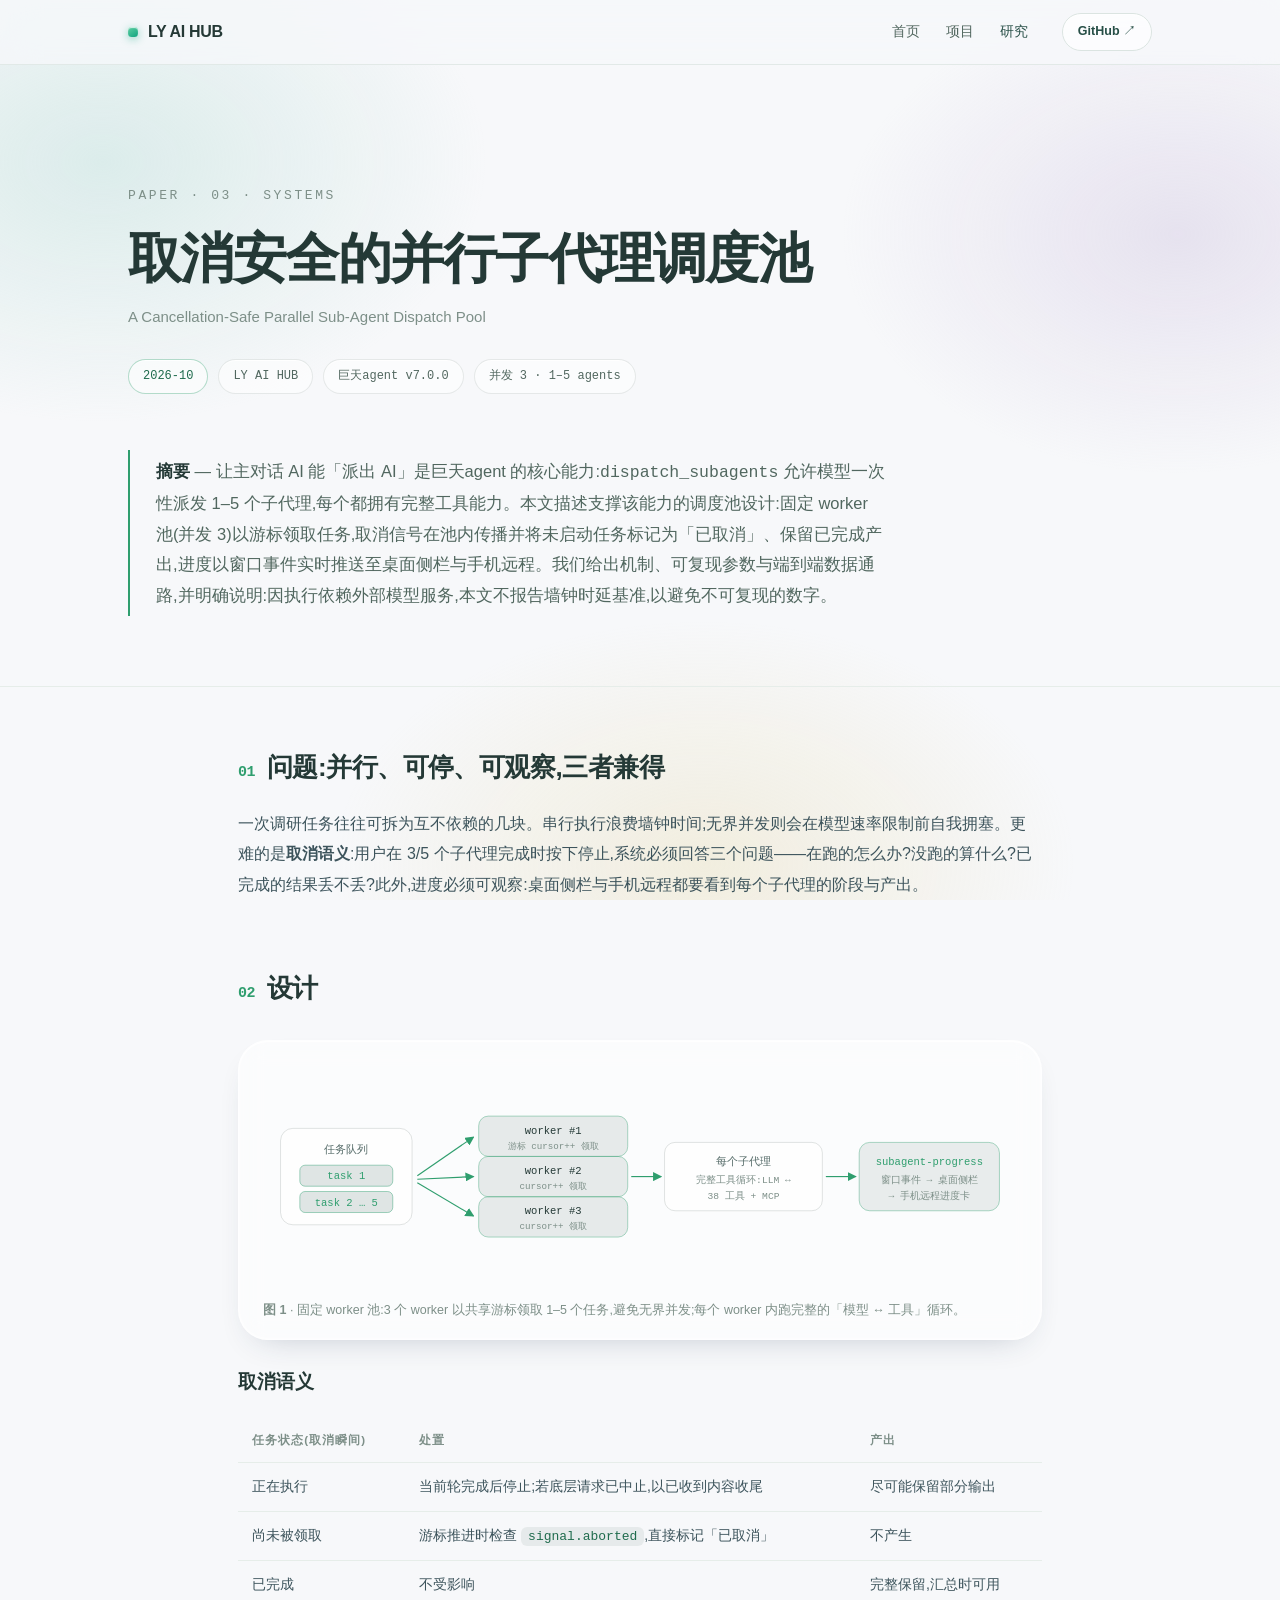
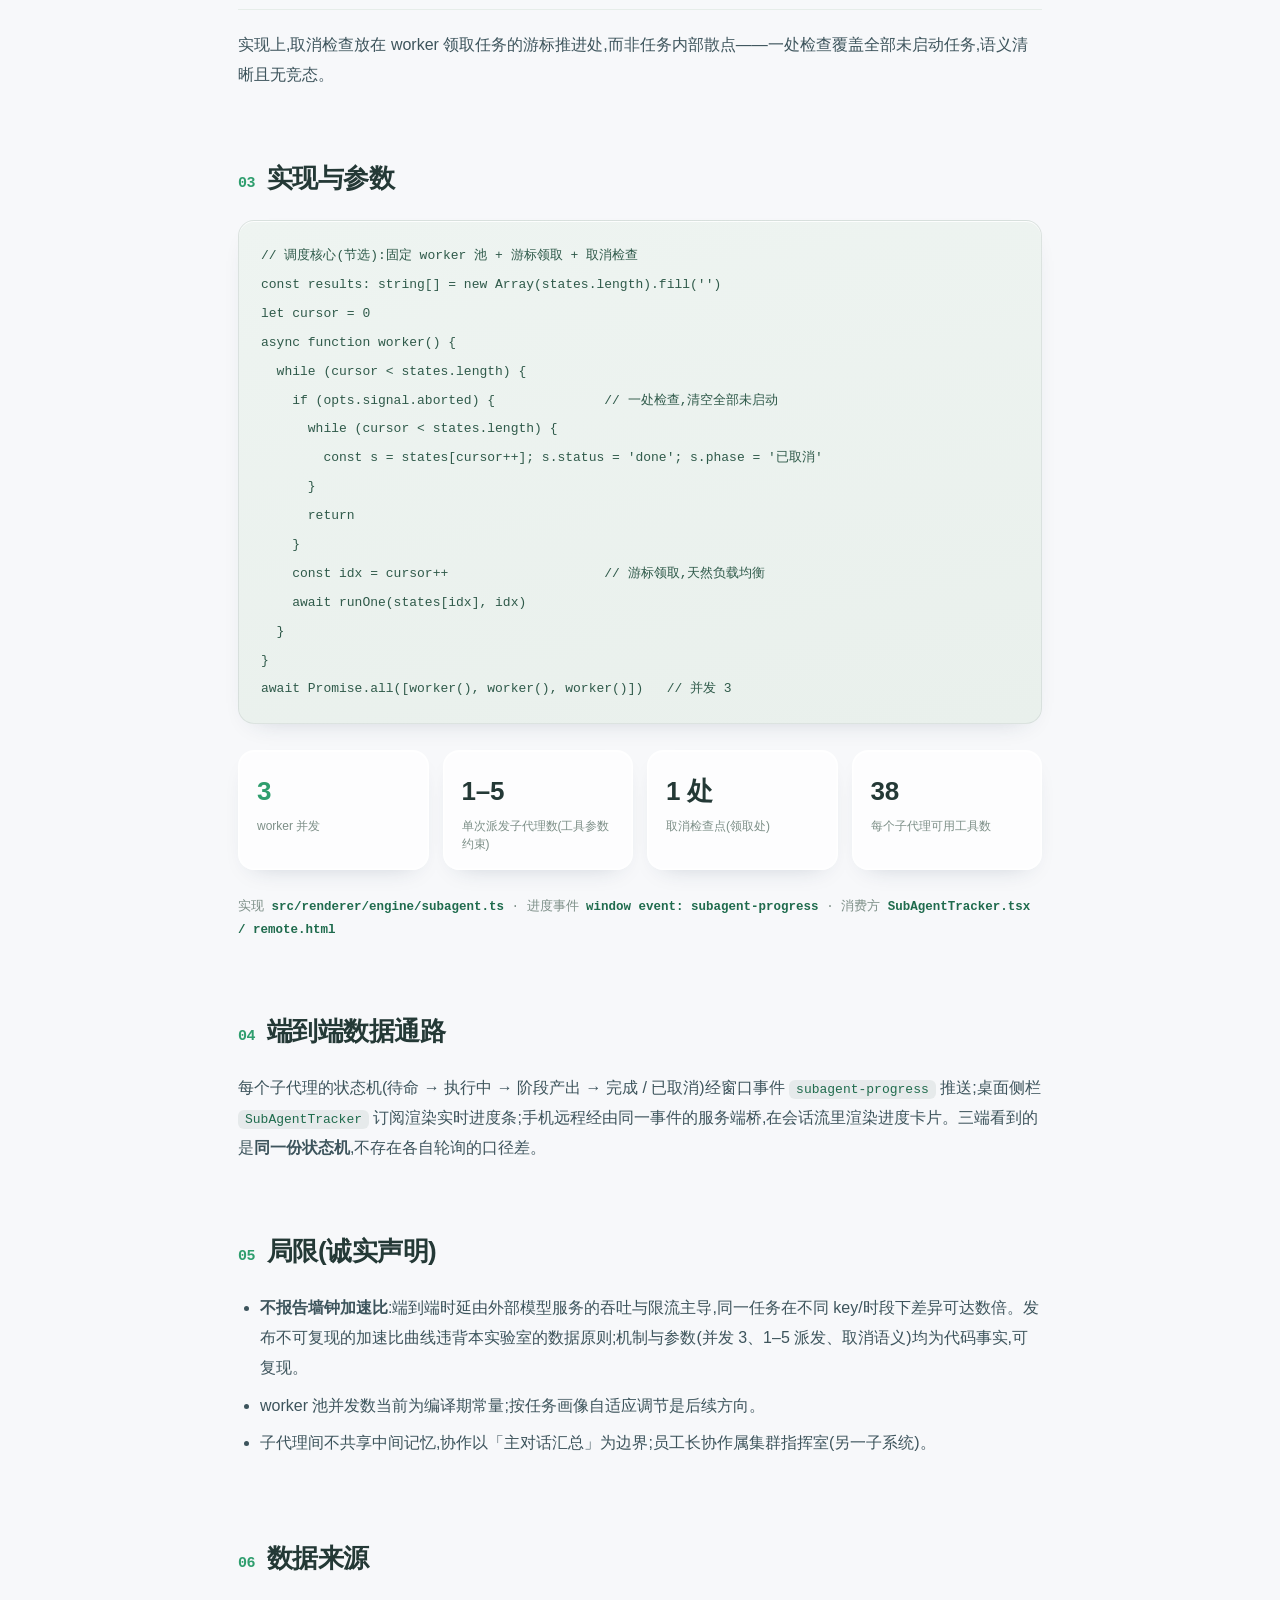
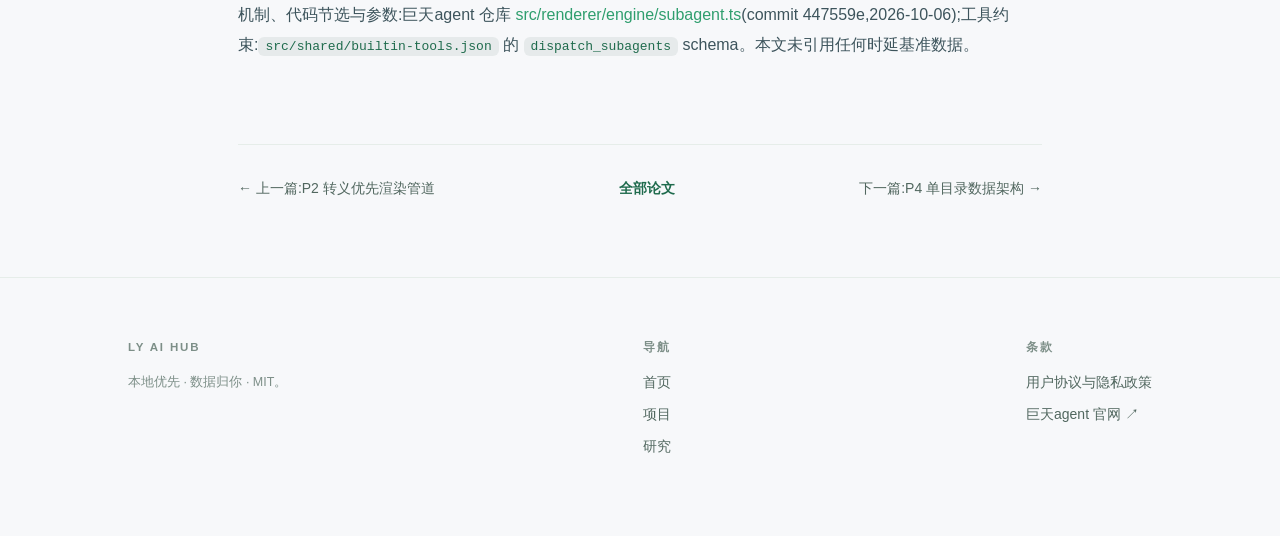
<file: research/p3-subagent-pool.html>
<!DOCTYPE html>
<html lang="zh-CN">
<head>
<meta charset="UTF-8">
<meta name="viewport" content="width=device-width, initial-scale=1">
<title>P3 · 取消安全的并行子代理调度池 — LY AI HUB</title>
<link rel="stylesheet" href="../assets/style.css">
</head>
<body>

<nav class="nav">
  <div class="nav-in">
    <a class="brand" href="../index.html"><span class="dot"></span>LY AI HUB</a>
    <div class="links">
      <a href="../index.html">首页</a>
      <a href="../projects.html">项目</a>
      <a href="../research.html" class="on">研究</a>
    </div>
    <a class="gh" href="https://github.com/deepseekv5" target="_blank" rel="noopener">GitHub ↗</a>
  </div>
</nav>

<header class="paper-hero">
  <div class="wrap">
    <span class="no">PAPER · 03 · SYSTEMS</span>
    <h1>取消安全的并行子代理调度池</h1>
    <div class="en">A Cancellation-Safe Parallel Sub-Agent Dispatch Pool</div>
    <div class="meta">
      <span class="chip g">2026-10</span>
      <span class="chip">LY AI HUB</span>
      <span class="chip">巨天agent v7.0.0</span>
      <span class="chip">并发 3 · 1–5 agents</span>
    </div>
    <div class="abstract">
      <b>摘要</b> — 让主对话 AI 能「派出 AI」是巨天agent 的核心能力:<code>dispatch_subagents</code> 允许模型一次性派发 1–5 个子代理,每个都拥有完整工具能力。本文描述支撑该能力的调度池设计:固定 worker 池(并发 3)以游标领取任务,取消信号在池内传播并将未启动任务标记为「已取消」、保留已完成产出,进度以窗口事件实时推送至桌面侧栏与手机远程。我们给出机制、可复现参数与端到端数据通路,并明确说明:因执行依赖外部模型服务,本文不报告墙钟时延基准,以避免不可复现的数字。
    </div>
  </div>
</header>

<article class="paper">
  <div class="wrap">

    <section>
      <h2><span class="idx">01</span>问题:并行、可停、可观察,三者兼得</h2>
      <p>一次调研任务往往可拆为互不依赖的几块。串行执行浪费墙钟时间;无界并发则会在模型速率限制前自我拥塞。更难的是<strong>取消语义</strong>:用户在 3/5 个子代理完成时按下停止,系统必须回答三个问题——在跑的怎么办?没跑的算什么?已完成的结果丢不丢?此外,进度必须可观察:桌面侧栏与手机远程都要看到每个子代理的阶段与产出。</p>
    </section>

    <section>
      <h2><span class="idx">02</span>设计</h2>
      <figure class="fig">
      <svg viewBox="0 0 860 250" role="img" aria-label="worker 池示意">
        <defs><marker id="ar" markerWidth="8" markerHeight="8" refX="7" refY="4" orient="auto"><path d="M0,0 L8,4 L0,8 z" fill="#2f9e6e"/></marker></defs>
        <g font-family="Menlo,monospace" font-size="12">
          <rect x="20" y="70" width="150" height="110" rx="14" fill="rgba(255,255,255,0.55)" stroke="rgba(36,57,54,0.16)"/>
          <text x="95" y="98" fill="#556b68" text-anchor="middle">任务队列</text>
          <rect x="42" y="112" width="106" height="24" rx="6" fill="rgba(39,79,71,0.14)" stroke="rgba(47,158,110,0.5)"/>
          <text x="95" y="128" fill="#2f9e6e" text-anchor="middle">task 1</text>
          <rect x="42" y="142" width="106" height="24" rx="6" fill="rgba(39,79,71,0.14)" stroke="rgba(47,158,110,0.5)"/>
          <text x="95" y="158" fill="#2f9e6e" text-anchor="middle">task 2 … 5</text>
          <line x1="176" y1="124" x2="240" y2="80"  stroke="#2f9e6e" stroke-width="1.3" marker-end="url(#ar)"/>
          <line x1="176" y1="128" x2="240" y2="125" stroke="#2f9e6e" stroke-width="1.3" marker-end="url(#ar)"/>
          <line x1="176" y1="132" x2="240" y2="170" stroke="#2f9e6e" stroke-width="1.3" marker-end="url(#ar)"/>
          <g>
            <rect x="246" y="56"  width="170" height="46" rx="11" fill="rgba(39,79,71,0.1)" stroke="rgba(47,158,110,0.45)"/>
            <text x="331" y="76"  fill="#243936" text-anchor="middle">worker #1</text>
            <text x="331" y="93"  fill="#7d8f88" text-anchor="middle" font-size="10.5">游标 cursor++ 领取</text>
            <rect x="246" y="102" width="170" height="46" rx="11" fill="rgba(39,79,71,0.1)" stroke="rgba(47,158,110,0.45)"/>
            <text x="331" y="122" fill="#243936" text-anchor="middle">worker #2</text>
            <text x="331" y="139" fill="#7d8f88" text-anchor="middle" font-size="10.5">cursor++ 领取</text>
            <rect x="246" y="148" width="170" height="46" rx="11" fill="rgba(39,79,71,0.1)" stroke="rgba(47,158,110,0.45)"/>
            <text x="331" y="168" fill="#243936" text-anchor="middle">worker #3</text>
            <text x="331" y="185" fill="#7d8f88" text-anchor="middle" font-size="10.5">cursor++ 领取</text>
          </g>
          <line x1="420" y1="125" x2="454" y2="125" stroke="#2f9e6e" stroke-width="1.3" marker-end="url(#ar)"/>
          <rect x="458" y="86" width="180" height="78" rx="12" fill="rgba(255,255,255,0.55)" stroke="rgba(36,57,54,0.16)"/>
          <text x="548" y="112" fill="#556b68" text-anchor="middle">每个子代理</text>
          <text x="548" y="132" fill="#7d8f88" text-anchor="middle" font-size="11">完整工具循环:LLM ↔</text>
          <text x="548" y="150" fill="#7d8f88" text-anchor="middle" font-size="11">38 工具 + MCP</text>
          <line x1="642" y1="125" x2="676" y2="125" stroke="#2f9e6e" stroke-width="1.3" marker-end="url(#ar)"/>
          <rect x="680" y="86" width="160" height="78" rx="12" fill="rgba(39,79,71,0.09)" stroke="rgba(47,158,110,0.45)"/>
          <text x="760" y="112" fill="#2f9e6e" text-anchor="middle">subagent-progress</text>
          <text x="760" y="132" fill="#7d8f88" text-anchor="middle" font-size="11">窗口事件 → 桌面侧栏</text>
          <text x="760" y="150" fill="#7d8f88" text-anchor="middle" font-size="11">→ 手机远程进度卡</text>
        </g>
      </svg>
      <figcaption><b>图 1</b> · 固定 worker 池:3 个 worker 以共享游标领取 1–5 个任务,避免无界并发;每个 worker 内跑完整的「模型 ↔ 工具」循环。</figcaption>
      </figure>

      <h3 style="font-size:19px;margin:26px 0 12px">取消语义</h3>
      <table>
        <thead><tr><th>任务状态(取消瞬间)</th><th>处置</th><th>产出</th></tr></thead>
        <tbody>
          <tr><td>正在执行</td><td>当前轮完成后停止;若底层请求已中止,以已收到内容收尾</td><td>尽可能保留部分输出</td></tr>
          <tr><td>尚未被领取</td><td>游标推进时检查 <code>signal.aborted</code>,直接标记「已取消」</td><td>不产生</td></tr>
          <tr><td>已完成</td><td>不受影响</td><td>完整保留,汇总时可用</td></tr>
        </tbody>
      </table>
      <p>实现上,取消检查放在 worker 领取任务的游标推进处,而非任务内部散点——一处检查覆盖全部未启动任务,语义清晰且无竞态。</p>
    </section>

    <section>
      <h2><span class="idx">03</span>实现与参数</h2>
      <pre><code>// 调度核心(节选):固定 worker 池 + 游标领取 + 取消检查
const results: string[] = new Array(states.length).fill('')
let cursor = 0
async function worker() {
  while (cursor &lt; states.length) {
    if (opts.signal.aborted) {              // 一处检查,清空全部未启动
      while (cursor &lt; states.length) {
        const s = states[cursor++]; s.status = 'done'; s.phase = '已取消'
      }
      return
    }
    const idx = cursor++                    // 游标领取,天然负载均衡
    await runOne(states[idx], idx)
  }
}
await Promise.all([worker(), worker(), worker()])   // 并发 3</code></pre>
      <div class="pmetrics">
        <div class="pm"><div class="v"><em>3</em></div><div class="k">worker 并发</div></div>
        <div class="pm"><div class="v">1–5</div><div class="k">单次派发子代理数(工具参数约束)</div></div>
        <div class="pm"><div class="v">1 处</div><div class="k">取消检查点(领取处)</div></div>
        <div class="pm"><div class="v">38</div><div class="k">每个子代理可用工具数</div></div>
      </div>
      <p class="file">实现 <b>src/renderer/engine/subagent.ts</b> · 进度事件 <b>window event: subagent-progress</b> · 消费方 <b>SubAgentTracker.tsx / remote.html</b></p>
    </section>

    <section>
      <h2><span class="idx">04</span>端到端数据通路</h2>
      <p>每个子代理的状态机(待命 → 执行中 → 阶段产出 → 完成 / 已取消)经窗口事件 <code>subagent-progress</code> 推送;桌面侧栏 <code>SubAgentTracker</code> 订阅渲染实时进度条;手机远程经由同一事件的服务端桥,在会话流里渲染进度卡片。三端看到的是<strong>同一份状态机</strong>,不存在各自轮询的口径差。</p>
    </section>

    <section>
      <h2><span class="idx">05</span>局限(诚实声明)</h2>
      <ul>
        <li><strong>不报告墙钟加速比</strong>:端到端时延由外部模型服务的吞吐与限流主导,同一任务在不同 key/时段下差异可达数倍。发布不可复现的加速比曲线违背本实验室的数据原则;机制与参数(并发 3、1–5 派发、取消语义)均为代码事实,可复现。</li>
        <li>worker 池并发数当前为编译期常量;按任务画像自适应调节是后续方向。</li>
        <li>子代理间不共享中间记忆,协作以「主对话汇总」为边界;员工长协作属集群指挥室(另一子系统)。</li>
      </ul>
    </section>

    <section>
      <h2><span class="idx">06</span>数据来源</h2>
      <p>机制、代码节选与参数:巨天agent 仓库 <a style="color:#2f9e6e" href="https://github.com/deepseekv5/jutian-agent/blob/main/src/renderer/engine/subagent.ts" target="_blank" rel="noopener">src/renderer/engine/subagent.ts</a>(commit 447559e,2026-10-06);工具约束:<code>src/shared/builtin-tools.json</code> 的 <code>dispatch_subagents</code> schema。本文未引用任何时延基准数据。</p>
    </section>

    <div class="pnav">
      <a href="p2-escape-first-rendering.html" style="text-align:left">← 上一篇:P2 转义优先渲染管道</a>
      <a class="back" href="../research.html">全部论文</a>
      <a href="p4-single-dir-data.html" style="text-align:right">下一篇:P4 单目录数据架构 →</a>
    </div>
  </div>
</article>

<footer>
  <div class="wrap">
    <div class="col"><b>LY AI HUB</b><div class="fine">本地优先 · 数据归你 · MIT。</div></div>
    <div class="col"><b>导航</b><a href="../index.html">首页</a><a href="../projects.html">项目</a><a href="../research.html">研究</a></div>
    <div class="col"><b>条款</b><a href="../legal.html">用户协议与隐私政策</a><a href="https://deepseekv5.github.io/jutian-agent/" target="_blank" rel="noopener">巨天agent 官网 ↗</a></div>
  </div>
</footer>
</body>
</html>
</file>
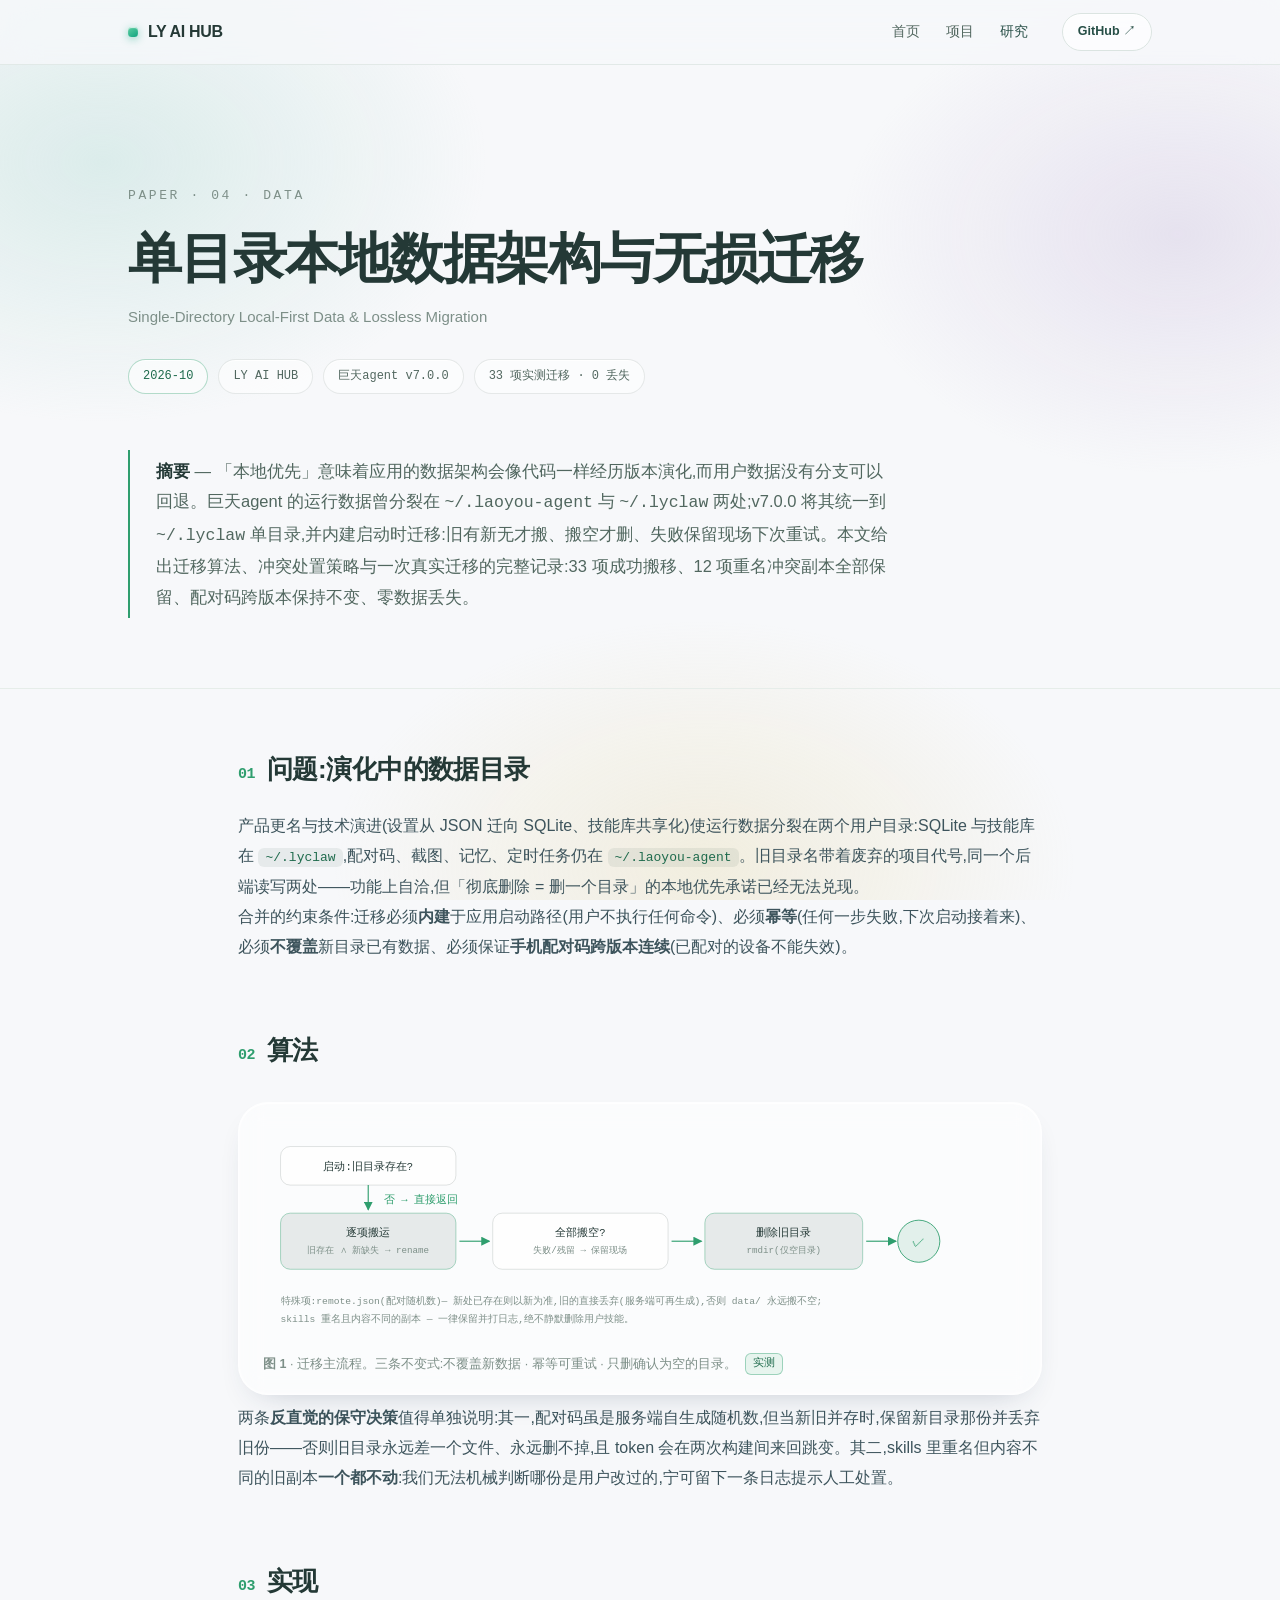
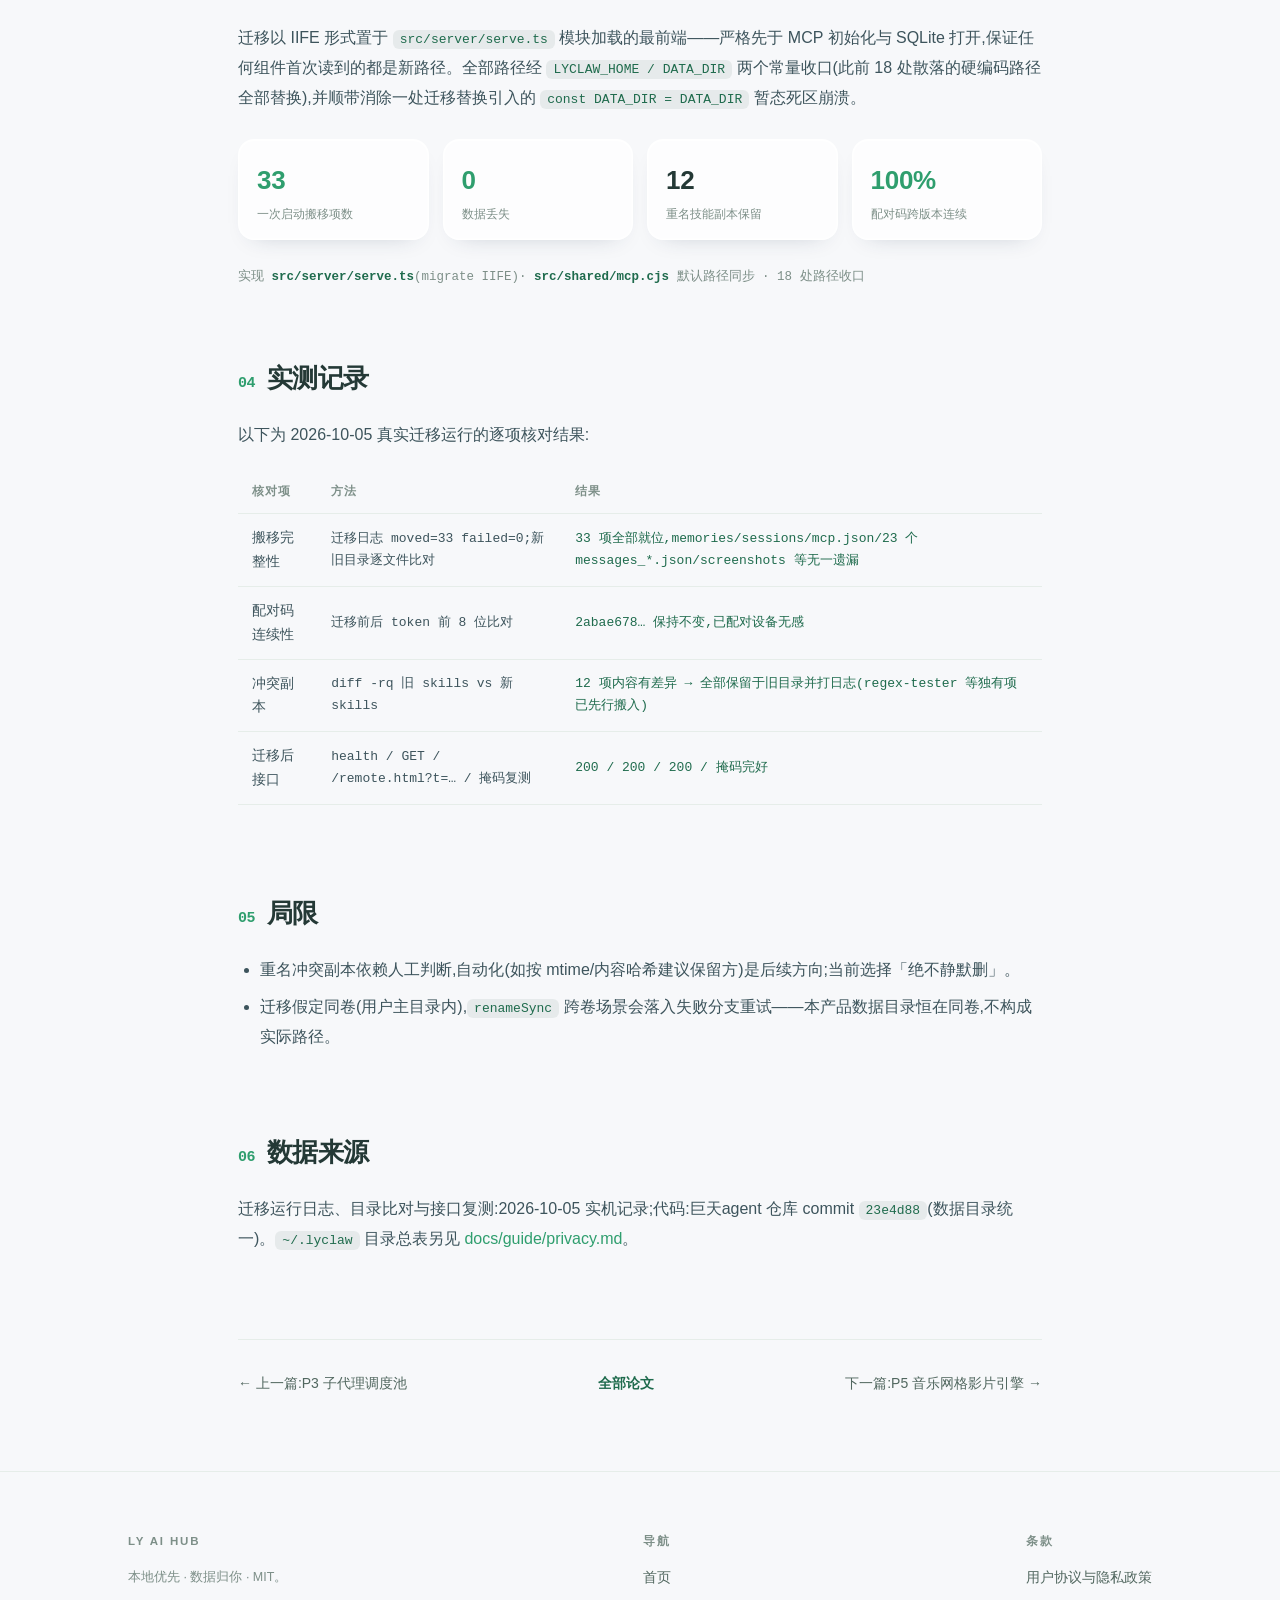
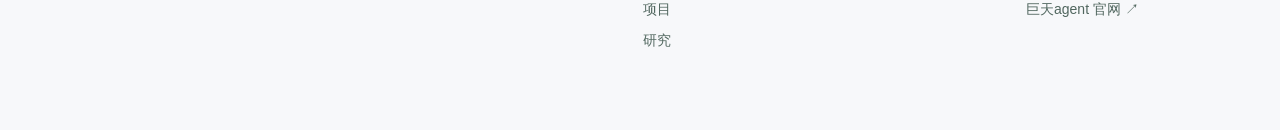
<file: research/p4-single-dir-data.html>
<!DOCTYPE html>
<html lang="zh-CN">
<head>
<meta charset="UTF-8">
<meta name="viewport" content="width=device-width, initial-scale=1">
<title>P4 · 单目录本地数据架构与无损迁移 — LY AI HUB</title>
<link rel="stylesheet" href="../assets/style.css">
</head>
<body>

<nav class="nav">
  <div class="nav-in">
    <a class="brand" href="../index.html"><span class="dot"></span>LY AI HUB</a>
    <div class="links">
      <a href="../index.html">首页</a>
      <a href="../projects.html">项目</a>
      <a href="../research.html" class="on">研究</a>
    </div>
    <a class="gh" href="https://github.com/deepseekv5" target="_blank" rel="noopener">GitHub ↗</a>
  </div>
</nav>

<header class="paper-hero">
  <div class="wrap">
    <span class="no">PAPER · 04 · DATA</span>
    <h1>单目录本地数据架构与无损迁移</h1>
    <div class="en">Single-Directory Local-First Data &amp; Lossless Migration</div>
    <div class="meta">
      <span class="chip g">2026-10</span>
      <span class="chip">LY AI HUB</span>
      <span class="chip">巨天agent v7.0.0</span>
      <span class="chip">33 项实测迁移 · 0 丢失</span>
    </div>
    <div class="abstract">
      <b>摘要</b> — 「本地优先」意味着应用的数据架构会像代码一样经历版本演化,而用户数据没有分支可以回退。巨天agent 的运行数据曾分裂在 <code>~/.laoyou-agent</code> 与 <code>~/.lyclaw</code> 两处;v7.0.0 将其统一到 <code>~/.lyclaw</code> 单目录,并内建启动时迁移:旧有新无才搬、搬空才删、失败保留现场下次重试。本文给出迁移算法、冲突处置策略与一次真实迁移的完整记录:33 项成功搬移、12 项重名冲突副本全部保留、配对码跨版本保持不变、零数据丢失。
    </div>
  </div>
</header>

<article class="paper">
  <div class="wrap">

    <section>
      <h2><span class="idx">01</span>问题:演化中的数据目录</h2>
      <p>产品更名与技术演进(设置从 JSON 迁向 SQLite、技能库共享化)使运行数据分裂在两个用户目录:SQLite 与技能库在 <code>~/.lyclaw</code>,配对码、截图、记忆、定时任务仍在 <code>~/.laoyou-agent</code>。旧目录名带着废弃的项目代号,同一个后端读写两处——功能上自洽,但「彻底删除 = 删一个目录」的本地优先承诺已经无法兑现。</p>
      <p>合并的约束条件:迁移必须<strong>内建</strong>于应用启动路径(用户不执行任何命令)、必须<strong>幂等</strong>(任何一步失败,下次启动接着来)、必须<strong>不覆盖</strong>新目录已有数据、必须保证<strong>手机配对码跨版本连续</strong>(已配对的设备不能失效)。</p>
    </section>

    <section>
      <h2><span class="idx">02</span>算法</h2>
      <figure class="fig">
      <svg viewBox="0 0 860 240" role="img" aria-label="迁移决策流">
        <defs><marker id="ar" markerWidth="8" markerHeight="8" refX="7" refY="4" orient="auto"><path d="M0,0 L8,4 L0,8 z" fill="#2f9e6e"/></marker></defs>
        <g font-family="Menlo,monospace" font-size="12">
          <rect x="20" y="20" width="200" height="44" rx="11" fill="rgba(255,255,255,0.55)" stroke="rgba(36,57,54,0.16)"/>
          <text x="120" y="47" fill="#243936" text-anchor="middle">启动:旧目录存在?</text>
          <line x1="120" y1="64" x2="120" y2="92" stroke="#2f9e6e" stroke-width="1.3" marker-end="url(#ar)"/>
          <text x="138" y="84" fill="#2f9e6e">否 → 直接返回</text>
          <rect x="20" y="96" width="200" height="64" rx="11" fill="rgba(39,79,71,0.1)" stroke="rgba(47,158,110,0.45)"/>
          <text x="120" y="122" fill="#243936" text-anchor="middle">逐项搬运</text>
          <text x="120" y="142" fill="#7d8f88" text-anchor="middle" font-size="10.5">旧存在 ∧ 新缺失 → rename</text>
          <line x1="224" y1="128" x2="258" y2="128" stroke="#2f9e6e" stroke-width="1.3" marker-end="url(#ar)"/>
          <rect x="262" y="96" width="200" height="64" rx="11" fill="rgba(255,255,255,0.55)" stroke="rgba(36,57,54,0.16)"/>
          <text x="362" y="122" fill="#243936" text-anchor="middle">全部搬空?</text>
          <text x="362" y="142" fill="#7d8f88" text-anchor="middle" font-size="10.5">失败/残留 → 保留现场</text>
          <line x1="466" y1="128" x2="500" y2="128" stroke="#2f9e6e" stroke-width="1.3" marker-end="url(#ar)"/>
          <rect x="504" y="96" width="180" height="64" rx="11" fill="rgba(39,79,71,0.1)" stroke="rgba(47,158,110,0.45)"/>
          <text x="594" y="122" fill="#243936" text-anchor="middle">删除旧目录</text>
          <text x="594" y="142" fill="#7d8f88" text-anchor="middle" font-size="10.5">rmdir(仅空目录)</text>
          <line x1="688" y1="128" x2="722" y2="128" stroke="#2f9e6e" stroke-width="1.3" marker-end="url(#ar)"/>
          <circle cx="748" cy="128" r="24" fill="rgba(47,158,110,0.12)" stroke="#2f9e6e"/>
          <text x="748" y="133" fill="#2f9e6e" text-anchor="middle" font-size="15">✓</text>
          <text x="20" y="200" fill="#7d8f88" font-size="11">特殊项:remote.json(配对随机数)— 新处已存在则以新为准,旧的直接丢弃(服务端可再生成),否则 data/ 永远搬不空;</text>
          <text x="20" y="220" fill="#7d8f88" font-size="11">skills 重名且内容不同的副本 — 一律保留并打日志,绝不静默删除用户技能。</text>
        </g>
      </svg>
      <figcaption><b>图 1</b> · 迁移主流程。三条不变式:不覆盖新数据 · 幂等可重试 · 只删确认为空的目录。<span class="badge-meas">实测</span></figcaption>
      </figure>
      <p>两条<strong>反直觉的保守决策</strong>值得单独说明:其一,配对码虽是服务端自生成随机数,但当新旧并存时,保留新目录那份并丢弃旧份——否则旧目录永远差一个文件、永远删不掉,且 token 会在两次构建间来回跳变。其二,skills 里重名但内容不同的旧副本<strong>一个都不动</strong>:我们无法机械判断哪份是用户改过的,宁可留下一条日志提示人工处置。</p>
    </section>

    <section>
      <h2><span class="idx">03</span>实现</h2>
      <p>迁移以 IIFE 形式置于 <code>src/server/serve.ts</code> 模块加载的最前端——严格先于 MCP 初始化与 SQLite 打开,保证任何组件首次读到的都是新路径。全部路径经 <code>LYCLAW_HOME / DATA_DIR</code> 两个常量收口(此前 18 处散落的硬编码路径全部替换),并顺带消除一处迁移替换引入的 <code>const DATA_DIR = DATA_DIR</code> 暂态死区崩溃。</p>
      <div class="pmetrics">
        <div class="pm"><div class="v"><em>33</em></div><div class="k">一次启动搬移项数</div></div>
        <div class="pm"><div class="v"><em>0</em></div><div class="k">数据丢失</div></div>
        <div class="pm"><div class="v">12</div><div class="k">重名技能副本保留</div></div>
        <div class="pm"><div class="v"><em>100%</em></div><div class="k">配对码跨版本连续</div></div>
      </div>
      <p class="file">实现 <b>src/server/serve.ts</b>(migrate IIFE)· <b>src/shared/mcp.cjs</b> 默认路径同步 · 18 处路径收口</p>
    </section>

    <section>
      <h2><span class="idx">04</span>实测记录</h2>
      <p>以下为 2026-10-05 真实迁移运行的逐项核对结果:</p>
      <table>
        <thead><tr><th>核对项</th><th>方法</th><th>结果</th></tr></thead>
        <tbody>
          <tr><td>搬移完整性</td><td class="mono">迁移日志 moved=33 failed=0;新旧目录逐文件比对</td><td class="ok">33 项全部就位,memories/sessions/mcp.json/23 个 messages_*.json/screenshots 等无一遗漏</td></tr>
          <tr><td>配对码连续性</td><td class="mono">迁移前后 token 前 8 位比对</td><td class="ok">2abae678… 保持不变,已配对设备无感</td></tr>
          <tr><td>冲突副本</td><td class="mono">diff -rq 旧 skills vs 新 skills</td><td class="ok">12 项内容有差异 → 全部保留于旧目录并打日志(regex-tester 等独有项已先行搬入)</td></tr>
          <tr><td>迁移后接口</td><td class="mono">health / GET / /remote.html?t=… / 掩码复测</td><td class="ok">200 / 200 / 200 / 掩码完好</td></tr>
        </tbody>
      </table>
    </section>

    <section>
      <h2><span class="idx">05</span>局限</h2>
      <ul>
        <li>重名冲突副本依赖人工判断,自动化(如按 mtime/内容哈希建议保留方)是后续方向;当前选择「绝不静默删」。</li>
        <li>迁移假定同卷(用户主目录内),<code>renameSync</code> 跨卷场景会落入失败分支重试——本产品数据目录恒在同卷,不构成实际路径。</li>
      </ul>
    </section>

    <section>
      <h2><span class="idx">06</span>数据来源</h2>
      <p>迁移运行日志、目录比对与接口复测:2026-10-05 实机记录;代码:巨天agent 仓库 commit <code>23e4d88</code>(数据目录统一)。<code>~/.lyclaw</code> 目录总表另见 <a style="color:#2f9e6e" href="https://github.com/deepseekv5/jutian-agent/blob/main/docs/guide/privacy.md" target="_blank" rel="noopener">docs/guide/privacy.md</a>。</p>
    </section>

    <div class="pnav">
      <a href="p3-subagent-pool.html" style="text-align:left">← 上一篇:P3 子代理调度池</a>
      <a class="back" href="../research.html">全部论文</a>
      <a href="p5-bpm-film-engine.html" style="text-align:right">下一篇:P5 音乐网格影片引擎 →</a>
    </div>
  </div>
</article>

<footer>
  <div class="wrap">
    <div class="col"><b>LY AI HUB</b><div class="fine">本地优先 · 数据归你 · MIT。</div></div>
    <div class="col"><b>导航</b><a href="../index.html">首页</a><a href="../projects.html">项目</a><a href="../research.html">研究</a></div>
    <div class="col"><b>条款</b><a href="../legal.html">用户协议与隐私政策</a><a href="https://deepseekv5.github.io/jutian-agent/" target="_blank" rel="noopener">巨天agent 官网 ↗</a></div>
  </div>
</footer>
</body>
</html>
</file>
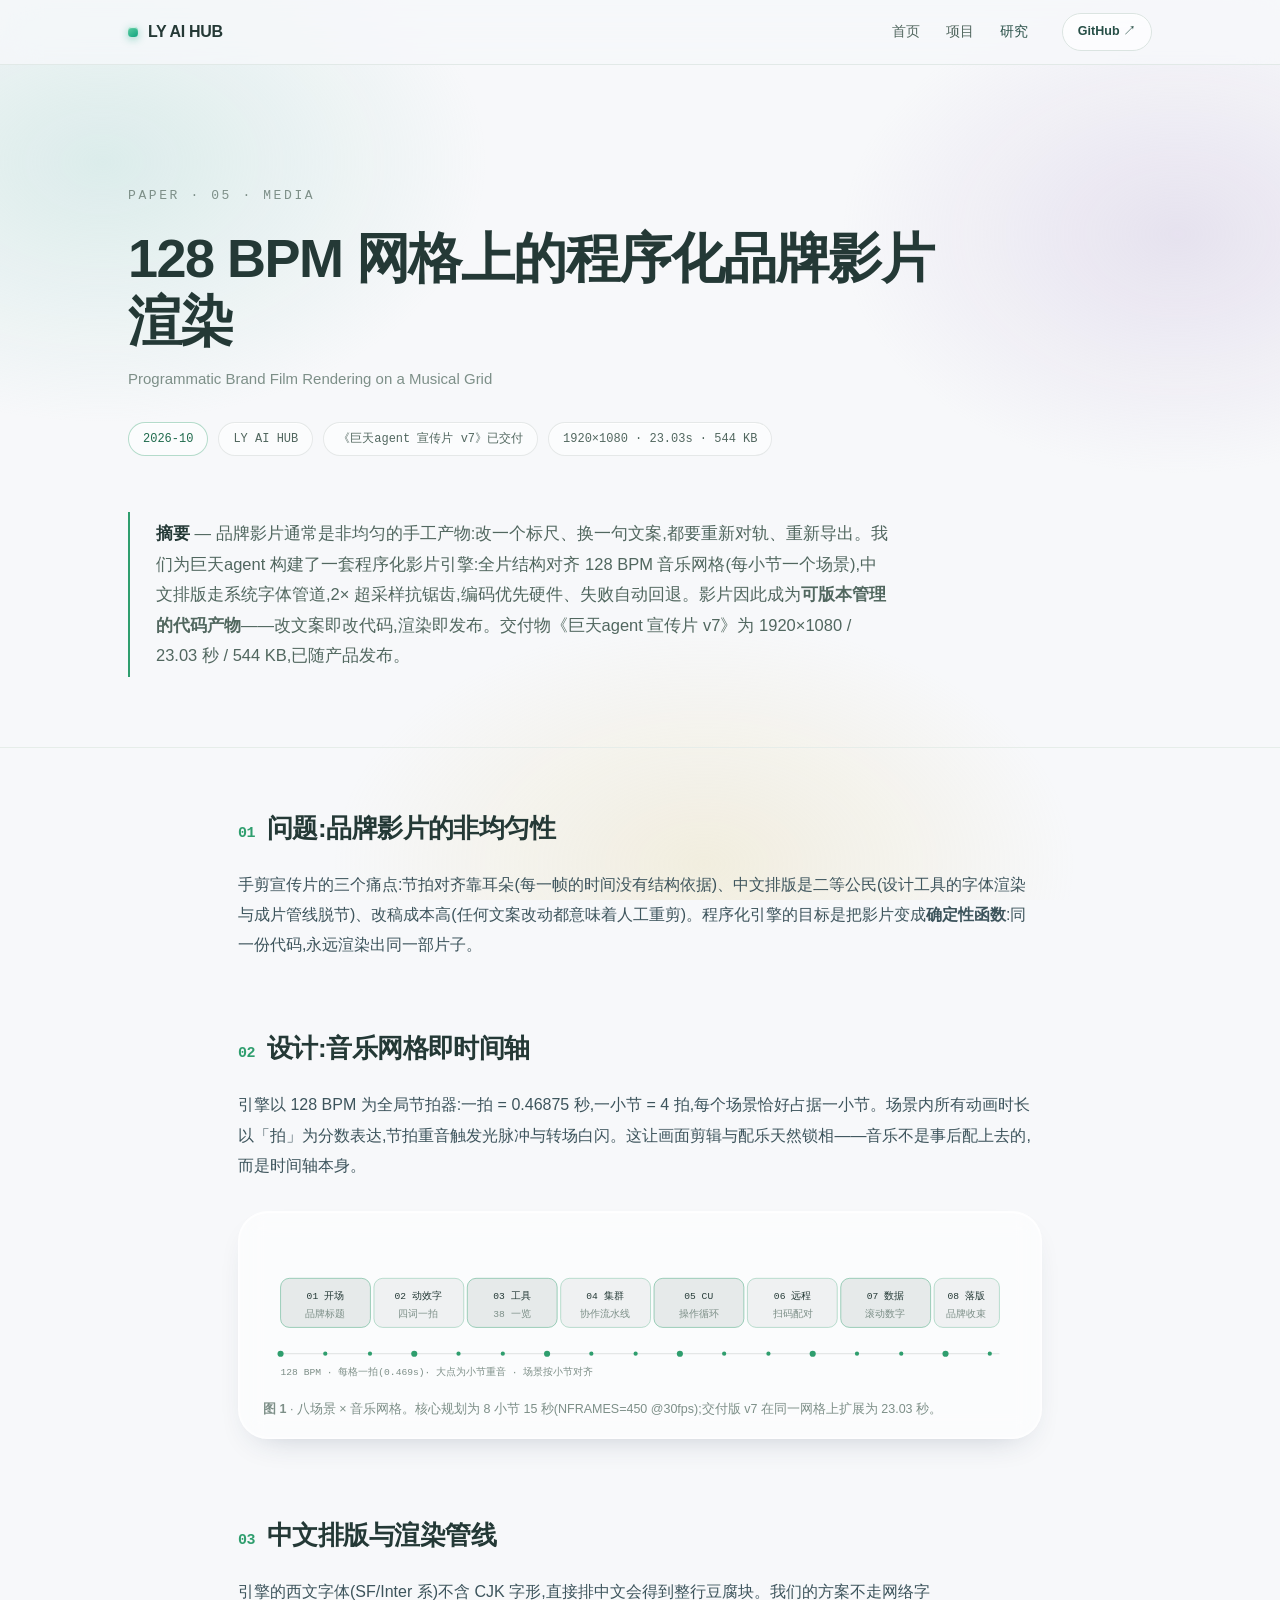
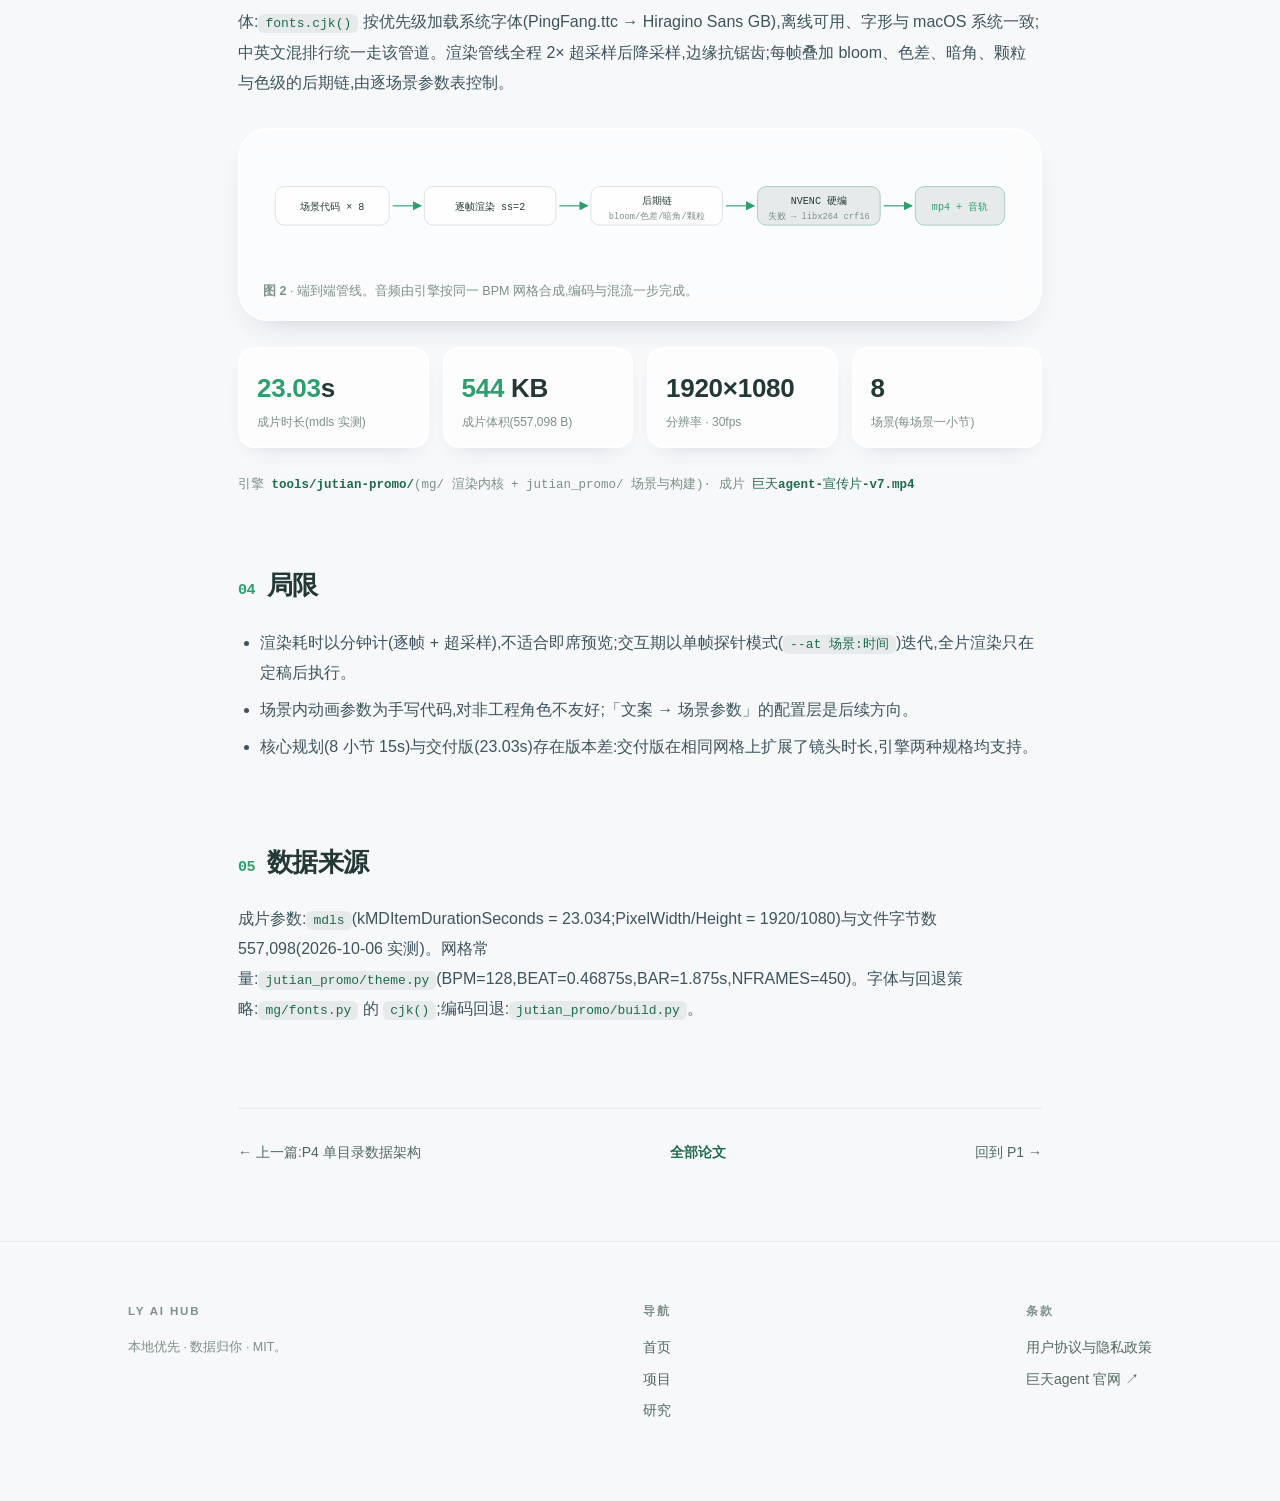
<file: research/p5-bpm-film-engine.html>
<!DOCTYPE html>
<html lang="zh-CN">
<head>
<meta charset="UTF-8">
<meta name="viewport" content="width=device-width, initial-scale=1">
<title>P5 · 128 BPM 网格上的程序化品牌影片渲染 — LY AI HUB</title>
<link rel="stylesheet" href="../assets/style.css">
</head>
<body>

<nav class="nav">
  <div class="nav-in">
    <a class="brand" href="../index.html"><span class="dot"></span>LY AI HUB</a>
    <div class="links">
      <a href="../index.html">首页</a>
      <a href="../projects.html">项目</a>
      <a href="../research.html" class="on">研究</a>
    </div>
    <a class="gh" href="https://github.com/deepseekv5" target="_blank" rel="noopener">GitHub ↗</a>
  </div>
</nav>

<header class="paper-hero">
  <div class="wrap">
    <span class="no">PAPER · 05 · MEDIA</span>
    <h1>128 BPM 网格上的程序化品牌影片渲染</h1>
    <div class="en">Programmatic Brand Film Rendering on a Musical Grid</div>
    <div class="meta">
      <span class="chip g">2026-10</span>
      <span class="chip">LY AI HUB</span>
      <span class="chip">《巨天agent 宣传片 v7》已交付</span>
      <span class="chip">1920×1080 · 23.03s · 544 KB</span>
    </div>
    <div class="abstract">
      <b>摘要</b> — 品牌影片通常是非均匀的手工产物:改一个标尺、换一句文案,都要重新对轨、重新导出。我们为巨天agent 构建了一套程序化影片引擎:全片结构对齐 128 BPM 音乐网格(每小节一个场景),中文排版走系统字体管道,2× 超采样抗锯齿,编码优先硬件、失败自动回退。影片因此成为<strong>可版本管理的代码产物</strong>——改文案即改代码,渲染即发布。交付物《巨天agent 宣传片 v7》为 1920×1080 / 23.03 秒 / 544 KB,已随产品发布。
    </div>
  </div>
</header>

<article class="paper">
  <div class="wrap">

    <section>
      <h2><span class="idx">01</span>问题:品牌影片的非均匀性</h2>
      <p>手剪宣传片的三个痛点:节拍对齐靠耳朵(每一帧的时间没有结构依据)、中文排版是二等公民(设计工具的字体渲染与成片管线脱节)、改稿成本高(任何文案改动都意味着人工重剪)。程序化引擎的目标是把影片变成<strong>确定性函数</strong>:同一份代码,永远渲染出同一部片子。</p>
    </section>

    <section>
      <h2><span class="idx">02</span>设计:音乐网格即时间轴</h2>
      <p>引擎以 128 BPM 为全局节拍器:一拍 = 0.46875 秒,一小节 = 4 拍,每个场景恰好占据一小节。场景内所有动画时长以「拍」为分数表达,节拍重音触发光脉冲与转场白闪。这让画面剪辑与配乐天然锁相——音乐不是事后配上去的,而是时间轴本身。</p>
      <figure class="fig">
      <svg viewBox="0 0 860 168" role="img" aria-label="八场景时间轴">
        <g font-family="Menlo,monospace" font-size="11">
          <rect x="20" y="46" width="102.5" height="56" rx="10" fill="rgba(39,79,71,0.1)"  stroke="rgba(47,158,110,0.5)"/>
          <rect x="126.5" y="46" width="102.5" height="56" rx="10" fill="rgba(39,79,71,0.06)" stroke="rgba(47,158,110,0.35)"/>
          <rect x="233" y="46" width="102.5" height="56" rx="10" fill="rgba(39,79,71,0.1)"  stroke="rgba(47,158,110,0.5)"/>
          <rect x="339.5" y="46" width="102.5" height="56" rx="10" fill="rgba(39,79,71,0.06)" stroke="rgba(47,158,110,0.35)"/>
          <rect x="446" y="46" width="102.5" height="56" rx="10" fill="rgba(39,79,71,0.1)"  stroke="rgba(47,158,110,0.5)"/>
          <rect x="552.5" y="46" width="102.5" height="56" rx="10" fill="rgba(39,79,71,0.06)" stroke="rgba(47,158,110,0.35)"/>
          <rect x="659" y="46" width="102.5" height="56" rx="10" fill="rgba(39,79,71,0.1)"  stroke="rgba(47,158,110,0.5)"/>
          <rect x="765.5" y="46" width="74.5" height="56" rx="10" fill="rgba(39,79,71,0.06)" stroke="rgba(47,158,110,0.35)"/>
          <text x="71"   y="70" fill="#243936" text-anchor="middle">01 开场</text>
          <text x="177"  y="70" fill="#243936" text-anchor="middle">02 动效字</text>
          <text x="284"  y="70" fill="#243936" text-anchor="middle">03 工具</text>
          <text x="390"  y="70" fill="#243936" text-anchor="middle">04 集群</text>
          <text x="497"  y="70" fill="#243936" text-anchor="middle">05 CU</text>
          <text x="604"  y="70" fill="#243936" text-anchor="middle">06 远程</text>
          <text x="710"  y="70" fill="#243936" text-anchor="middle">07 数据</text>
          <text x="802"  y="70" fill="#243936" text-anchor="middle">08 落版</text>
          <text x="71"   y="90" fill="#7d8f88" text-anchor="middle">品牌标题</text>
          <text x="177"  y="90" fill="#7d8f88" text-anchor="middle">四词一拍</text>
          <text x="284"  y="90" fill="#7d8f88" text-anchor="middle">38 一览</text>
          <text x="390"  y="90" fill="#7d8f88" text-anchor="middle">协作流水线</text>
          <text x="497"  y="90" fill="#7d8f88" text-anchor="middle">操作循环</text>
          <text x="604"  y="90" fill="#7d8f88" text-anchor="middle">扫码配对</text>
          <text x="710"  y="90" fill="#7d8f88" text-anchor="middle">滚动数字</text>
          <text x="802"  y="90" fill="#7d8f88" text-anchor="middle">品牌收束</text>
          <line x1="20" y1="132" x2="840" y2="132" stroke="rgba(36,57,54,0.16)"/>
          <g fill="#2f9e6e">
            <circle cx="20" cy="132" r="3.5"/><circle cx="71" cy="132" r="2.4"/><circle cx="122" cy="132" r="2.4"/>
            <circle cx="172.5" cy="132" r="3.5"/><circle cx="223" cy="132" r="2.4"/><circle cx="273.5" cy="132" r="2.4"/>
            <circle cx="324" cy="132" r="3.5"/><circle cx="374.5" cy="132" r="2.4"/><circle cx="425" cy="132" r="2.4"/>
            <circle cx="475.5" cy="132" r="3.5"/><circle cx="526" cy="132" r="2.4"/><circle cx="576.5" cy="132" r="2.4"/>
            <circle cx="627" cy="132" r="3.5"/><circle cx="677.5" cy="132" r="2.4"/><circle cx="728" cy="132" r="2.4"/>
            <circle cx="778.5" cy="132" r="3.5"/><circle cx="829" cy="132" r="2.4"/>
          </g>
          <text x="20" y="156" fill="#7d8f88">128 BPM · 每格一拍(0.469s)· 大点为小节重音 · 场景按小节对齐</text>
        </g>
      </svg>
      <figcaption><b>图 1</b> · 八场景 × 音乐网格。核心规划为 8 小节 15 秒(NFRAMES=450 @30fps);交付版 v7 在同一网格上扩展为 23.03 秒。</figcaption>
      </figure>
    </section>

    <section>
      <h2><span class="idx">03</span>中文排版与渲染管线</h2>
      <p>引擎的西文字体(SF/Inter 系)不含 CJK 字形,直接排中文会得到整行豆腐块。我们的方案不走网络字体:<code>fonts.cjk()</code> 按优先级加载系统字体(PingFang.ttc → Hiragino Sans GB),离线可用、字形与 macOS 系统一致;中英文混排行统一走该管道。渲染管线全程 2× 超采样后降采样,边缘抗锯齿;每帧叠加 bloom、色差、暗角、颗粒与色级的后期链,由逐场景参数表控制。</p>
      <figure class="fig">
      <svg viewBox="0 0 860 128" role="img" aria-label="渲染管线">
        <defs><marker id="ar" markerWidth="8" markerHeight="8" refX="7" refY="4" orient="auto"><path d="M0,0 L8,4 L0,8 z" fill="#2f9e6e"/></marker></defs>
        <g font-family="Menlo,monospace" font-size="11.5">
          <rect x="14" y="36" width="130" height="44" rx="10" fill="rgba(255,255,255,0.55)" stroke="rgba(36,57,54,0.16)"/>
          <text x="79" y="63" fill="#243936" text-anchor="middle">场景代码 × 8</text>
          <line x1="148" y1="58" x2="180" y2="58" stroke="#2f9e6e" stroke-width="1.3" marker-end="url(#ar)"/>
          <rect x="184" y="36" width="150" height="44" rx="10" fill="rgba(255,255,255,0.55)" stroke="rgba(36,57,54,0.16)"/>
          <text x="259" y="63" fill="#243936" text-anchor="middle">逐帧渲染 ss=2</text>
          <line x1="338" y1="58" x2="370" y2="58" stroke="#2f9e6e" stroke-width="1.3" marker-end="url(#ar)"/>
          <rect x="374" y="36" width="150" height="44" rx="10" fill="rgba(255,255,255,0.55)" stroke="rgba(36,57,54,0.16)"/>
          <text x="449" y="56" fill="#243936" text-anchor="middle">后期链</text>
          <text x="449" y="73" fill="#7d8f88" text-anchor="middle" font-size="10">bloom/色差/暗角/颗粒</text>
          <line x1="528" y1="58" x2="560" y2="58" stroke="#2f9e6e" stroke-width="1.3" marker-end="url(#ar)"/>
          <rect x="564" y="36" width="140" height="44" rx="10" fill="rgba(39,79,71,0.1)" stroke="rgba(47,158,110,0.45)"/>
          <text x="634" y="56" fill="#243936" text-anchor="middle">NVENC 硬编</text>
          <text x="634" y="73" fill="#7d8f88" text-anchor="middle" font-size="10">失败 → libx264 crf16</text>
          <line x1="708" y1="58" x2="740" y2="58" stroke="#2f9e6e" stroke-width="1.3" marker-end="url(#ar)"/>
          <rect x="744" y="36" width="102" height="44" rx="10" fill="rgba(39,79,71,0.1)" stroke="rgba(47,158,110,0.45)"/>
          <text x="795" y="63" fill="#2f9e6e" text-anchor="middle">mp4 + 音轨</text>
        </g>
      </svg>
      <figcaption><b>图 2</b> · 端到端管线。音频由引擎按同一 BPM 网格合成,编码与混流一步完成。</figcaption>
      </figure>
      <div class="pmetrics">
        <div class="pm"><div class="v"><em>23.03</em>s</div><div class="k">成片时长(mdls 实测)</div></div>
        <div class="pm"><div class="v"><em>544</em> KB</div><div class="k">成片体积(557,098 B)</div></div>
        <div class="pm"><div class="v">1920×1080</div><div class="k">分辨率 · 30fps</div></div>
        <div class="pm"><div class="v">8</div><div class="k">场景(每场景一小节)</div></div>
      </div>
      <p class="file">引擎 <b>tools/jutian-promo/</b>(mg/ 渲染内核 + jutian_promo/ 场景与构建)· 成片 <b>巨天agent-宣传片-v7.mp4</b></p>
    </section>

    <section>
      <h2><span class="idx">04</span>局限</h2>
      <ul>
        <li>渲染耗时以分钟计(逐帧 + 超采样),不适合即席预览;交互期以单帧探针模式(<code>--at 场景:时间</code>)迭代,全片渲染只在定稿后执行。</li>
        <li>场景内动画参数为手写代码,对非工程角色不友好;「文案 → 场景参数」的配置层是后续方向。</li>
        <li>核心规划(8 小节 15s)与交付版(23.03s)存在版本差:交付版在相同网格上扩展了镜头时长,引擎两种规格均支持。</li>
      </ul>
    </section>

    <section>
      <h2><span class="idx">05</span>数据来源</h2>
      <p>成片参数:<code>mdls</code>(kMDItemDurationSeconds = 23.034;PixelWidth/Height = 1920/1080)与文件字节数 557,098(2026-10-06 实测)。网格常量:<code>jutian_promo/theme.py</code>(BPM=128,BEAT=0.46875s,BAR=1.875s,NFRAMES=450)。字体与回退策略:<code>mg/fonts.py</code> 的 <code>cjk()</code>;编码回退:<code>jutian_promo/build.py</code>。</p>
    </section>

    <div class="pnav">
      <a href="p4-single-dir-data.html" style="text-align:left">← 上一篇:P4 单目录数据架构</a>
      <a class="back" href="../research.html">全部论文</a>
      <a href="p1-zero-trust-gateway.html" style="text-align:right">回到 P1 →</a>
    </div>
  </div>
</article>

<footer>
  <div class="wrap">
    <div class="col"><b>LY AI HUB</b><div class="fine">本地优先 · 数据归你 · MIT。</div></div>
    <div class="col"><b>导航</b><a href="../index.html">首页</a><a href="../projects.html">项目</a><a href="../research.html">研究</a></div>
    <div class="col"><b>条款</b><a href="../legal.html">用户协议与隐私政策</a><a href="https://deepseekv5.github.io/jutian-agent/" target="_blank" rel="noopener">巨天agent 官网 ↗</a></div>
  </div>
</footer>
</body>
</html>
</file>
<file: assets/style.css>
/* LY AI HUB — liquid glass design system
   学习自「液态玻璃」展示稿:亮色纸面 + 玻璃拟态面板 + 白色 inset 高光 +
   大圆角 + 弹簧曲线。所有数字均为实测,来源见各论文页脚。 */

:root {
  --bg: #f7f8fa;
  --ink: #243936;
  --ink-2: #51675f;
  --ink-3: #7d8f88;
  --line: #dbe4e1;
  --line-soft: #e6ede9;
  --green: #10a37f;
  --green-2: #2f9e6e;
  --green-deep: #274f47;
  --green-ink: #1f6b4d;
  --glass: rgba(255, 255, 255, 0.55);
  --glass-strong: rgba(255, 255, 255, 0.72);
  --glass-hi: inset 0 1px 0 rgba(255, 255, 255, 0.9), inset 0 0 0 1px rgba(255, 255, 255, 0.4);
  --glass-shadow: 0 14px 34px -20px rgba(33, 53, 82, 0.30);
  --r-panel: 30px;
  --r-card: 20px;
  --max: 1080px;
  --spring: cubic-bezier(0.16, 1, 0.3, 1);
  --font: -apple-system, BlinkMacSystemFont, "SF Pro Display", "PingFang SC",
    "Helvetica Neue", "Segoe UI", sans-serif;
  --mono: "SF Mono", ui-monospace, "JetBrains Mono", Menlo, monospace;
}

* { margin: 0; padding: 0; box-sizing: border-box; }
html { scroll-behavior: smooth; }

body {
  background: var(--bg);
  color: var(--ink);
  font-family: var(--font);
  font-size: 17px;
  line-height: 1.7;
  -webkit-font-smoothing: antialiased;
  text-rendering: optimizeLegibility;
  position: relative;
}

/* 柔和色场:薄荷 / 薰衣草 / 暖沙,玻璃面板浮在其上 */
body::before {
  content: ""; position: fixed; inset: 0; z-index: -1; pointer-events: none;
  background:
    radial-gradient(ellipse 620px 420px at 8% 18%, rgba(182, 220, 214, 0.42), transparent 62%),
    radial-gradient(ellipse 560px 400px at 92% 26%, rgba(199, 185, 219, 0.34), transparent 60%),
    radial-gradient(ellipse 640px 420px at 55% 96%, rgba(229, 214, 161, 0.30), transparent 58%);
}

::selection { background: rgba(47, 158, 110, 0.25); }
a { color: var(--ink); text-decoration: none; }
.wrap { max-width: var(--max); margin: 0 auto; padding: 0 28px; }

/* ── 磨砂导航 ─────────────────────────────────── */
.nav {
  position: sticky; top: 0; z-index: 50;
  background: rgba(247, 248, 250, 0.78);
  backdrop-filter: blur(18px) saturate(1.4);
  -webkit-backdrop-filter: blur(18px) saturate(1.4);
  border-bottom: 1px solid rgba(219, 228, 225, 0.75);
}
.nav-in {
  max-width: var(--max); margin: 0 auto; padding: 0 28px;
  height: 64px; display: flex; align-items: center; gap: 34px;
}
.nav .brand {
  font-weight: 650; font-size: 16px; letter-spacing: -0.02em;
  display: flex; align-items: center; gap: 10px; white-space: nowrap;
}
.nav .brand .dot {
  width: 10px; height: 10px; border-radius: 3.5px;
  background: linear-gradient(145deg, #5fd0a2, var(--green));
  box-shadow: inset 0 1px 1px rgba(255, 255, 255, 0.8), 0 2px 8px rgba(16, 163, 127, 0.45);
}
.nav .links { margin-left: auto; display: flex; gap: 26px; }
.nav .links a { color: var(--ink-2); font-size: 13.5px; font-weight: 500; transition: color 0.2s; }
.nav .links a:hover, .nav .links a.on { color: var(--green-deep); }
.nav .gh {
  font-size: 12.5px; font-weight: 550; color: var(--green-deep);
  background: rgba(255, 255, 255, 0.6); border: 1px solid var(--line);
  padding: 7px 15px; border-radius: 999px; transition: 0.2s;
  box-shadow: inset 0 1px 0 rgba(255, 255, 255, 0.9);
}
.nav .gh:hover { background: #fff; border-color: #c8d6d0; transform: translateY(-1px); }

/* ── hero ─────────────────────────────────────── */
.hero { position: relative; padding: 130px 0 110px; overflow: hidden; }
.hero .wrap { position: relative; }
.kicker {
  font-size: 12px; letter-spacing: 0.32em; text-transform: uppercase;
  color: var(--green-2); font-weight: 650; margin-bottom: 24px;
}
.hero h1 {
  font-size: clamp(48px, 7.2vw, 84px); line-height: 1.08;
  font-weight: 600; letter-spacing: -0.032em; margin-bottom: 24px;
}
.hero h1 .g {
  background: linear-gradient(105deg, #2fae7d, var(--green) 65%);
  -webkit-background-clip: text; background-clip: text; color: transparent;
}
.hero .sub {
  font-size: 20px; color: var(--ink-2); max-width: 620px;
  font-weight: 400; line-height: 1.65;
}
.hero .cta { margin-top: 42px; display: flex; gap: 13px; flex-wrap: wrap; }
.btn {
  display: inline-block; padding: 14px 27px; border-radius: 999px;
  font-size: 15px; font-weight: 600; transition: transform 0.25s var(--spring), background 0.2s, box-shadow 0.25s;
}
.btn.p { background: var(--green-deep); color: #f4fff9; box-shadow: 0 10px 24px -12px rgba(39, 79, 71, 0.55), inset 0 1px 0 rgba(255, 255, 255, 0.18); }
.btn.p:hover { background: #1d423a; transform: translateY(-2px); }
.btn.g {
  background: var(--glass); color: var(--ink);
  border: 1px solid rgba(36, 57, 54, 0.12);
  box-shadow: var(--glass-hi), var(--glass-shadow);
  backdrop-filter: blur(10px); -webkit-backdrop-filter: blur(10px);
}
.btn.g:hover { background: #fff; transform: translateY(-2px); }

/* 玻璃浮标:hero 右侧的装饰镜片 */
.hero::after {
  content: ""; position: absolute; right: 8%; top: 24%;
  width: 170px; height: 170px; border-radius: 54px;
  background: linear-gradient(150deg, rgba(255, 255, 255, 0.62), rgba(255, 255, 255, 0.18) 55%, rgba(255, 255, 255, 0.42));
  box-shadow: inset 0 1px 1px rgba(255, 255, 255, 0.95), inset 0 -10px 24px rgba(255, 255, 255, 0.28),
    inset 0 0 0 1px rgba(255, 255, 255, 0.5), 0 26px 50px -26px rgba(33, 53, 82, 0.38);
  backdrop-filter: blur(6px); -webkit-backdrop-filter: blur(6px);
  transform: rotate(9deg);
  animation: float 7s ease-in-out infinite alternate;
  pointer-events: none;
}
.hero::before {
  content: ""; position: absolute; right: calc(8% + 30px); top: calc(24% + 210px);
  width: 74px; height: 74px; border-radius: 26px;
  background: linear-gradient(150deg, rgba(255, 255, 255, 0.7), rgba(255, 255, 255, 0.25));
  box-shadow: inset 0 1px 1px rgba(255, 255, 255, 0.95), inset 0 0 0 1px rgba(255, 255, 255, 0.55),
    0 18px 34px -20px rgba(33, 53, 82, 0.35);
  transform: rotate(-7deg);
  animation: float 9s 0.8s ease-in-out infinite alternate-reverse;
  pointer-events: none;
}
@keyframes float {
  from { translate: 0 -10px; }
  to { translate: 0 14px; }
}

/* ── 指标带:玻璃砖 ───────────────────────────── */
.metrics { border-top: 1px solid var(--line-soft); border-bottom: 1px solid var(--line-soft); }
.metrics .wrap {
  display: grid; grid-template-columns: repeat(4, 1fr); gap: 16px; padding: 46px 28px;
}
.metric {
  border-radius: var(--r-card); padding: 22px 24px 18px;
  background: var(--glass); border: 1px solid rgba(255, 255, 255, 0.65);
  box-shadow: var(--glass-hi), var(--glass-shadow);
  backdrop-filter: blur(12px); -webkit-backdrop-filter: blur(12px);
}
.metric .n {
  font-size: 42px; font-weight: 650; letter-spacing: -0.02em;
  font-variant-numeric: tabular-nums; color: var(--ink);
}
.metric .n em { font-style: normal; color: var(--green-2); }
.metric .l { color: var(--ink-3); font-size: 13px; margin-top: 3px; line-height: 1.55; }

/* ── 章节 ─────────────────────────────────────── */
.sec { padding: 110px 0; }
.sec-head { margin-bottom: 50px; }
.sec-head .kicker { margin-bottom: 12px; }
.sec-head h2 {
  font-size: clamp(30px, 4.2vw, 44px); font-weight: 600;
  letter-spacing: -0.028em; line-height: 1.16;
}
.sec-head p { color: var(--ink-2); margin-top: 14px; max-width: 640px; font-size: 16px; }

/* ── 玻璃卡片 ─────────────────────────────────── */
.grid { display: grid; gap: 18px; }
.grid.c2 { grid-template-columns: 1fr 1fr; }
.grid.c3 { grid-template-columns: 1fr 1fr 1fr; }
.card {
  border-radius: var(--r-panel); padding: 30px 30px 28px;
  background: linear-gradient(160deg, rgba(255, 255, 255, 0.66), rgba(255, 255, 255, 0.38));
  border: 1px solid rgba(255, 255, 255, 0.7);
  box-shadow: var(--glass-hi), var(--glass-shadow);
  backdrop-filter: blur(14px) saturate(1.3); -webkit-backdrop-filter: blur(14px) saturate(1.3);
  transition: transform 0.35s var(--spring), box-shadow 0.35s var(--spring);
  position: relative; overflow: hidden; display: block;
}
.card:hover {
  transform: translateY(-5px);
  box-shadow: var(--glass-hi), 0 26px 48px -22px rgba(33, 53, 82, 0.38);
}
.card .tag {
  font-size: 11px; letter-spacing: 0.2em; text-transform: uppercase;
  color: var(--green-2); font-weight: 650; margin-bottom: 14px; display: block;
}
.card h3 { font-size: 21px; font-weight: 650; letter-spacing: -0.015em; margin-bottom: 10px; }
.card p { color: var(--ink-2); font-size: 14.5px; line-height: 1.75; }
.card p b { color: var(--ink); font-weight: 600; }
.card .go { display: inline-block; margin-top: 18px; font-size: 13.5px; color: var(--green-2); font-weight: 650; }
.card .meta {
  margin-top: 18px; padding-top: 15px; border-top: 1px solid rgba(219, 228, 225, 0.7);
  display: flex; gap: 14px; flex-wrap: wrap;
}
.card .meta span { font-size: 12px; color: var(--ink-3); font-family: var(--mono); }

.rcard .no {
  font-family: var(--mono); font-size: 12px; color: var(--ink-3);
  letter-spacing: 0.14em; margin-bottom: 12px; display: block;
}
.rcard h3 { font-size: 19px; line-height: 1.45; }

/* callout:薄荷玻璃 */
.callout {
  border: 1px solid rgba(47, 158, 110, 0.28); border-radius: var(--r-card);
  background: linear-gradient(150deg, rgba(82, 187, 131, 0.14), rgba(255, 255, 255, 0.4) 70%);
  box-shadow: inset 0 1px 0 rgba(255, 255, 255, 0.8), 0 10px 26px -18px rgba(39, 79, 71, 0.4);
  padding: 20px 24px; font-size: 14.5px; color: #2f5a4a; line-height: 1.8;
  backdrop-filter: blur(8px); -webkit-backdrop-filter: blur(8px);
}
.callout b { color: var(--green-deep); }

/* ── 产品窗口（hero 下方）:按应用真实布局绘制 ── */
.app-mock {
  margin-top: 76px; border-radius: var(--r-panel); overflow: hidden;
  background: rgba(255, 255, 255, 0.72);
  border: 1px solid rgba(255, 255, 255, 0.8);
  box-shadow: var(--glass-hi), 0 34px 70px -34px rgba(33, 53, 82, 0.42);
  backdrop-filter: blur(16px) saturate(1.3); -webkit-backdrop-filter: blur(16px) saturate(1.3);
}
.am-bar {
  height: 38px; display: flex; align-items: center; gap: 12px; padding: 0 16px;
  border-bottom: 1px solid rgba(219, 228, 225, 0.7); background: rgba(249, 250, 251, 0.7);
}
.am-lights { display: flex; gap: 6px; }
.am-lights i { width: 11px; height: 11px; border-radius: 50%; background: #e3e6e5; }
.am-lights i:nth-child(1) { background: #ff5f57; }
.am-lights i:nth-child(2) { background: #febc2e; }
.am-lights i:nth-child(3) { background: #28c840; }
.am-title { font-size: 12px; color: var(--ink-3); font-weight: 550; }
.am-body { display: grid; grid-template-columns: 218px 1fr; min-height: 396px; }

.am-side {
  border-right: 1px solid rgba(219, 228, 225, 0.7);
  background: rgba(249, 250, 251, 0.6); padding: 16px 12px; display: flex; flex-direction: column; gap: 14px;
}
.am-brand { font-size: 13px; font-weight: 650; display: flex; align-items: center; gap: 8px; padding: 0 6px; }
.am-dot { width: 9px; height: 9px; border-radius: 3px; background: linear-gradient(145deg, #5fd0a2, var(--green)); box-shadow: 0 2px 6px rgba(16,163,127,.4); }
.am-nav { display: flex; flex-direction: column; gap: 2px; }
.am-nav span { font-size: 12.5px; color: var(--ink-2); padding: 7px 9px; border-radius: 9px; }
.am-nav span.on { background: rgba(36, 57, 54, 0.07); color: var(--ink); font-weight: 600; }
.am-side-foot { margin-top: auto; font-size: 10.5px; color: var(--ink-3); padding: 0 6px; }

.am-main { display: flex; flex-direction: column; min-width: 0; }
.am-tabs {
  height: 40px; display: flex; align-items: center; gap: 4px; padding: 0 14px;
  border-bottom: 1px solid rgba(219, 228, 225, 0.7); font-size: 12px; color: var(--ink-3);
}
.am-tabs span { padding: 5px 11px; border-radius: 8px; }
.am-tabs span.on { background: rgba(36, 57, 54, 0.07); color: var(--ink); font-weight: 600; }
.am-tabs .plus { margin-left: 2px; opacity: 0.6; }
.am-chat { flex: 1; padding: 18px 20px; display: flex; flex-direction: column; gap: 10px; }
.am-msg { font-size: 13px; line-height: 1.75; max-width: 84%; }
.am-msg.user {
  align-self: flex-end; background: rgba(244, 244, 245, 0.9); color: var(--ink);
  padding: 9px 14px; border-radius: 14px 14px 4px 14px;
}
.am-msg.ai { color: var(--ink); }
.am-msg.ai b { font-weight: 650; }
.am-msg code { font-family: var(--mono); font-size: 12px; background: rgba(39, 79, 71, 0.08); padding: 1px 6px; border-radius: 5px; color: var(--green-ink); }
.am-tool { display: flex; align-items: center; gap: 8px; font-size: 12px; color: var(--ink-2); }
.am-tchip {
  font-family: var(--mono); font-size: 10.5px; color: var(--green-ink);
  background: rgba(82, 187, 131, 0.13); border: 1px solid rgba(47, 158, 110, 0.28);
  padding: 2px 8px; border-radius: 6px;
}
.am-ok { color: var(--green-2); font-weight: 700; }
.am-composer { padding: 0 20px 16px; }
.am-status { display: flex; align-items: center; gap: 10px; font-size: 10.5px; color: var(--ink-3); padding-bottom: 7px; font-family: var(--mono); }
.am-input {
  border: 1px solid rgba(36, 57, 54, 0.12); border-radius: 16px;
  padding: 13px 16px; font-size: 13px; color: var(--ink-3);
  background: rgba(255, 255, 255, 0.72); box-shadow: inset 0 1px 0 rgba(255, 255, 255, 0.9);
  display: flex; align-items: center;
}
.am-caret { width: 1.5px; height: 15px; background: var(--green); margin-left: 3px; animation: blink 1.15s step-end infinite; }
@keyframes blink { 50% { opacity: 0; } }

/* 模式徽章（产品窗口与模式卡片共用；色与应用内一致：办公绿 / 编程蓝） */
.am-mode, .am-chip {
  display: inline-flex; align-items: center; gap: 6px; font-size: 11px; font-weight: 600;
  padding: 4px 10px; border-radius: 999px; width: fit-content;
}
.am-mdot { width: 6px; height: 6px; border-radius: 50%; }
.am-chip.office, .am-mode.office { background: rgba(16, 163, 127, 0.1); border: 1px solid rgba(16, 163, 127, 0.32); color: #0d8f6f; }
.am-chip.office .am-mdot, .am-mode.office .am-mdot { background: #10a37f; }
.am-chip.coding, .am-mode.coding { background: rgba(37, 99, 235, 0.09); border: 1px solid rgba(37, 99, 235, 0.32); color: #2563eb; }
.am-chip.coding .am-mdot, .am-mode.coding .am-mdot { background: #2563eb; }

/* ── 双模式对比卡 ── */
.mode-card .mc-head { margin-bottom: 16px; }
.mode-card h3 { font-size: 19px; margin-bottom: 10px; }
.mc-chips { display: flex; flex-wrap: wrap; gap: 7px; margin-top: 18px; }
.mc-chips span {
  font-size: 12px; color: var(--ink-2); background: rgba(255, 255, 255, 0.62);
  border: 1px solid rgba(36, 57, 54, 0.1); padding: 5px 12px; border-radius: 999px;
  box-shadow: inset 0 1px 0 rgba(255, 255, 255, 0.85);
}

/* ── 原则卡 ── */
.card.princ h3 { display: flex; align-items: baseline; gap: 12px; font-size: 18px; }
.card.princ .pn { font-family: var(--mono); font-size: 13px; color: var(--green-2); font-weight: 650; }
.card.princ code { font-family: var(--mono); font-size: 13px; background: rgba(39, 79, 71, 0.08); padding: 1px 6px; border-radius: 5px; color: var(--green-ink); }

/* ── 论文页 ───────────────────────────────────── */
.paper-hero {
  padding: 120px 0 70px; position: relative; overflow: hidden;
  border-bottom: 1px solid var(--line-soft);
}
.paper-hero .wrap { position: relative; }
.paper-hero .no {
  font-family: var(--mono); color: var(--ink-3); font-size: 13px;
  letter-spacing: 0.2em; display: block; margin-bottom: 20px;
}
.paper-hero h1 {
  font-size: clamp(32px, 5.2vw, 54px); font-weight: 600;
  letter-spacing: -0.028em; line-height: 1.16; max-width: 840px;
}
.paper-hero .en { color: var(--ink-3); font-size: 15px; margin-top: 14px; font-weight: 500; }
.paper-hero .meta { margin-top: 30px; display: flex; gap: 10px; flex-wrap: wrap; }
.chip {
  font-size: 12px; font-family: var(--mono); color: var(--ink-2);
  background: var(--glass); border: 1px solid rgba(36, 57, 54, 0.1);
  padding: 6px 14px; border-radius: 999px;
  box-shadow: inset 0 1px 0 rgba(255, 255, 255, 0.85);
}
.chip.g { color: var(--green-ink); border-color: rgba(47, 158, 110, 0.35); }

.abstract {
  border-left: 2.5px solid var(--green-2); padding: 6px 0 6px 26px;
  margin: 56px 0 0; color: var(--ink-2); font-size: 16.5px; max-width: 760px;
  line-height: 1.85;
}
.abstract b { color: var(--ink); font-weight: 650; }

.paper .wrap { max-width: 860px; }
.paper section { padding: 52px 0 8px; }
.paper h2 {
  font-size: 26px; font-weight: 650; letter-spacing: -0.02em;
  margin-bottom: 20px; padding-top: 6px;
}
.paper h2 .idx { color: var(--green-2); font-family: var(--mono); font-size: 15px; margin-right: 12px; }
.paper p, .paper li { color: #3d545c; font-size: 16px; line-height: 1.88; }
.paper ul, .paper ol { padding-left: 22px; margin: 12px 0; }
.paper li { margin: 7px 0; }
.paper code {
  font-family: var(--mono); font-size: 13px;
  background: rgba(39, 79, 71, 0.08); padding: 2px 7px; border-radius: 6px;
  color: var(--green-ink);
}
.paper pre {
  background: linear-gradient(170deg, #eef4f1, #e9f0ec);
  border: 1px solid rgba(36, 57, 54, 0.09); border-radius: 16px;
  box-shadow: inset 0 1px 0 rgba(255, 255, 255, 0.85), 0 10px 26px -18px rgba(33, 53, 82, 0.3);
  padding: 20px 22px; overflow-x: auto; margin: 18px 0;
}
.paper pre code { background: none; padding: 0; color: #2f5a4a; line-height: 1.8; }
.paper .file { font-family: var(--mono); font-size: 12.5px; color: var(--ink-3); margin-top: 14px; }
.paper .file b { color: var(--green-ink); font-weight: 550; }

.pmetrics {
  display: grid; grid-template-columns: repeat(auto-fit, minmax(150px, 1fr));
  gap: 14px; margin: 26px 0;
}
.pmetrics .pm {
  border-radius: 16px; padding: 18px 18px 15px;
  background: var(--glass-strong); border: 1px solid rgba(255, 255, 255, 0.7);
  box-shadow: var(--glass-hi), 0 10px 24px -16px rgba(33, 53, 82, 0.28);
}
.pmetrics .pm .v { font-size: 26px; font-weight: 650; font-variant-numeric: tabular-nums; letter-spacing: -0.01em; color: var(--ink); }
.pmetrics .pm .v em { font-style: normal; color: var(--green-2); }
.pmetrics .pm .k { font-size: 12px; color: var(--ink-3); margin-top: 3px; line-height: 1.55; }

figure.fig { margin: 30px 0 8px; border-radius: var(--r-panel); padding: 26px 24px 18px; background: var(--glass); border: 1px solid rgba(255, 255, 255, 0.7); box-shadow: var(--glass-hi), var(--glass-shadow); backdrop-filter: blur(12px); -webkit-backdrop-filter: blur(12px); }
figure.fig figcaption, .fig-cap { font-size: 12.5px; color: var(--ink-3); margin-top: 14px; line-height: 1.7; }
.fig-cap b { color: var(--ink-2); font-weight: 600; }
.badge-meas {
  display: inline-block; font-size: 10.5px; font-family: var(--mono);
  color: var(--green-ink); border: 1px solid rgba(47, 158, 110, 0.4);
  background: rgba(82, 187, 131, 0.12);
  border-radius: 6px; padding: 1px 7px; margin-left: 8px; vertical-align: 2px;
}
figure svg { display: block; width: 100%; height: auto; }

.paper table { width: 100%; border-collapse: collapse; margin: 20px 0; font-size: 14px; }
.paper th, .paper td { text-align: left; padding: 12px 14px; border-bottom: 1px solid var(--line-soft); }
.paper th { color: var(--ink-3); font-weight: 600; font-size: 11.5px; letter-spacing: 0.09em; text-transform: uppercase; }
.paper td { color: #3d545c; }
.paper td.ok { color: var(--green-ink); font-family: var(--mono); font-size: 13px; }
.paper td.mono { font-family: var(--mono); font-size: 13px; }

.pnav {
  border-top: 1px solid var(--line-soft); margin-top: 76px; padding: 32px 0 16px;
  display: flex; justify-content: space-between; gap: 20px; flex-wrap: wrap;
}
.pnav a { color: var(--ink-2); font-size: 14px; font-weight: 500; }
.pnav a:hover { color: var(--green-ink); }
.pnav .back { color: var(--green-ink); font-weight: 650; }

/* ── footer ───────────────────────────────────── */
footer { border-top: 1px solid var(--line-soft); padding: 60px 0 70px; margin-top: 60px; }
footer .wrap { display: flex; justify-content: space-between; gap: 30px; flex-wrap: wrap; }
footer .col b {
  display: block; font-size: 11.5px; letter-spacing: 0.16em; text-transform: uppercase;
  color: var(--ink-3); margin-bottom: 14px; font-weight: 650;
}
footer .col a { display: block; color: var(--ink-2); font-size: 14px; margin: 8px 0; }
footer .col a:hover { color: var(--green-deep); }
footer .fine { color: var(--ink-3); font-size: 12.5px; max-width: 420px; line-height: 1.85; }

/* ── reveal(弹簧) ────────────────────────────── */
.reveal { opacity: 0; transform: translateY(22px) scale(0.99); transition: opacity 0.65s ease, transform 0.65s var(--spring); }
.reveal.in { opacity: 1; transform: none; }
@media (prefers-reduced-motion: reduce) {
  .reveal { opacity: 1; transform: none; transition: none; }
  .hero::after, .hero::before { animation: none; }
}

@media (max-width: 860px) {
  .grid.c2, .grid.c3 { grid-template-columns: 1fr; }
  .metrics .wrap { grid-template-columns: repeat(2, 1fr); }
  .hero { padding: 96px 0 80px; }
  .hero::after { width: 120px; height: 120px; border-radius: 40px; right: 5%; opacity: 0.85; }
  .hero::before { display: none; }
  .sec { padding: 80px 0; }
  /* 产品窗口：窄屏收起侧栏，只留主区，避免压缩成不可读的窄条 */
  .app-mock { margin-top: 52px; }
  .am-body { grid-template-columns: 1fr; min-height: 340px; }
  .am-side { display: none; }
}
</file>
